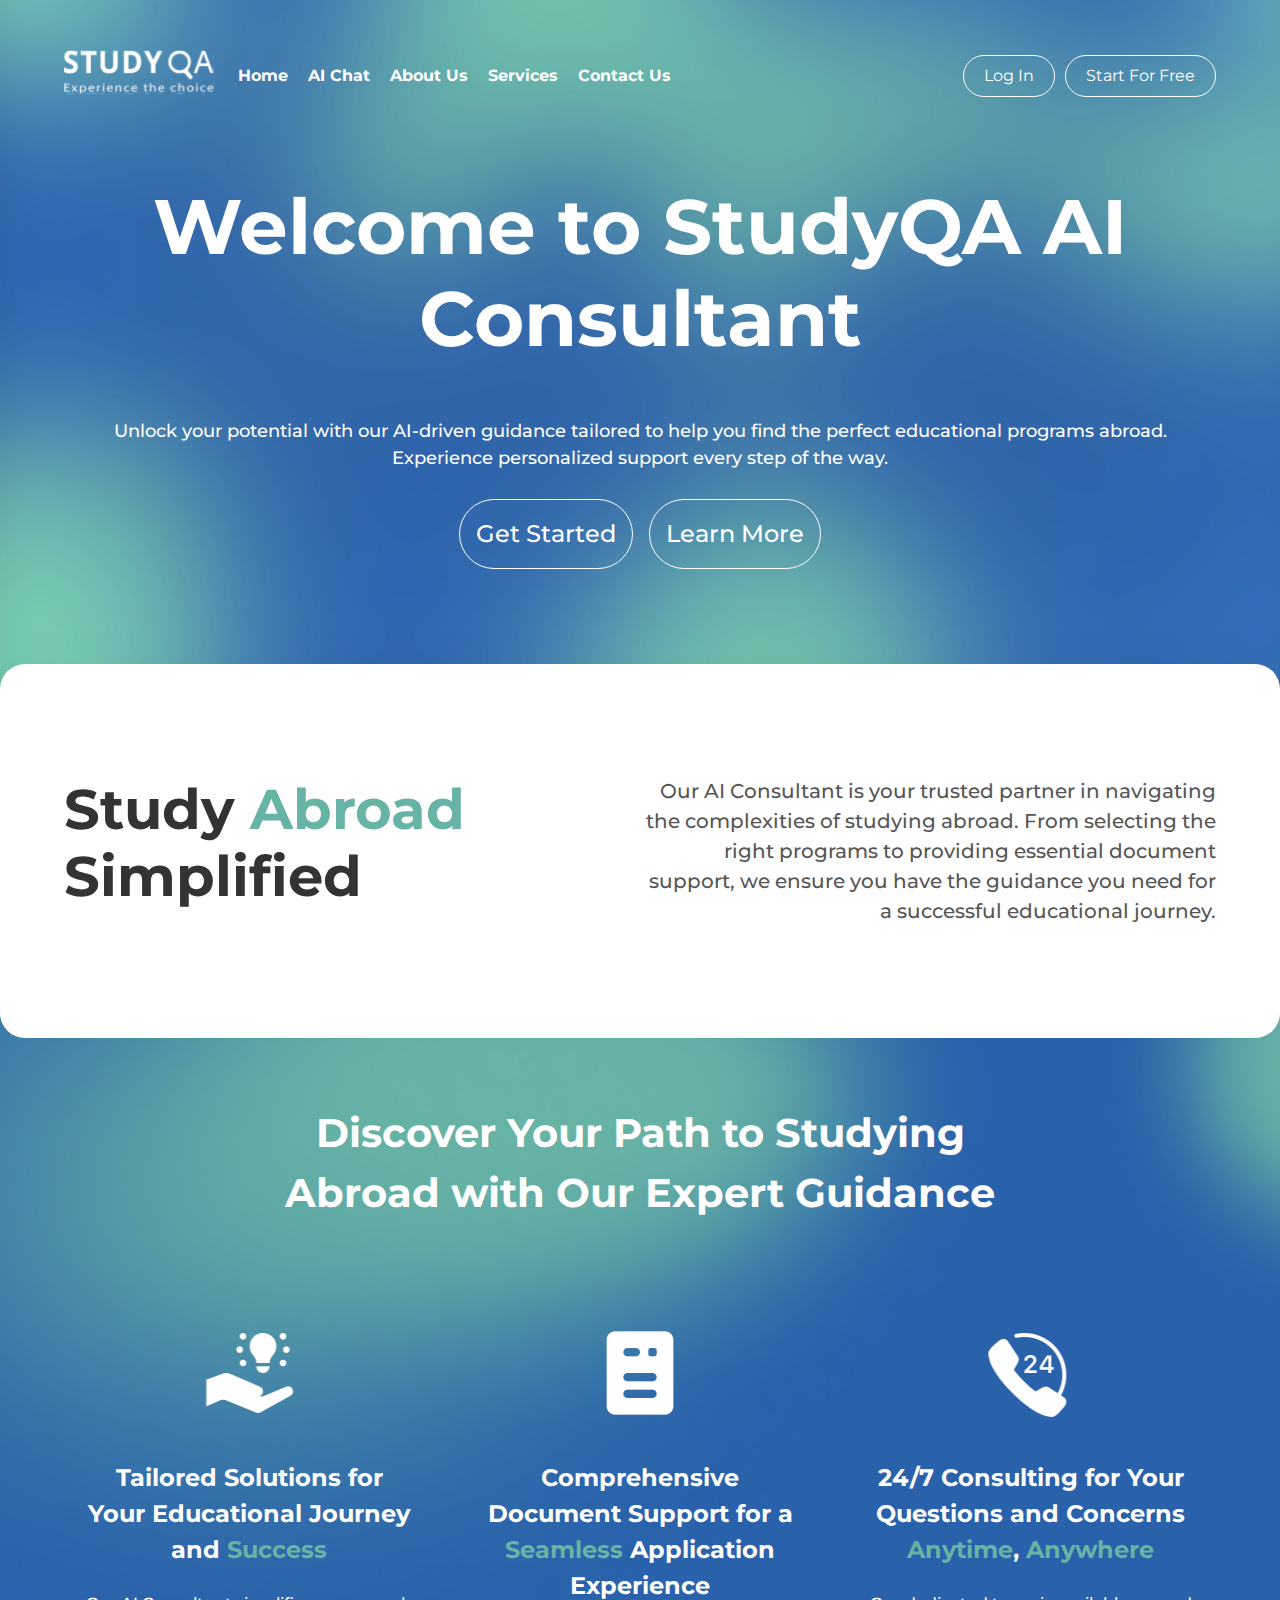
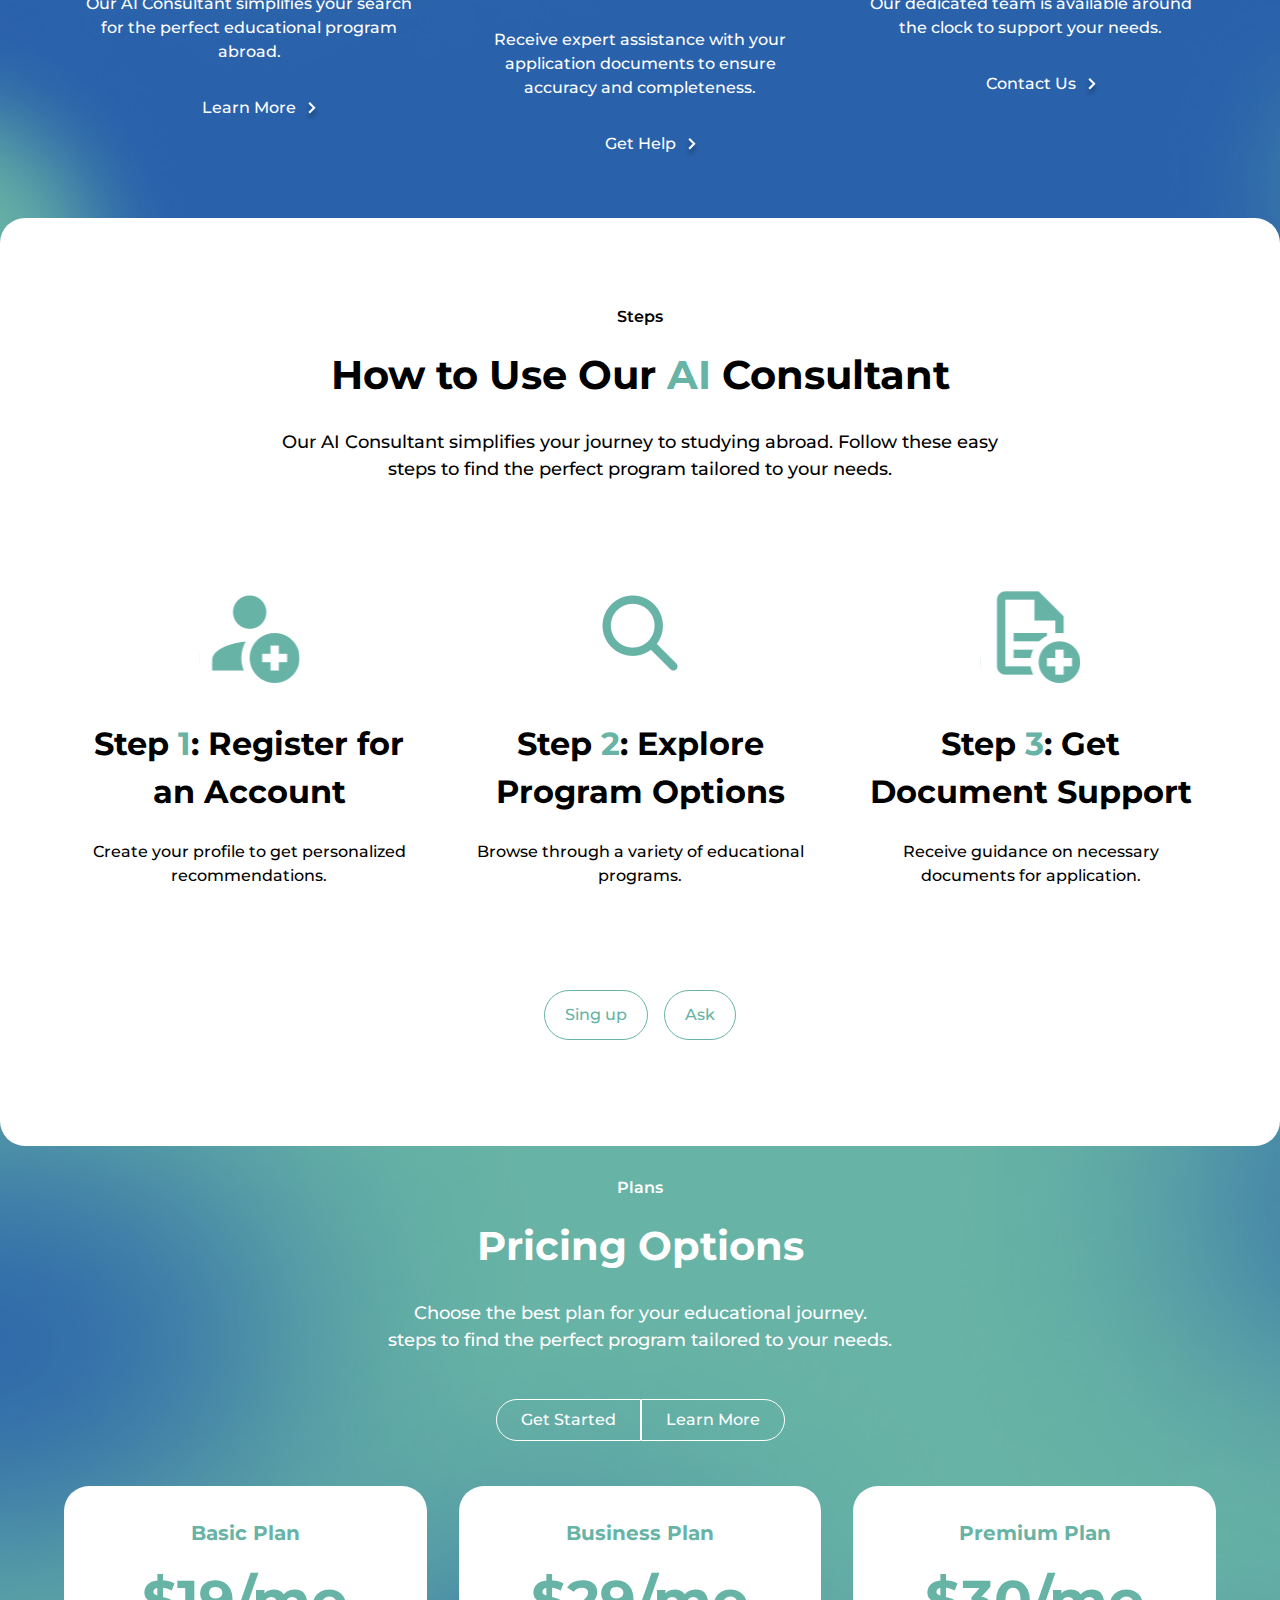
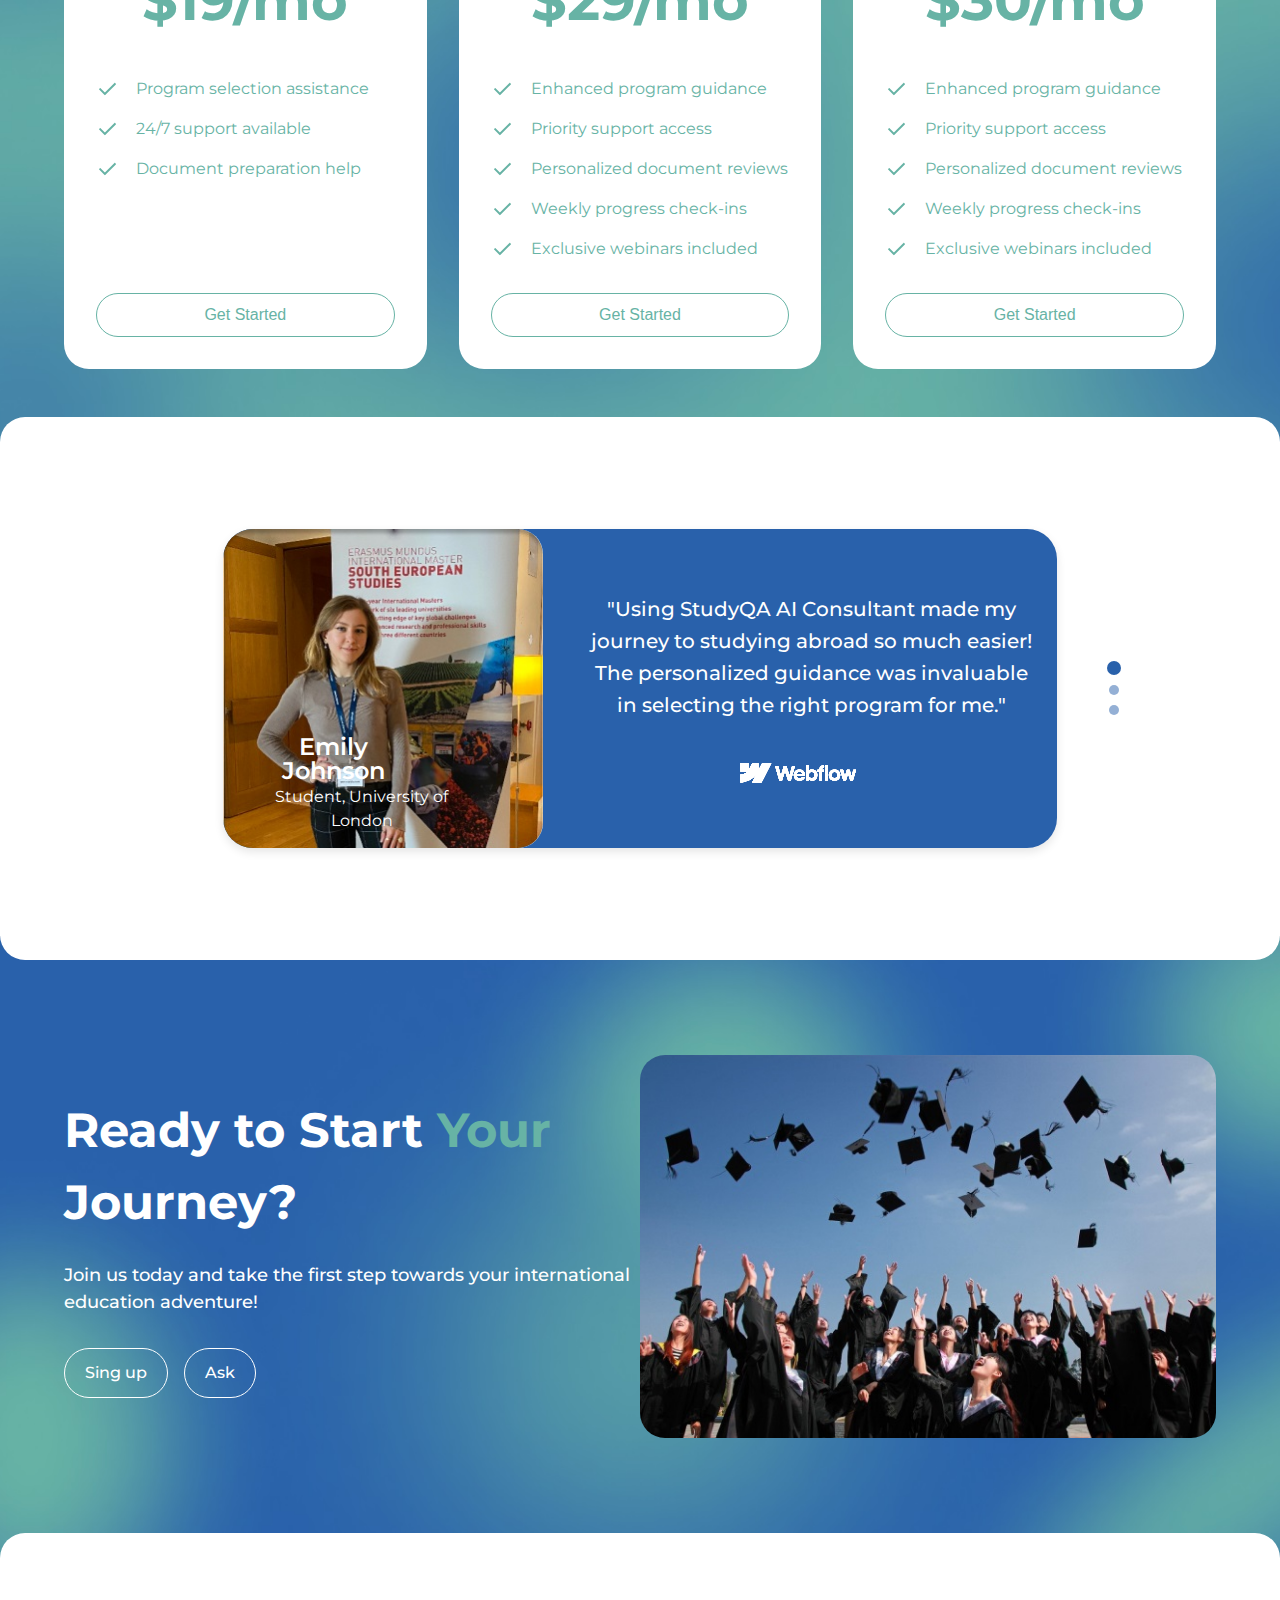
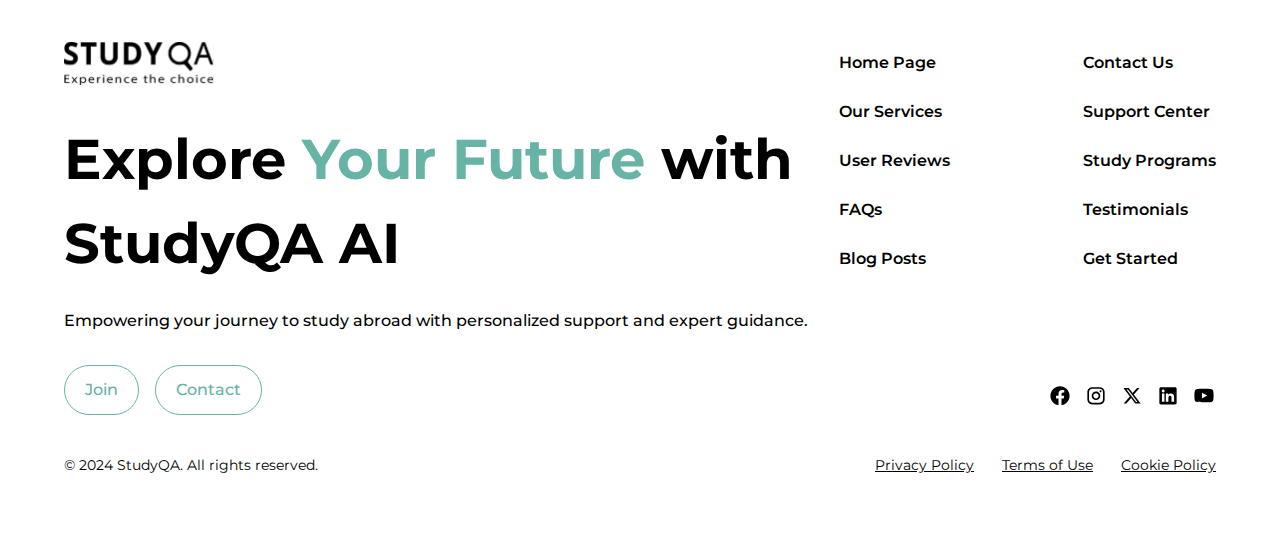
<file: index.html>
<!DOCTYPE html>
<html lang="en">
<head>
    <meta charset="UTF-8">
    <meta name="viewport" content="width=device-width, initial-scale=1.0">
    <title>Document</title>
    <link rel="stylesheet" href="mini.css">
    <link rel="stylesheet" href="fonts/fonts-mini.css">
    <script src="index.js">    </script>
</head>
<body>
    <header class="header">
      <div class="container header__inner">
        <a class="header__logo">
            <img src="img/logo.svg" alt="StudyQA" class="header__logo-img">
            <img src="img/logo_footer.svg" alt="StudyQA" class="header__logo-img-mobile">
        </a>
        <nav class="header__nav">
          <a href="#" class="header__nav-link">Home</a>
          <a href="ai_chat.html" class="header__nav-link">AI Chat</a>
          <a href="#" class="header__nav-link">About Us</a>
          <a href="services.html" class="header__nav-link">Services</a>
          <a href="#" class="header__nav-link">Contact Us</a>
        </nav>
        <div class="header__buttons">
            <p class="header__nav-text">Ready to start your journey?</p>
          <a href="registration.html" class="header__button">Log In</a>
          <a href="#" class="header__button header__button--primary">Start For Free</a>
        </div>
          <button class="header__burger header__burger-icon" type="button" data-toggle="collapse" data-target="#navbarNav" aria-controls="navbarNav" aria-expanded="false" aria-label="Toggle navigation">

                  <svg xmlns="http://www.w3.org/2000/svg" xmlns:xlink="http://www.w3.org/1999/xlink"  viewBox="0 0 17 16" >
                    <path fill-rule="evenodd"  fill="rgb(255, 255, 255)" d="M-0.000,-0.000 L17.000,-0.000 L17.000,2.000 L-0.000,2.000 L-0.000,-0.000 Z" />
                    <path fill-rule="evenodd"  fill="rgb(255, 255, 255)" d="M-0.000,7.000 L17.000,7.000 L17.000,9.000 L-0.000,9.000 L-0.000,7.000 Z"/>
                    <path fill-rule="evenodd"  fill="rgb(255, 255, 255)" d="M-0.000,14.000 L17.000,14.000 L17.000,16.000 L-0.000,16.000 L-0.000,14.000 Z"/>
                </svg>


          </button>
      </div>
    </header>
  
    <section class="hero">
      <div class="container">
        <h1 class="hero__title">Welcome to StudyQA AI Consultant</h1>
        <p class="hero__subtitle">Unlock your potential with our AI-driven guidance tailored to help you find the perfect educational programs abroad. Experience personalized support every step of the way.</p>
        <div class="hero__buttons">

          <a href="#" class="hero__button">Get Started</a>
          <a href="#" class="hero__button hero__button--secondary">Learn More</a>
        </div>
      </div>
    </section>
    <section class="section-insert section-white">
        <div class="container">
            <div class="section-insert__content">
            <h2 class="section-insert__title">Study  <b>Abroad</b> Simplified</h2>
            <p class="section-insert__description">Our AI Consultant is your trusted partner in navigating the complexities of studying abroad. From selecting the right programs to providing essential document support, we ensure you have the guidance you need for a successful educational journey.</p>
            </div>

        </div>
    </section>
    <section class="section-about">
        <div class="container">
            <h2 class="section-about__title">Discover Your Path to Studying <br>Abroad with Our Expert Guidance</h2>

            <div class="cards__content">
                <div class="card">
                    <div class="card__image">
                        <img src="img/hand_ico.svg" alt="Discover your path">
                        </div>
                    <h3 class="card__title">Tailored Solutions for Your Educational Journey and <b>Success</b> </h3>
                    <p class="card__text">Our AI Consultant simplifies your search for the perfect educational program abroad.</p>
                    <a href="#" class="card__link">Learn More</a>
                </div>
                <div class="card">
                    <div class="card__image">
                        <img src="img/list_ico.svg" alt="Discover your path">
                        </div>
                    <h3 class="card__title">Comprehensive Document Support for a  <b>Seamless</b> Application Experience</h3>
                    <p class="card__text">Receive expert assistance with your application documents to ensure accuracy and completeness.</p>
                    <a href="#" class="card__link">Get Help</a>

                </div>
                <div class="card">
                    <div class="card__image">
                        <img src="img/tel_ico.svg" alt="Discover your path">
                       </div>
                    <h3 class="card__title">24/7 Consulting for Your Questions and Concerns <b>Anytime</b>, <b>Anywhere</b></h3>
                    <p class="card__text">Our dedicated team is available around the clock to support your needs.</p>
                    <a href="#" class="card__link">Contact Us</a>
                </div>
            </div>

        </div>
    </section>
    <section class="section-steps section-white">
        <div class="container">
            <h4 class="section-steps__sub-title">Steps</h4>

            <h2 class="section-steps__title">How to Use Our <b>AI</b> Consultant</h2>
            <p class="section-steps__description">Our AI Consultant simplifies your journey to studying abroad. Follow these easy<br> steps to find the perfect program tailored to your needs.</p>
            <div class="cards__content">
                <div class="card">
                    <div class="card__image">
                        <img src="img/human_ico.svg" alt="Discover your path">
                    </div>
                    <h3 class="card__title card__title--second">Step <b>1</b>: Register for an Account</h3>
                    <p class="card__text card__text--second">Create your profile to get personalized recommendations.</p>

                </div>
                <div class="card">
                    <div class="card__image">
                        <img src="img/search_ico.svg" alt="Discover your path">
                    </div>
                    <h3 class="card__title card__title--second"> Step <b>2</b>: Explore Program Options</h3>
                    <p class="card__text card__text--second">Browse through a variety of educational programs.</p>


                </div>
                <div class="card">
                    <div class="card__image">
                        <img src="img/document_ico.svg" alt="Discover your path">
                    </div>
                    <h3 class="card__title card__title--second">Step <b>3</b>: Get Document Support</h3>
                    <p class="card__text card__text--second">Receive guidance on necessary documents for application.</p>

                </div>
            </div>
            <div class="section-steps__buttons">

                <a href="#" class="section-steps__button">Sing up</a>
                <a href="#" class="section-steps__button ">Ask</a>
            </div>
        </div>
    </section>
        <section class="section-pricing">
            <div class="container">
                <h4 class="section-pricing__sub-title">Plans</h4>
                <h2 class="section-pricing__title">Pricing Options</h2>
                <p class="section-pricing__description">Choose the best plan for your educational journey.<br> steps to find the perfect program tailored to your needs.</p>
                <div class="section-pricing__buttons">

                    <a href="#" class="section-pricing__button header__button--primary">Get Started</a>
                    <a href="#" class="section-pricing__button section-pricing__button--secondary ">Learn More</a>
                </div>
                <div class="pricing-cards__content">
                    <div class="pricing-card pricing-card__1">
                        <h3 class="pricing-card__title ">Basic Plan</h3>
                        <p class="pricing-card__price">$19/mo</p>
                        <ul class="pricing-card__list">
                            <li class="pricing-card__item">Program selection assistance</li>
                            <li class="pricing-card__item">24/7 support available</li>
                            <li class="pricing-card__item">Document preparation help</li>

                        </ul>
                        <button class="pricing-card__button">Get Started</button>

                    </div>
                    <div class="pricing-card pricing-card__2">
                        <h3 class="pricing-card__title ">Business Plan</h3>
                        <p class="pricing-card__price">$29/mo</p>
                        <ul class="pricing-card__list">
                            <li class="pricing-card__item">Enhanced program guidance</li>
                            <li class="pricing-card__item">Priority support access</li>
                            <li class="pricing-card__item">Personalized document reviews</li>
                            <li class="pricing-card__item">Weekly progress check-ins</li>
                            <li class="pricing-card__item">Exclusive webinars included</li>
                        </ul>
                        <button class="pricing-card__button">Get Started</button>

                    </div>
                    <div class="pricing-card pricing-card__3">
                        <h3 class="pricing-card__title ">Premium Plan</h3>
                        <p class="pricing-card__price">$30/mo</p>
                        <ul class="pricing-card__list">
                            <li class="pricing-card__item">Enhanced program guidance</li>
                            <li class="pricing-card__item">Priority support access</li>
                            <li class="pricing-card__item">Personalized document reviews</li>
                            <li class="pricing-card__item">Weekly progress check-ins</li>
                            <li class="pricing-card__item">Exclusive webinars included</li>
                        </ul>
                        <button class="pricing-card__button">Get Started</button>


                    </div>
                    <div class="pricing-dots">
                        <div class="pricing-dot active" ></div>
                        <div class="pricing-dot" ></div>
                        <div class="pricing-dot" ></div>
                    </div>
                </div>

            </div>
        </section>
        <section class="section-slider section-white">
            <div class="container">
                <div class="slider-container">
                    <div class="slider-images">
                        <img src="img/slide1.jpg" alt="Slide 1">
                        <img src="img/slide2.jpg" alt="Slide 2">
                        <img src="img/slide3.jpg" alt="Slide 3">

                    </div>
                    <div class="slider-texts">
                        <div class="active">
                            <h2>Emily<br> Johnson</h2>
                            <h4>Student, University of<br> London</h4>
                            <p>"Using StudyQA AI Consultant made my journey to studying abroad so much easier!
                                The personalized guidance was invaluable
                                in selecting the right program for me."</p>
                            <img src="img/webflow_ico.svg" alt="webflow_ico">
                        </div>
                        <div>
                            <h2>Emily<br> Johnson</h2>
                            <h4>Student, University of<br> London</h4>
                            <p>"Using StudyQA AI Consultant made my journey to studying abroad so much easier!
                                The personalized guidance was invaluable
                                in selecting the right program for me."</p>
                            <img src="img/webflow_ico.svg" alt="webflow_ico">
                        </div>
                        <div>
                            <h2>Emily<br> Johnson</h2>
                            <h4>Student, University of<br> London</h4>
                            <p>"Using StudyQA AI Consultant made my journey to studying abroad so much easier!
                                The personalized guidance was invaluable
                                in selecting the right program for me."</p>
                            <img src="img/webflow_ico.svg" alt="webflow_ico">
                        </div>
                    </div>
                    <div class="dots">
                        <div class="dot active" onclick="goToSlide(0)"></div>
                        <div class="dot" onclick="goToSlide(1)"></div>
                        <div class="dot" onclick="goToSlide(2)"></div>
                    </div>
                </div>
                </div>
            </div>
        </section>
    <section class="section-question">
        <div class="container">
            <div class="section-question__content">
                <div class="section-question__text-block">
                    <h2 class="section-question__title">Ready to Start <b>Your</b> Journey?</h2>
                    <p class="section-question__description">Join us today and take the first step towards your international education adventure!</p>
                    <div class="section-question__buttons">
                        <a href="#" class="section-question__button">Sing up</a>
                        <a href="#" class="section-question__button ">Ask</a>
                    </div>
                </div>
                <div class="section-question__img-block">
                    <img src="img/question_img.jpg" class="section-question__img" alt="">
                </div>

            </div>

        </div>
    </section>
    <footer class="footer">
        <div class=" container footer__container">

            <!-- Top Section -->
            <div class="footer__top">
                <div class="footer__brand">
                    <a class="footer__logo">
                        <img src="img/logo_footer.svg" alt="StudyQA" class="footer__logo-img">
                    </a>
                    <div class="footer__brand-title">Explore <b>Your Future</b> with StudyQA AI</div>
                    <div class="footer__brand-text">Empowering your journey to study abroad with personalized support and expert guidance.</div>
                    <div class="section-steps__buttons footer__buttons ">

                        <a href="#" class="section-steps__button">Join</a>
                        <a href="#" class="section-steps__button ">Contact</a>
                    </div>
                </div>
                <div class="footer__links">
                    <div class="footer__column-wrapper">
                        <div class="footer__column">
                            <a href="#" class="footer__link">Home Page</a>
                            <a href="#" class="footer__link">Our Services</a>
                            <a href="#" class="footer__link">User Reviews</a>
                            <a href="#" class="footer__link">FAQs</a>
                            <a href="#" class="footer__link">Blog Posts</a>
                        </div>
                        <div class="footer__column">
                            <a href="#" class="footer__link">Contact Us</a>
                            <a href="#" class="footer__link">Support Center</a>
                            <a href="#" class="footer__link">Study Programs</a>
                            <a href="#" class="footer__link">Testimonials</a>
                            <a href="#" class="footer__link">Get Started</a>
                        </div>
                    </div>
                    <!-- Social Media -->
                    <ul class="footer__social">
                        <li><a href="#"><img class="footer__social-icon" src="img/Facebook.svg" alt="Facebook"></a></li>
                        <li><a href="#"><img class="footer__social-icon" src="img/Instagram.svg" alt="Instagram"></a></li>
                        <li><a href="#"><img class="footer__social-icon" src="img/X.svg" alt="X"></a></li>
                        <li><a href="#"><img class="footer__social-icon" src="img/LinkedIn.svg" alt="LinkedIn"></a></li>
                        <li><a href="#"><img class="footer__social-icon" src="img/Youtube.svg" alt="Youtube"></a></li>
                    </ul>
                </div>
            </div>



            <!-- Bottom Section -->
            <div class="footer__bottom">
                <div>© 2024 StudyQA. All rights reserved.</div>
                <div>
                    <a href="#" class="footer__policy-link">Privacy Policy</a>

                    <a href="#" class="footer__policy-link">Terms of Use</a>

                    <a href="#" class="footer__policy-link">Cookie Policy</a>
                </div>
            </div>

        </div>
    </footer>

  </body>
</html>
</file>
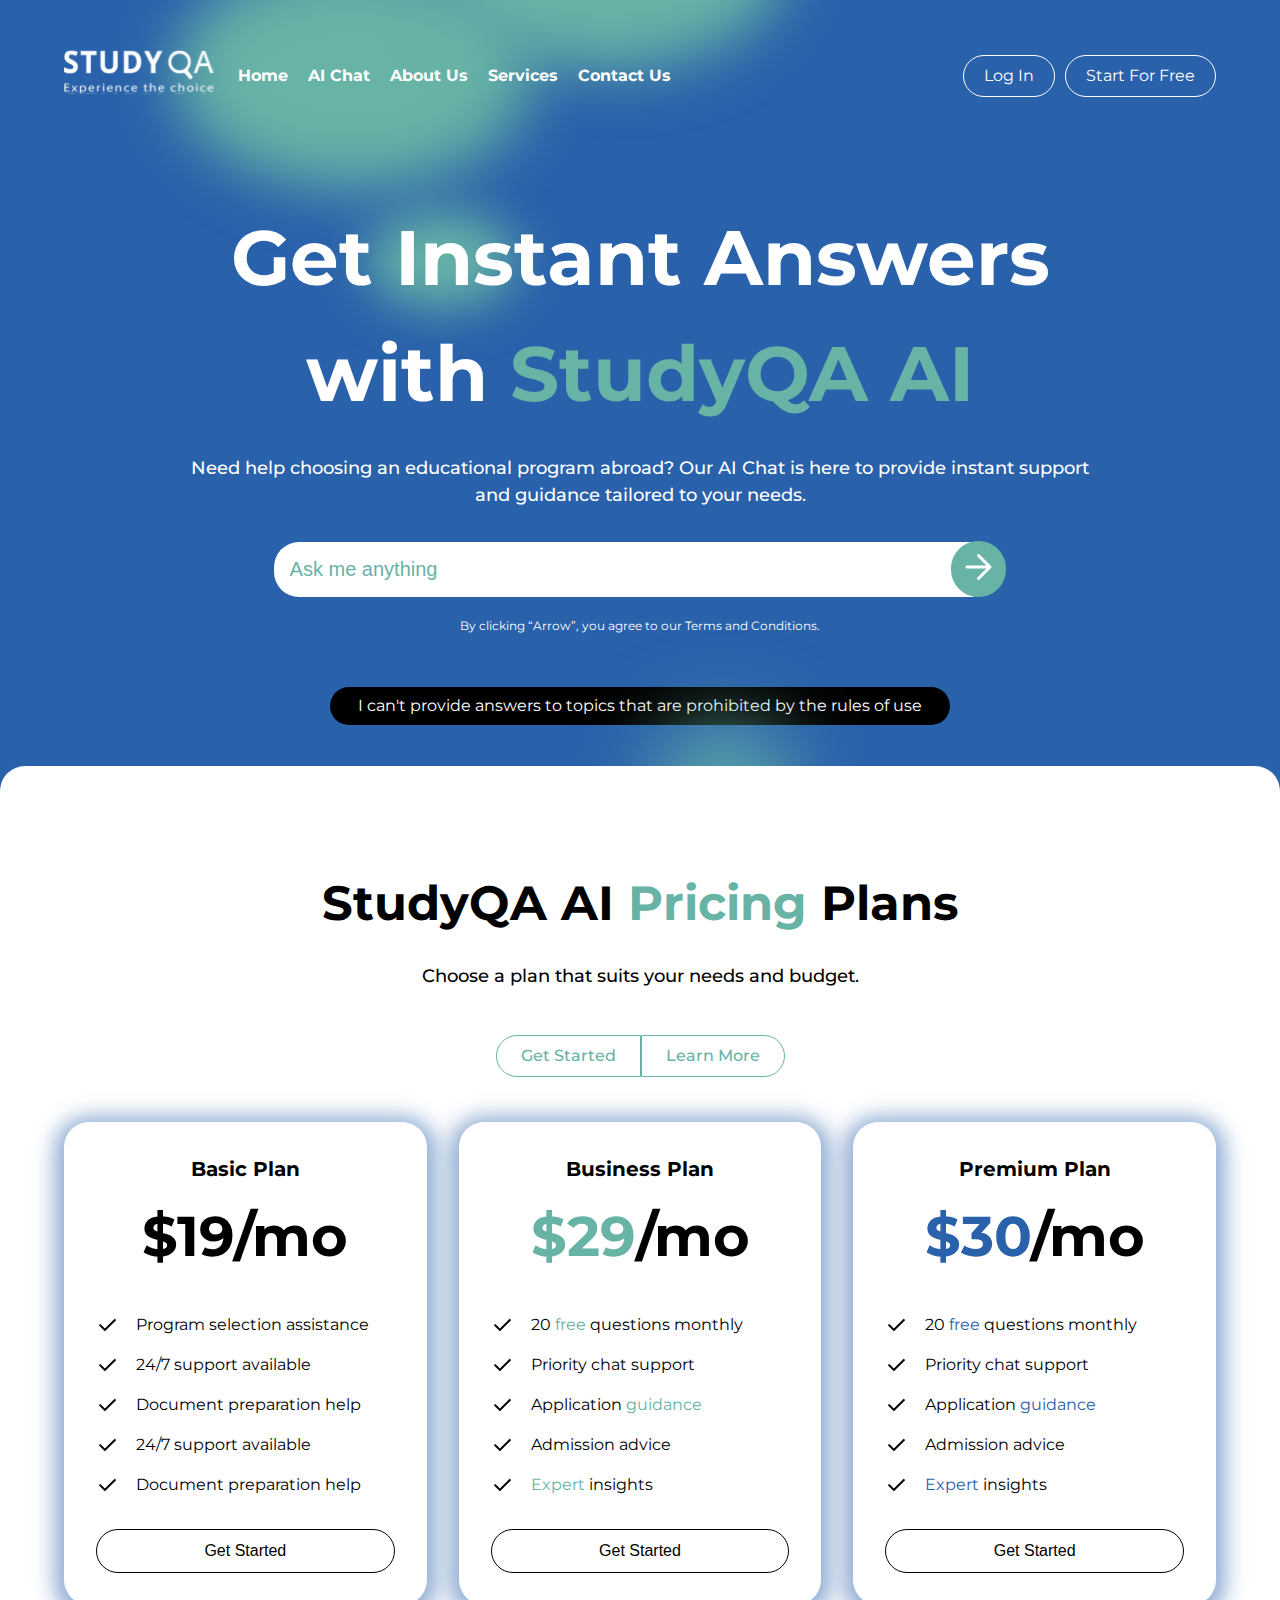
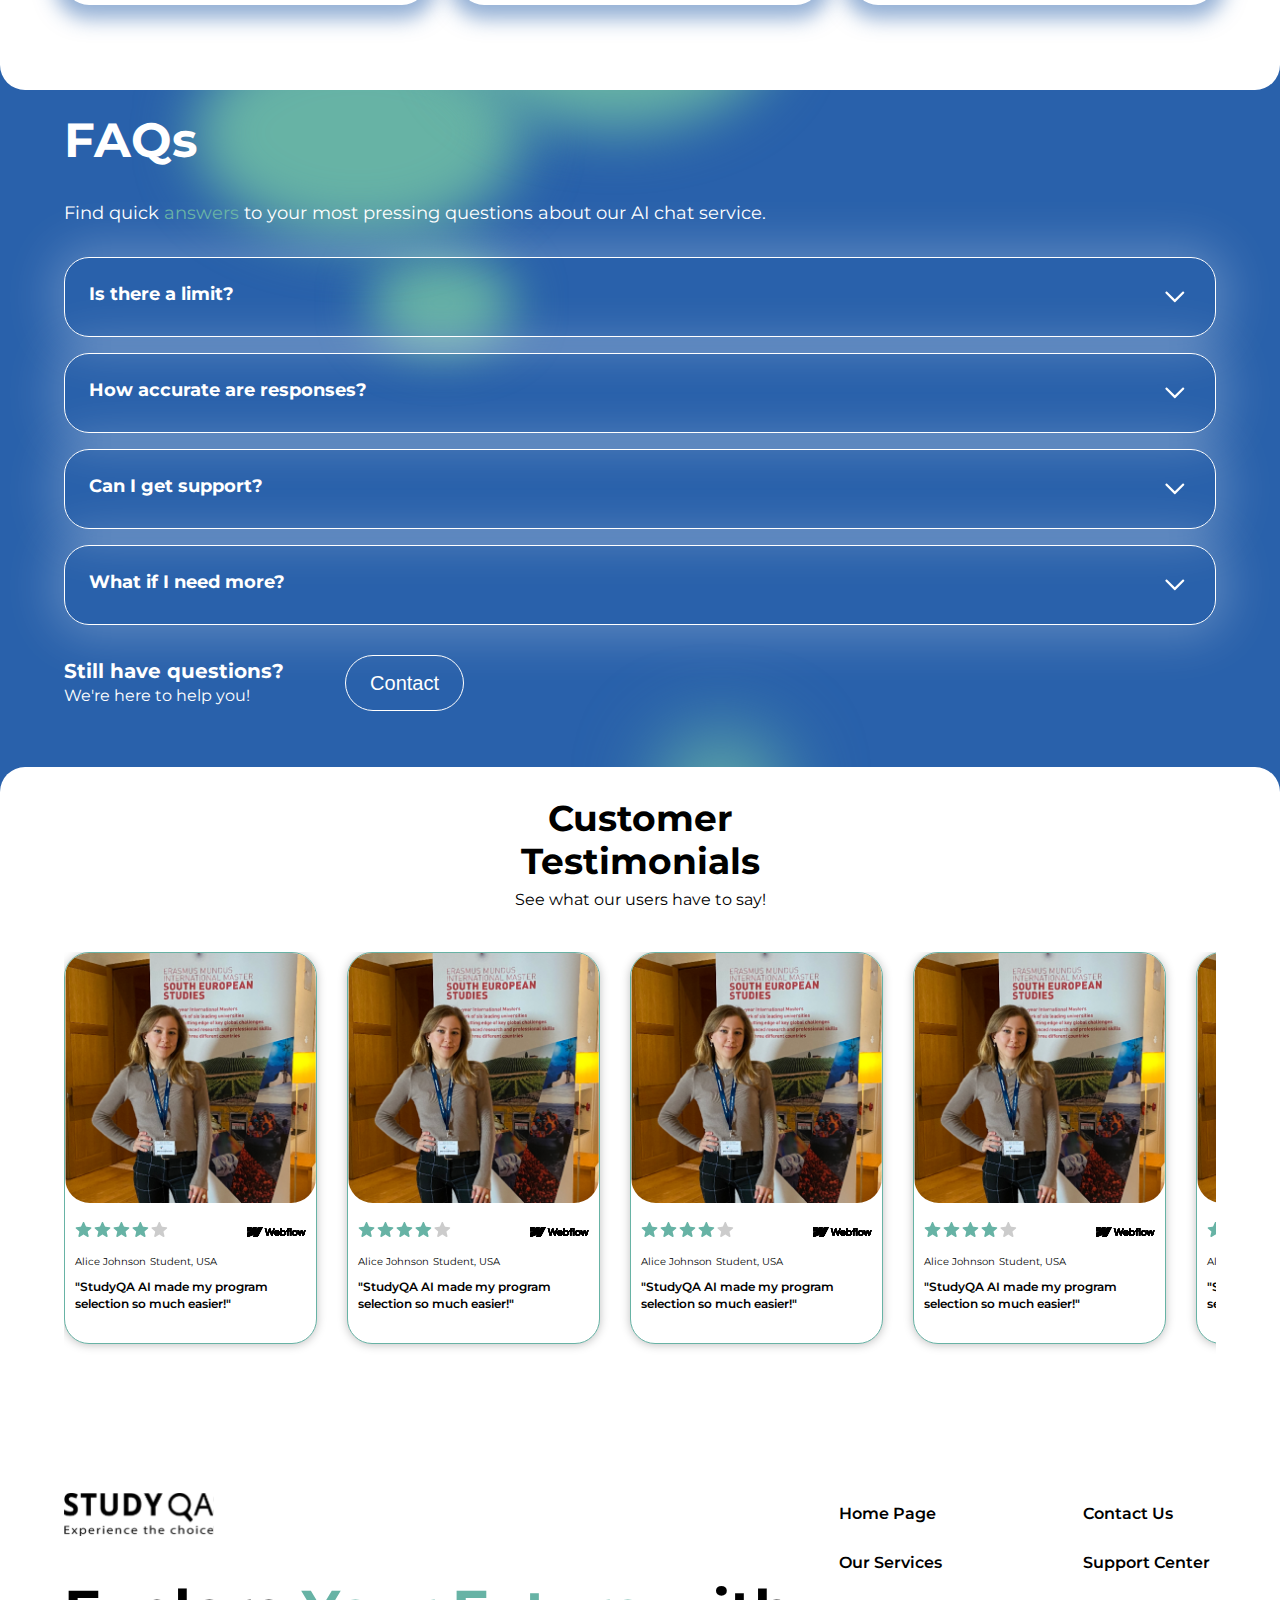
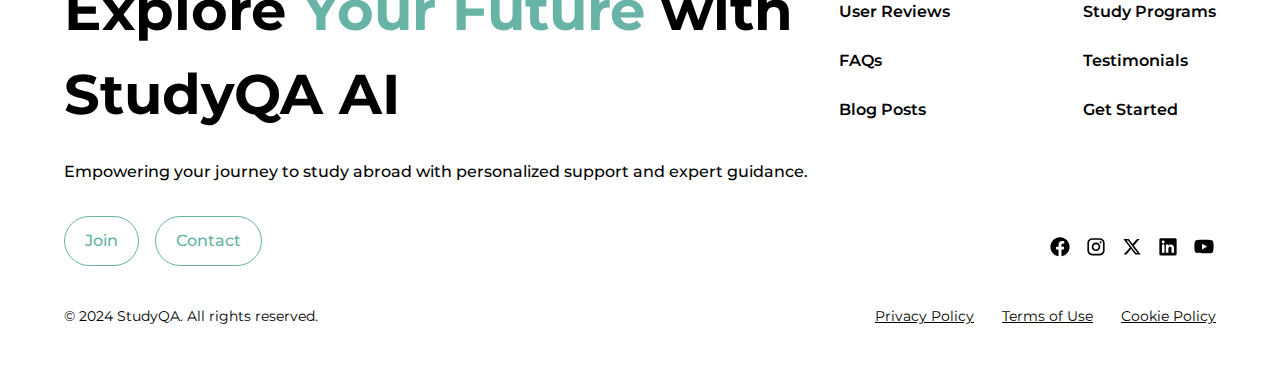
<file: ai_chat.html>
<!DOCTYPE html>
<html lang="en">
<head>
    <meta charset="UTF-8">
    <meta name="viewport" content="width=device-width, initial-scale=1.0">
    <title>Title</title>
    <link rel="stylesheet" href="mini.css">
    <link rel="stylesheet" href="fonts/fonts-mini.css">
    <script src="index.js">    </script>
</head>
<body>
<header class="header">
    <div class="container header__inner">
        <a srcclass="header__logo">
            <img src="img/logo.svg" alt="StudyQA" class="header__logo-img">
            <img src="img/logo_footer.svg" alt="StudyQA" class="header__logo-img-mobile">
        </a>
        <nav class="header__nav">
            <a href="index.html" class="header__nav-link">Home</a>
            <a href="#" class="header__nav-link">AI Chat</a>
            <a href="#" class="header__nav-link">About Us</a>
            <a href="services.html" class="header__nav-link">Services</a>
            <a href="#" class="header__nav-link">Contact Us</a>
        </nav>
        <div class="header__buttons">
            <p class="header__nav-text">Ready to start your journey?</p>
            <a href="registration.html" class="header__button">Log In</a>
            <a href="#" class="header__button header__button--primary">Start For Free</a>
        </div>
        <button class="header__burger header__burger-icon" type="button" data-toggle="collapse" data-target="#navbarNav" aria-controls="navbarNav" aria-expanded="false" aria-label="Toggle navigation">

            <svg xmlns="http://www.w3.org/2000/svg" xmlns:xlink="http://www.w3.org/1999/xlink"  viewBox="0 0 17 16" >
                <path fill-rule="evenodd"  fill="rgb(255, 255, 255)" d="M-0.000,-0.000 L17.000,-0.000 L17.000,2.000 L-0.000,2.000 L-0.000,-0.000 Z" />
                <path fill-rule="evenodd"  fill="rgb(255, 255, 255)" d="M-0.000,7.000 L17.000,7.000 L17.000,9.000 L-0.000,9.000 L-0.000,7.000 Z"/>
                <path fill-rule="evenodd"  fill="rgb(255, 255, 255)" d="M-0.000,14.000 L17.000,14.000 L17.000,16.000 L-0.000,16.000 L-0.000,14.000 Z"/>
            </svg>


        </button>
    </div>
</header>
<section class="section-registration section-registration__section-ai-chat">
    <!-- Уменьшенный эллипс -->
    <svg class="ellipse-small"  viewBox="0 0 761 447" fill="none" xmlns="http://www.w3.org/2000/svg">
        <g filter="url(#filter0_f_19_656)">
            <ellipse cx="367.333" cy="190.811" rx="150" ry="95" fill="#67B3A5" />
        </g>
        <defs>
            <filter id="filter0_f_19_656" x="-226" y="-327" width="1186.67" height="973.621" filterUnits="userSpaceOnUse" color-interpolation-filters="sRGB">
                <feFlood flood-opacity="0" result="BackgroundImageFix" />
                <feBlend mode="normal" in="SourceGraphic" in2="BackgroundImageFix" result="shape" />
                <feGaussianBlur stdDeviation="50" result="effect1_foregroundBlur_19_656" />
            </filter>
        </defs>
    </svg>
    <!-- Уменьшенный эллипс -->
    <!-- Круг -->
    <svg class="circle"  viewBox="20 40 35 314" fill="none" xmlns="http://www.w3.org/2000/svg">
        <g filter="url(#filter0_f_19_604)">
            <circle cx="74.3114" cy="250.311" r="75" fill="#67B3A5" />
        </g>
        <defs>
            <filter id="filter0_f_19_604" x="-176" y="0" width="500.623" height="500.623" filterUnits="userSpaceOnUse" color-interpolation-filters="sRGB">
                <feFlood flood-opacity="0" result="BackgroundImageFix" />
                <feBlend mode="normal" in="SourceGraphic" in2="BackgroundImageFix" result="shape" />
                <feGaussianBlur stdDeviation="50" result="effect1_foregroundBlur_19_604" />
            </filter>
        </defs>
    </svg>

    <!-- Большой эллипс -->
    <svg class="ellipse-large"  viewBox="0 0 961 647" fill="none" xmlns="http://www.w3.org/2000/svg">
        <g filter="url(#filter0_f_19_656)">
            <ellipse cx="367.333" cy="159.811" rx="293.333" ry="186.811" fill="#67B3A5" />
        </g>
        <defs>
            <filter id="filter0_f_19_656" x="-226" y="-327" width="1186.67" height="973.621" filterUnits="userSpaceOnUse" color-interpolation-filters="sRGB">
                <feFlood flood-opacity="0" result="BackgroundImageFix" />
                <feBlend mode="normal" in="SourceGraphic" in2="BackgroundImageFix" result="shape" />
                <feGaussianBlur stdDeviation="150" result="effect1_foregroundBlur_19_656" />
            </filter>
        </defs>
    </svg>
    <svg class="ellipse-large-top"  viewBox="0 0 961 647" fill="none" xmlns="http://www.w3.org/2000/svg">
        <g filter="url(#filter0_f_19_656)">
            <ellipse cx="367.333" cy="159.811" rx="293.333" ry="186.811" fill="#67B3A5" />
        </g>
        <defs>
            <filter id="filter0_f_19_656" x="-226" y="-327" width="1186.67" height="973.621" filterUnits="userSpaceOnUse" color-interpolation-filters="sRGB">
                <feFlood flood-opacity="0" result="BackgroundImageFix" />
                <feBlend mode="normal" in="SourceGraphic" in2="BackgroundImageFix" result="shape" />
                <feGaussianBlur stdDeviation="150" result="effect1_foregroundBlur_19_656" />
            </filter>
        </defs>
    </svg>
    <svg class="ellipse-large-bot"  viewBox="0 0 961 647" fill="none" xmlns="http://www.w3.org/2000/svg">
        <g filter="url(#filter0_f_19_656)">
            <ellipse cx="367.333" cy="359.811" rx="293.333" ry="186.811" fill="#67B3A5" />
        </g>
        <defs>
            <filter id="filter0_f_19_656" x="-226" y="-327" width="1186.67" height="973.621" filterUnits="userSpaceOnUse" color-interpolation-filters="sRGB">
                <feFlood flood-opacity="0" result="BackgroundImageFix" />
                <feBlend mode="normal" in="SourceGraphic" in2="BackgroundImageFix" result="shape" />
                <feGaussianBlur stdDeviation="150" result="effect1_foregroundBlur_19_656" />
            </filter>
        </defs>
    </svg>
    <div class="container">
        <div class="section-registration__content">

            <div class="section-registration__text-block">
                <h2 class="section-registration__title"> Get Instant Answers
                    with <b>StudyQA AI</b></h2>
                <p class="section-registration__description">Need help choosing an educational program abroad? Our AI Chat is here to provide instant support and guidance tailored to your needs.</p>
                <form class="registration__form">
                    <input type="email" class="registration__input" placeholder="Ask me anything" aria-label="chat" />
                    <button type="button" class="registration__button" aria-label="chat">
                        <img src="./img/arrow__button-icon.svg" alt="Иконка стрелки" class="section-ai-chat__button-icon" />
                        <span class="section-ai-chat__button-text">Click</span>
                    </button>

                </form>

                <p class="registration__policy">
                    By clicking “Arrow”, you agree to our Terms and Conditions.
                </p>

            </div>


        </div>
        <p class="section-registration__warning">I can't provide answers to topics that are prohibited by the rules of use</p>
    </div>
</section>
<section class="section-pricing section-pricing__section-white">
    <div class="container">

        <h2 class="section-pricing__title">StudyQA AI <b>Pricing</b> Plans</h2>
        <p class="section-pricing__description">Choose a plan that suits your needs and budget.</p>
        <div class="section-pricing__buttons">

            <a href="#" class="section-pricing__button header__button--primary">Get Started</a>
            <a href="#" class="section-pricing__button section-pricing__button--secondary ">Learn More</a>
        </div>
        <div class="pricing-cards__content">
            <div class="pricing-card pricing-card__1">
                <h3 class="pricing-card__title ">Basic Plan</h3>
                <p class="pricing-card__price">$19/mo</p>
                <ul class="pricing-card__list">
                    <li class="pricing-card__item">Program selection assistance</li>
                    <li class="pricing-card__item">24/7 support available</li>
                    <li class="pricing-card__item">Document preparation help</li>
                    <li class="pricing-card__item">24/7 support available</li>
                    <li class="pricing-card__item">Document preparation help</li>

                </ul>
                <button class="pricing-card__button">Get Started</button>

            </div>
            <div class="pricing-card pricing-card__2">
                <h3 class="pricing-card__title ">Business Plan</h3>
                <p class="pricing-card__price"><b>$29</b>/mo</p>
                <ul class="pricing-card__list">
                    <li class="pricing-card__item">20 <b>free</b> questions monthly</li>
                    <li class="pricing-card__item">Priority chat support</li>
                    <li class="pricing-card__item">Application <b>guidance</b></li>
                    <li class="pricing-card__item">Admission advice</li>
                    <li class="pricing-card__item"><b>Expert</b> insights</li>
                </ul>
                <button class="pricing-card__button">Get Started</button>

            </div>
            <div class="pricing-card pricing-card__3">
                <h3 class="pricing-card__title ">Premium Plan</h3>
                <p class="pricing-card__price"><span>$30</span>/mo</p>
                <ul class="pricing-card__list">
                    <li class="pricing-card__item">20 <span>free</span> questions monthly</li>
                    <li class="pricing-card__item">Priority chat support</li>
                    <li class="pricing-card__item">Application <span>guidance</span></li>
                    <li class="pricing-card__item">Admission advice</li>
                    <li class="pricing-card__item"><span>Expert</span> insights</li>
                </ul>
                <button class="pricing-card__button">Get Started</button>


            </div>
            <div class="pricing-dots">
                <div class="pricing-dot active" onclick="goToSlide(0)"></div>
                <div class="pricing-dot" onclick="goToSlide(1)"></div>
                <div class="pricing-dot" onclick="goToSlide(2)"></div>
            </div>
        </div>

    </div>
</section>

<section class="section-faq">
    <!-- Уменьшенный эллипс -->
    <svg class="ellipse-small"  viewBox="0 0 761 447" fill="none" xmlns="http://www.w3.org/2000/svg">
        <g filter="url(#filter0_f_19_656)">
            <ellipse cx="367.333" cy="190.811" rx="150" ry="95" fill="#67B3A5" />
        </g>
        <defs>
            <filter id="filter0_f_19_656" x="-226" y="-327" width="1186.67" height="973.621" filterUnits="userSpaceOnUse" color-interpolation-filters="sRGB">
                <feFlood flood-opacity="0" result="BackgroundImageFix" />
                <feBlend mode="normal" in="SourceGraphic" in2="BackgroundImageFix" result="shape" />
                <feGaussianBlur stdDeviation="50" result="effect1_foregroundBlur_19_656" />
            </filter>
        </defs>
    </svg>
    <!-- Уменьшенный эллипс -->
    <!-- Круг -->
    <svg class="circle"  viewBox="20 40 35 314" fill="none" xmlns="http://www.w3.org/2000/svg">
        <g filter="url(#filter0_f_19_604)">
            <circle cx="74.3114" cy="250.311" r="75" fill="#67B3A5" />
        </g>
        <defs>
            <filter id="filter0_f_19_604" x="-176" y="0" width="500.623" height="500.623" filterUnits="userSpaceOnUse" color-interpolation-filters="sRGB">
                <feFlood flood-opacity="0" result="BackgroundImageFix" />
                <feBlend mode="normal" in="SourceGraphic" in2="BackgroundImageFix" result="shape" />
                <feGaussianBlur stdDeviation="50" result="effect1_foregroundBlur_19_604" />
            </filter>
        </defs>
    </svg>

    <!-- Большой эллипс -->
    <svg class="ellipse-large"  viewBox="0 0 961 647" fill="none" xmlns="http://www.w3.org/2000/svg">
        <g filter="url(#filter0_f_19_656)">
            <ellipse cx="367.333" cy="159.811" rx="293.333" ry="186.811" fill="#67B3A5" />
        </g>
        <defs>
            <filter id="filter0_f_19_656" x="-226" y="-327" width="1186.67" height="973.621" filterUnits="userSpaceOnUse" color-interpolation-filters="sRGB">
                <feFlood flood-opacity="0" result="BackgroundImageFix" />
                <feBlend mode="normal" in="SourceGraphic" in2="BackgroundImageFix" result="shape" />
                <feGaussianBlur stdDeviation="150" result="effect1_foregroundBlur_19_656" />
            </filter>
        </defs>
    </svg>
    <svg class="ellipse-large-top"  viewBox="0 0 961 647" fill="none" xmlns="http://www.w3.org/2000/svg">
        <g filter="url(#filter0_f_19_656)">
            <ellipse cx="367.333" cy="159.811" rx="293.333" ry="186.811" fill="#67B3A5" />
        </g>
        <defs>
            <filter id="filter0_f_19_656" x="-226" y="-327" width="1186.67" height="973.621" filterUnits="userSpaceOnUse" color-interpolation-filters="sRGB">
                <feFlood flood-opacity="0" result="BackgroundImageFix" />
                <feBlend mode="normal" in="SourceGraphic" in2="BackgroundImageFix" result="shape" />
                <feGaussianBlur stdDeviation="150" result="effect1_foregroundBlur_19_656" />
            </filter>
        </defs>
    </svg>
    <svg class="ellipse-large-bot"  viewBox="0 0 961 647" fill="none" xmlns="http://www.w3.org/2000/svg">
        <g filter="url(#filter0_f_19_656)">
            <ellipse cx="367.333" cy="359.811" rx="293.333" ry="186.811" fill="#67B3A5" />
        </g>
        <defs>
            <filter id="filter0_f_19_656" x="-226" y="-327" width="1186.67" height="973.621" filterUnits="userSpaceOnUse" color-interpolation-filters="sRGB">
                <feFlood flood-opacity="0" result="BackgroundImageFix" />
                <feBlend mode="normal" in="SourceGraphic" in2="BackgroundImageFix" result="shape" />
                <feGaussianBlur stdDeviation="150" result="effect1_foregroundBlur_19_656" />
            </filter>
        </defs>
    </svg>
    <div class="container">
        <h2 class="section-faq__title">FAQs</h2>
        <p class="section-faq__subtitle">Find quick <span>answers</span> to your most pressing questions about our AI chat service.</p>

        <div class="faq-content">
            <ul class="faq-content-ul">
                <li class="faq-content-li">
                    <div class="faq-title">
                        <p> Is there a limit?</p>
                        <svg width="32" height="32" viewBox="0 0 32 32" fill="none" xmlns="http://www.w3.org/2000/svg">
                            <path class="arrowdown" fill-rule="evenodd" clip-rule="evenodd" d="M16.4227 20.8982C16.0913 21.2295 15.5541 21.2295 15.2227 20.8982L6.57129 12.2467C6.23991 11.9153 6.23991 11.3781 6.57129 11.0467L6.97132 10.6466C7.3027 10.3152 7.83999 10.3152 8.17138 10.6466L15.8227 18.298L23.4741 10.6466C23.8055 10.3152 24.3427 10.3152 24.6741 10.6466L25.0742 11.0467C25.4056 11.3781 25.4056 11.9153 25.0742 12.2467L16.4227 20.8982Z" fill="white" />
                        </svg>
                    </div>
                    <div class="faq-content-text">

                        Yes, you can ask a limited number of questions for free. Once you reach this limit, you can explore our pricing plans for additional access. We aim to provide you with the best support possible.
                    </div>
                </li>
                <li class="faq-content-li">
                    <div class="faq-title">
                        <p>How accurate are responses?
                        </p>
                        <svg width="32" height="32" viewBox="0 0 32 32" fill="none" xmlns="http://www.w3.org/2000/svg">
                            <path class="arrowdown" fill-rule="evenodd" clip-rule="evenodd" d="M16.4227 20.8982C16.0913 21.2295 15.5541 21.2295 15.2227 20.8982L6.57129 12.2467C6.23991 11.9153 6.23991 11.3781 6.57129 11.0467L6.97132 10.6466C7.3027 10.3152 7.83999 10.3152 8.17138 10.6466L15.8227 18.298L23.4741 10.6466C23.8055 10.3152 24.3427 10.3152 24.6741 10.6466L25.0742 11.0467C25.4056 11.3781 25.4056 11.9153 25.0742 12.2467L16.4227 20.8982Z" fill="white" />
                        </svg>
                    </div>
                    <div class="faq-content-text">
                        Our AI is trained on a vast database of educational information, ensuring high accuracy in responses. However, we recommend verifying critical details with official sources. Your success is our priority!
                    </div>
                </li>
                <li class="faq-content-li">
                    <div class="faq-title">
                        <p>Can I get support?</p>
                        <svg width="32" height="32" viewBox="0 0 32 32" fill="none" xmlns="http://www.w3.org/2000/svg">
                            <path class="arrowdown"  d="M16.4227 20.8982C16.0913 21.2295 15.5541 21.2295 15.2227 20.8982L6.57129 12.2467C6.23991 11.9153 6.23991 11.3781 6.57129 11.0467L6.97132 10.6466C7.3027 10.3152 7.83999 10.3152 8.17138 10.6466L15.8227 18.298L23.4741 10.6466C23.8055 10.3152 24.3427 10.3152 24.6741 10.6466L25.0742 11.0467C25.4056 11.3781 25.4056 11.9153 25.0742 12.2467L16.4227 20.8982Z" fill="white" />
                        </svg>
                    </div>
                    <div class="faq-content-text">
                        Absolutely! If you need further assistance, our support team is just a click away. You can reach out through our contact page for personalized help. We're here to guide you every step of the way.
                    </div>
                </li>
                <li class="faq-content-li">
                    <div class="faq-title">
                        <p>What if I need more?</p>
                        <svg width="32" height="32" viewBox="0 0 32 32" fill="none" xmlns="http://www.w3.org/2000/svg">
                            <path class="arrowdown" fill-rule="evenodd" clip-rule="evenodd" d="M16.4227 20.8982C16.0913 21.2295 15.5541 21.2295 15.2227 20.8982L6.57129 12.2467C6.23991 11.9153 6.23991 11.3781 6.57129 11.0467L6.97132 10.6466C7.3027 10.3152 7.83999 10.3152 8.17138 10.6466L15.8227 18.298L23.4741 10.6466C23.8055 10.3152 24.3427 10.3152 24.6741 10.6466L25.0742 11.0467C25.4056 11.3781 25.4056 11.9153 25.0742 12.2467L16.4227 20.8982Z" fill="white" />
                        </svg>
                    </div>
                    <div class="faq-content-text">
                        For more in-depth assistance, consider subscribing to our premium plans. These plans offer unlimited questions and personalized support from our experts. Unlock the full potential of your study abroad journey!
                    </div>
                </li>
            </ul>
        </div>
        <div class="faq-button-group">
            <div class="faq-button-group__text">
                <h4 class="faq-button-group__title">Still have questions?</h4>
                <p class="faq-button-group__subtitle">We're here to help you!</p>
            </div>
            <button class="faq-button-group__button">Contact</button>
        </div>
    </div>
</section>
<section class="section-scroll-bar">
    <div class="container">
        <div class="section-scroll-bar__title">Customer<br> Testimonials</div>
        <div class="section-scroll-bar__subtitle">See what our users have to say!</div>
        <div class="scroll-bar-wrapper ">
            <div class="scroll-bar-card">
                <img class="scroll-bar__img" src="img/scroll-bar-img1.png" alt="">
                <div class="scroll-bar-card__img-group">
                    <div class="star-group-block">
                        <svg width="93" height="15" viewBox="0 0 93 15" fill="none" xmlns="http://www.w3.org/2000/svg">
                            <path d="M7.80282 0.486272C8.0742 -0.162091 8.99848 -0.162091 9.26986 0.486274L10.8715 4.31303C10.986 4.58637 11.2447 4.77313 11.5416 4.79678L15.699 5.12799C16.4034 5.18411 16.689 6.05763 16.1523 6.51446L12.9848 9.2107C12.7586 9.40331 12.6598 9.70552 12.7289 9.99343L13.6966 14.0249C13.8605 14.7079 13.1128 15.2478 12.5098 14.8818L8.95044 12.7214C8.69621 12.5671 8.37647 12.5671 8.12224 12.7214L4.56291 14.8818C3.95985 15.2478 3.21209 14.7079 3.37605 14.0249L4.34378 9.99343C4.4129 9.70552 4.31409 9.40331 4.08786 9.2107L0.920335 6.51446C0.383666 6.05763 0.669287 5.18411 1.37367 5.12799L5.53109 4.79678C5.82805 4.77313 6.08672 4.58637 6.20113 4.31303L7.80282 0.486272Z" fill="#67B3A5" />
                            <path d="M26.7503 0.486272C27.0217 -0.162091 27.946 -0.162091 28.2174 0.486274L29.819 4.31303C29.9335 4.58637 30.1922 4.77313 30.4891 4.79678L34.6465 5.12799C35.3509 5.18411 35.6365 6.05763 35.0998 6.51446L31.9324 9.2107C31.7061 9.40331 31.6073 9.70552 31.6764 9.99343L32.6441 14.0249C32.8081 14.7079 32.0603 15.2478 31.4573 14.8818L27.898 12.7214C27.6437 12.5671 27.324 12.5671 27.0698 12.7214L23.5104 14.8818C22.9074 15.2478 22.1596 14.7079 22.3236 14.0249L23.2913 9.99343C23.3604 9.70552 23.2616 9.40331 23.0354 9.2107L19.8678 6.51446C19.3312 6.05763 19.6168 5.18411 20.3212 5.12799L24.4786 4.79678C24.7756 4.77313 25.0342 4.58637 25.1486 4.31303L26.7503 0.486272Z" fill="#67B3A5" />
                            <path d="M45.6976 0.486272C45.969 -0.162091 46.8933 -0.162091 47.1646 0.486274L48.7663 4.31303C48.8808 4.58637 49.1394 4.77313 49.4364 4.79678L53.5937 5.12799C54.2981 5.18411 54.5837 6.05763 54.0471 6.51446L50.8796 9.2107C50.6534 9.40331 50.5545 9.70552 50.6237 9.99343L51.5914 14.0249C51.7553 14.7079 51.0076 15.2478 50.4045 14.8818L46.8452 12.7214C46.591 12.5671 46.2712 12.5671 46.017 12.7214L42.4577 14.8818C41.8546 15.2478 41.1069 14.7079 41.2708 14.0249L42.2386 9.99343C42.3077 9.70552 42.2089 9.40331 41.9826 9.2107L38.8151 6.51446C38.2784 6.05763 38.5641 5.18411 39.2684 5.12799L43.4259 4.79678C43.7228 4.77313 43.9815 4.58637 44.0959 4.31303L45.6976 0.486272Z" fill="#67B3A5" />
                            <path d="M64.6449 0.486272C64.9162 -0.162091 65.8405 -0.162091 66.1119 0.486274L67.7136 4.31303C67.828 4.58637 68.0867 4.77313 68.3836 4.79678L72.541 5.12799C73.2454 5.18411 73.531 6.05763 72.9943 6.51446L69.8269 9.2107C69.6007 9.40331 69.5018 9.70552 69.5709 9.99343L70.5386 14.0249C70.7026 14.7079 69.9549 15.2478 69.3518 14.8818L65.7925 12.7214C65.5382 12.5671 65.2185 12.5671 64.9643 12.7214L61.4049 14.8818C60.8019 15.2478 60.0541 14.7079 60.2181 14.0249L61.1858 9.99343C61.2549 9.70552 61.1561 9.40331 60.9299 9.2107L57.7624 6.51446C57.2257 6.05763 57.5113 5.18411 58.2157 5.12799L62.3731 4.79678C62.6701 4.77313 62.9288 4.58637 63.0432 4.31303L64.6449 0.486272Z" fill="#67B3A5" />
                            <path d="M83.5921 0.486272C83.8635 -0.162091 84.7878 -0.162091 85.0592 0.486274L86.6608 4.31303C86.7753 4.58637 87.034 4.77313 87.3309 4.79678L91.4883 5.12799C92.1927 5.18411 92.4783 6.05763 91.9416 6.51446L88.7742 9.2107C88.5479 9.40331 88.4491 9.70552 88.5182 9.99343L89.4859 14.0249C89.6499 14.7079 88.9021 15.2478 88.2991 14.8818L84.7397 12.7214C84.4855 12.5671 84.1658 12.5671 83.9115 12.7214L80.3522 14.8818C79.7492 15.2478 79.0014 14.7079 79.1654 14.0249L80.1331 9.99343C80.2022 9.70552 80.1034 9.40331 79.8772 9.2107L76.7096 6.51446C76.173 6.05763 76.4586 5.18411 77.163 5.12799L81.3204 4.79678C81.6174 4.77313 81.876 4.58637 81.9904 4.31303L83.5921 0.486272Z" fill="#CCCCCC" />
                        </svg>
                    </div>
                    <img class="webflow-ico-black"src="img/webflow_ico.svg" alt="webflow_ico">
                </div>
                <div class="scroll-bar-card__texts">
                        <div class="scroll-bar-card__title-group">
                            <h2 class="scroll-bar-card__title">Alice Johnson</h2>
                            <h4 class="scroll-bar-card__subtitle">Student, USA</h4>
                        </div>
                        <p class="scroll-bar-card__text">"StudyQA AI made my program selection so much easier!"</p>
                </div>
            </div>
            <div class="scroll-bar-card">
                <img class="scroll-bar__img" src="img/scroll-bar-img1.png" alt="">
                <div class="scroll-bar-card__img-group">
                    <div class="star-group-block">
                        <svg width="93" height="15" viewBox="0 0 93 15" fill="none" xmlns="http://www.w3.org/2000/svg">
                            <path d="M7.80282 0.486272C8.0742 -0.162091 8.99848 -0.162091 9.26986 0.486274L10.8715 4.31303C10.986 4.58637 11.2447 4.77313 11.5416 4.79678L15.699 5.12799C16.4034 5.18411 16.689 6.05763 16.1523 6.51446L12.9848 9.2107C12.7586 9.40331 12.6598 9.70552 12.7289 9.99343L13.6966 14.0249C13.8605 14.7079 13.1128 15.2478 12.5098 14.8818L8.95044 12.7214C8.69621 12.5671 8.37647 12.5671 8.12224 12.7214L4.56291 14.8818C3.95985 15.2478 3.21209 14.7079 3.37605 14.0249L4.34378 9.99343C4.4129 9.70552 4.31409 9.40331 4.08786 9.2107L0.920335 6.51446C0.383666 6.05763 0.669287 5.18411 1.37367 5.12799L5.53109 4.79678C5.82805 4.77313 6.08672 4.58637 6.20113 4.31303L7.80282 0.486272Z" fill="#67B3A5" />
                            <path d="M26.7503 0.486272C27.0217 -0.162091 27.946 -0.162091 28.2174 0.486274L29.819 4.31303C29.9335 4.58637 30.1922 4.77313 30.4891 4.79678L34.6465 5.12799C35.3509 5.18411 35.6365 6.05763 35.0998 6.51446L31.9324 9.2107C31.7061 9.40331 31.6073 9.70552 31.6764 9.99343L32.6441 14.0249C32.8081 14.7079 32.0603 15.2478 31.4573 14.8818L27.898 12.7214C27.6437 12.5671 27.324 12.5671 27.0698 12.7214L23.5104 14.8818C22.9074 15.2478 22.1596 14.7079 22.3236 14.0249L23.2913 9.99343C23.3604 9.70552 23.2616 9.40331 23.0354 9.2107L19.8678 6.51446C19.3312 6.05763 19.6168 5.18411 20.3212 5.12799L24.4786 4.79678C24.7756 4.77313 25.0342 4.58637 25.1486 4.31303L26.7503 0.486272Z" fill="#67B3A5" />
                            <path d="M45.6976 0.486272C45.969 -0.162091 46.8933 -0.162091 47.1646 0.486274L48.7663 4.31303C48.8808 4.58637 49.1394 4.77313 49.4364 4.79678L53.5937 5.12799C54.2981 5.18411 54.5837 6.05763 54.0471 6.51446L50.8796 9.2107C50.6534 9.40331 50.5545 9.70552 50.6237 9.99343L51.5914 14.0249C51.7553 14.7079 51.0076 15.2478 50.4045 14.8818L46.8452 12.7214C46.591 12.5671 46.2712 12.5671 46.017 12.7214L42.4577 14.8818C41.8546 15.2478 41.1069 14.7079 41.2708 14.0249L42.2386 9.99343C42.3077 9.70552 42.2089 9.40331 41.9826 9.2107L38.8151 6.51446C38.2784 6.05763 38.5641 5.18411 39.2684 5.12799L43.4259 4.79678C43.7228 4.77313 43.9815 4.58637 44.0959 4.31303L45.6976 0.486272Z" fill="#67B3A5" />
                            <path d="M64.6449 0.486272C64.9162 -0.162091 65.8405 -0.162091 66.1119 0.486274L67.7136 4.31303C67.828 4.58637 68.0867 4.77313 68.3836 4.79678L72.541 5.12799C73.2454 5.18411 73.531 6.05763 72.9943 6.51446L69.8269 9.2107C69.6007 9.40331 69.5018 9.70552 69.5709 9.99343L70.5386 14.0249C70.7026 14.7079 69.9549 15.2478 69.3518 14.8818L65.7925 12.7214C65.5382 12.5671 65.2185 12.5671 64.9643 12.7214L61.4049 14.8818C60.8019 15.2478 60.0541 14.7079 60.2181 14.0249L61.1858 9.99343C61.2549 9.70552 61.1561 9.40331 60.9299 9.2107L57.7624 6.51446C57.2257 6.05763 57.5113 5.18411 58.2157 5.12799L62.3731 4.79678C62.6701 4.77313 62.9288 4.58637 63.0432 4.31303L64.6449 0.486272Z" fill="#67B3A5" />
                            <path d="M83.5921 0.486272C83.8635 -0.162091 84.7878 -0.162091 85.0592 0.486274L86.6608 4.31303C86.7753 4.58637 87.034 4.77313 87.3309 4.79678L91.4883 5.12799C92.1927 5.18411 92.4783 6.05763 91.9416 6.51446L88.7742 9.2107C88.5479 9.40331 88.4491 9.70552 88.5182 9.99343L89.4859 14.0249C89.6499 14.7079 88.9021 15.2478 88.2991 14.8818L84.7397 12.7214C84.4855 12.5671 84.1658 12.5671 83.9115 12.7214L80.3522 14.8818C79.7492 15.2478 79.0014 14.7079 79.1654 14.0249L80.1331 9.99343C80.2022 9.70552 80.1034 9.40331 79.8772 9.2107L76.7096 6.51446C76.173 6.05763 76.4586 5.18411 77.163 5.12799L81.3204 4.79678C81.6174 4.77313 81.876 4.58637 81.9904 4.31303L83.5921 0.486272Z" fill="#CCCCCC" />
                        </svg>
                    </div>
                    <img class="webflow-ico-black"src="img/webflow_ico.svg" alt="webflow_ico">
                </div>
                <div class="scroll-bar-card__texts">
                        <div class="scroll-bar-card__title-group">
                            <h2 class="scroll-bar-card__title">Alice Johnson</h2>
                            <h4 class="scroll-bar-card__subtitle">Student, USA</h4>
                        </div>
                        <p class="scroll-bar-card__text">"StudyQA AI made my program selection so much easier!"</p>
                </div>
            </div>
            <div class="scroll-bar-card">
                <img class="scroll-bar__img" src="img/scroll-bar-img1.png" alt="">
                <div class="scroll-bar-card__img-group">
                    <div class="star-group-block">
                        <svg width="93" height="15" viewBox="0 0 93 15" fill="none" xmlns="http://www.w3.org/2000/svg">
                            <path d="M7.80282 0.486272C8.0742 -0.162091 8.99848 -0.162091 9.26986 0.486274L10.8715 4.31303C10.986 4.58637 11.2447 4.77313 11.5416 4.79678L15.699 5.12799C16.4034 5.18411 16.689 6.05763 16.1523 6.51446L12.9848 9.2107C12.7586 9.40331 12.6598 9.70552 12.7289 9.99343L13.6966 14.0249C13.8605 14.7079 13.1128 15.2478 12.5098 14.8818L8.95044 12.7214C8.69621 12.5671 8.37647 12.5671 8.12224 12.7214L4.56291 14.8818C3.95985 15.2478 3.21209 14.7079 3.37605 14.0249L4.34378 9.99343C4.4129 9.70552 4.31409 9.40331 4.08786 9.2107L0.920335 6.51446C0.383666 6.05763 0.669287 5.18411 1.37367 5.12799L5.53109 4.79678C5.82805 4.77313 6.08672 4.58637 6.20113 4.31303L7.80282 0.486272Z" fill="#67B3A5" />
                            <path d="M26.7503 0.486272C27.0217 -0.162091 27.946 -0.162091 28.2174 0.486274L29.819 4.31303C29.9335 4.58637 30.1922 4.77313 30.4891 4.79678L34.6465 5.12799C35.3509 5.18411 35.6365 6.05763 35.0998 6.51446L31.9324 9.2107C31.7061 9.40331 31.6073 9.70552 31.6764 9.99343L32.6441 14.0249C32.8081 14.7079 32.0603 15.2478 31.4573 14.8818L27.898 12.7214C27.6437 12.5671 27.324 12.5671 27.0698 12.7214L23.5104 14.8818C22.9074 15.2478 22.1596 14.7079 22.3236 14.0249L23.2913 9.99343C23.3604 9.70552 23.2616 9.40331 23.0354 9.2107L19.8678 6.51446C19.3312 6.05763 19.6168 5.18411 20.3212 5.12799L24.4786 4.79678C24.7756 4.77313 25.0342 4.58637 25.1486 4.31303L26.7503 0.486272Z" fill="#67B3A5" />
                            <path d="M45.6976 0.486272C45.969 -0.162091 46.8933 -0.162091 47.1646 0.486274L48.7663 4.31303C48.8808 4.58637 49.1394 4.77313 49.4364 4.79678L53.5937 5.12799C54.2981 5.18411 54.5837 6.05763 54.0471 6.51446L50.8796 9.2107C50.6534 9.40331 50.5545 9.70552 50.6237 9.99343L51.5914 14.0249C51.7553 14.7079 51.0076 15.2478 50.4045 14.8818L46.8452 12.7214C46.591 12.5671 46.2712 12.5671 46.017 12.7214L42.4577 14.8818C41.8546 15.2478 41.1069 14.7079 41.2708 14.0249L42.2386 9.99343C42.3077 9.70552 42.2089 9.40331 41.9826 9.2107L38.8151 6.51446C38.2784 6.05763 38.5641 5.18411 39.2684 5.12799L43.4259 4.79678C43.7228 4.77313 43.9815 4.58637 44.0959 4.31303L45.6976 0.486272Z" fill="#67B3A5" />
                            <path d="M64.6449 0.486272C64.9162 -0.162091 65.8405 -0.162091 66.1119 0.486274L67.7136 4.31303C67.828 4.58637 68.0867 4.77313 68.3836 4.79678L72.541 5.12799C73.2454 5.18411 73.531 6.05763 72.9943 6.51446L69.8269 9.2107C69.6007 9.40331 69.5018 9.70552 69.5709 9.99343L70.5386 14.0249C70.7026 14.7079 69.9549 15.2478 69.3518 14.8818L65.7925 12.7214C65.5382 12.5671 65.2185 12.5671 64.9643 12.7214L61.4049 14.8818C60.8019 15.2478 60.0541 14.7079 60.2181 14.0249L61.1858 9.99343C61.2549 9.70552 61.1561 9.40331 60.9299 9.2107L57.7624 6.51446C57.2257 6.05763 57.5113 5.18411 58.2157 5.12799L62.3731 4.79678C62.6701 4.77313 62.9288 4.58637 63.0432 4.31303L64.6449 0.486272Z" fill="#67B3A5" />
                            <path d="M83.5921 0.486272C83.8635 -0.162091 84.7878 -0.162091 85.0592 0.486274L86.6608 4.31303C86.7753 4.58637 87.034 4.77313 87.3309 4.79678L91.4883 5.12799C92.1927 5.18411 92.4783 6.05763 91.9416 6.51446L88.7742 9.2107C88.5479 9.40331 88.4491 9.70552 88.5182 9.99343L89.4859 14.0249C89.6499 14.7079 88.9021 15.2478 88.2991 14.8818L84.7397 12.7214C84.4855 12.5671 84.1658 12.5671 83.9115 12.7214L80.3522 14.8818C79.7492 15.2478 79.0014 14.7079 79.1654 14.0249L80.1331 9.99343C80.2022 9.70552 80.1034 9.40331 79.8772 9.2107L76.7096 6.51446C76.173 6.05763 76.4586 5.18411 77.163 5.12799L81.3204 4.79678C81.6174 4.77313 81.876 4.58637 81.9904 4.31303L83.5921 0.486272Z" fill="#CCCCCC" />
                        </svg>
                    </div>
                    <img class="webflow-ico-black"src="img/webflow_ico.svg" alt="webflow_ico">
                </div>
                <div class="scroll-bar-card__texts">
                    <div class="scroll-bar-card__title-group">
                        <h2 class="scroll-bar-card__title">Alice Johnson</h2>
                        <h4 class="scroll-bar-card__subtitle">Student, USA</h4>
                    </div>
                    <p class="scroll-bar-card__text">"StudyQA AI made my program selection so much easier!"</p>
                </div>
            </div>
            <div class="scroll-bar-card">
                <img class="scroll-bar__img" src="img/scroll-bar-img1.png" alt="">
                <div class="scroll-bar-card__img-group">
                    <div class="star-group-block">
                        <svg width="93" height="15" viewBox="0 0 93 15" fill="none" xmlns="http://www.w3.org/2000/svg">
                            <path d="M7.80282 0.486272C8.0742 -0.162091 8.99848 -0.162091 9.26986 0.486274L10.8715 4.31303C10.986 4.58637 11.2447 4.77313 11.5416 4.79678L15.699 5.12799C16.4034 5.18411 16.689 6.05763 16.1523 6.51446L12.9848 9.2107C12.7586 9.40331 12.6598 9.70552 12.7289 9.99343L13.6966 14.0249C13.8605 14.7079 13.1128 15.2478 12.5098 14.8818L8.95044 12.7214C8.69621 12.5671 8.37647 12.5671 8.12224 12.7214L4.56291 14.8818C3.95985 15.2478 3.21209 14.7079 3.37605 14.0249L4.34378 9.99343C4.4129 9.70552 4.31409 9.40331 4.08786 9.2107L0.920335 6.51446C0.383666 6.05763 0.669287 5.18411 1.37367 5.12799L5.53109 4.79678C5.82805 4.77313 6.08672 4.58637 6.20113 4.31303L7.80282 0.486272Z" fill="#67B3A5" />
                            <path d="M26.7503 0.486272C27.0217 -0.162091 27.946 -0.162091 28.2174 0.486274L29.819 4.31303C29.9335 4.58637 30.1922 4.77313 30.4891 4.79678L34.6465 5.12799C35.3509 5.18411 35.6365 6.05763 35.0998 6.51446L31.9324 9.2107C31.7061 9.40331 31.6073 9.70552 31.6764 9.99343L32.6441 14.0249C32.8081 14.7079 32.0603 15.2478 31.4573 14.8818L27.898 12.7214C27.6437 12.5671 27.324 12.5671 27.0698 12.7214L23.5104 14.8818C22.9074 15.2478 22.1596 14.7079 22.3236 14.0249L23.2913 9.99343C23.3604 9.70552 23.2616 9.40331 23.0354 9.2107L19.8678 6.51446C19.3312 6.05763 19.6168 5.18411 20.3212 5.12799L24.4786 4.79678C24.7756 4.77313 25.0342 4.58637 25.1486 4.31303L26.7503 0.486272Z" fill="#67B3A5" />
                            <path d="M45.6976 0.486272C45.969 -0.162091 46.8933 -0.162091 47.1646 0.486274L48.7663 4.31303C48.8808 4.58637 49.1394 4.77313 49.4364 4.79678L53.5937 5.12799C54.2981 5.18411 54.5837 6.05763 54.0471 6.51446L50.8796 9.2107C50.6534 9.40331 50.5545 9.70552 50.6237 9.99343L51.5914 14.0249C51.7553 14.7079 51.0076 15.2478 50.4045 14.8818L46.8452 12.7214C46.591 12.5671 46.2712 12.5671 46.017 12.7214L42.4577 14.8818C41.8546 15.2478 41.1069 14.7079 41.2708 14.0249L42.2386 9.99343C42.3077 9.70552 42.2089 9.40331 41.9826 9.2107L38.8151 6.51446C38.2784 6.05763 38.5641 5.18411 39.2684 5.12799L43.4259 4.79678C43.7228 4.77313 43.9815 4.58637 44.0959 4.31303L45.6976 0.486272Z" fill="#67B3A5" />
                            <path d="M64.6449 0.486272C64.9162 -0.162091 65.8405 -0.162091 66.1119 0.486274L67.7136 4.31303C67.828 4.58637 68.0867 4.77313 68.3836 4.79678L72.541 5.12799C73.2454 5.18411 73.531 6.05763 72.9943 6.51446L69.8269 9.2107C69.6007 9.40331 69.5018 9.70552 69.5709 9.99343L70.5386 14.0249C70.7026 14.7079 69.9549 15.2478 69.3518 14.8818L65.7925 12.7214C65.5382 12.5671 65.2185 12.5671 64.9643 12.7214L61.4049 14.8818C60.8019 15.2478 60.0541 14.7079 60.2181 14.0249L61.1858 9.99343C61.2549 9.70552 61.1561 9.40331 60.9299 9.2107L57.7624 6.51446C57.2257 6.05763 57.5113 5.18411 58.2157 5.12799L62.3731 4.79678C62.6701 4.77313 62.9288 4.58637 63.0432 4.31303L64.6449 0.486272Z" fill="#67B3A5" />
                            <path d="M83.5921 0.486272C83.8635 -0.162091 84.7878 -0.162091 85.0592 0.486274L86.6608 4.31303C86.7753 4.58637 87.034 4.77313 87.3309 4.79678L91.4883 5.12799C92.1927 5.18411 92.4783 6.05763 91.9416 6.51446L88.7742 9.2107C88.5479 9.40331 88.4491 9.70552 88.5182 9.99343L89.4859 14.0249C89.6499 14.7079 88.9021 15.2478 88.2991 14.8818L84.7397 12.7214C84.4855 12.5671 84.1658 12.5671 83.9115 12.7214L80.3522 14.8818C79.7492 15.2478 79.0014 14.7079 79.1654 14.0249L80.1331 9.99343C80.2022 9.70552 80.1034 9.40331 79.8772 9.2107L76.7096 6.51446C76.173 6.05763 76.4586 5.18411 77.163 5.12799L81.3204 4.79678C81.6174 4.77313 81.876 4.58637 81.9904 4.31303L83.5921 0.486272Z" fill="#CCCCCC" />
                        </svg>
                    </div>
                    <img class="webflow-ico-black"src="img/webflow_ico.svg" alt="webflow_ico">
                </div>
                <div class="scroll-bar-card__texts">
                    <div class="scroll-bar-card__title-group">
                        <h2 class="scroll-bar-card__title">Alice Johnson</h2>
                        <h4 class="scroll-bar-card__subtitle">Student, USA</h4>
                    </div>
                    <p class="scroll-bar-card__text">"StudyQA AI made my program selection so much easier!"</p>
                </div>
            </div>
            <div class="scroll-bar-card">
                <img class="scroll-bar__img" src="img/scroll-bar-img1.png" alt="">
                <div class="scroll-bar-card__img-group">
                    <div class="star-group-block">
                        <svg width="93" height="15" viewBox="0 0 93 15" fill="none" xmlns="http://www.w3.org/2000/svg">
                            <path d="M7.80282 0.486272C8.0742 -0.162091 8.99848 -0.162091 9.26986 0.486274L10.8715 4.31303C10.986 4.58637 11.2447 4.77313 11.5416 4.79678L15.699 5.12799C16.4034 5.18411 16.689 6.05763 16.1523 6.51446L12.9848 9.2107C12.7586 9.40331 12.6598 9.70552 12.7289 9.99343L13.6966 14.0249C13.8605 14.7079 13.1128 15.2478 12.5098 14.8818L8.95044 12.7214C8.69621 12.5671 8.37647 12.5671 8.12224 12.7214L4.56291 14.8818C3.95985 15.2478 3.21209 14.7079 3.37605 14.0249L4.34378 9.99343C4.4129 9.70552 4.31409 9.40331 4.08786 9.2107L0.920335 6.51446C0.383666 6.05763 0.669287 5.18411 1.37367 5.12799L5.53109 4.79678C5.82805 4.77313 6.08672 4.58637 6.20113 4.31303L7.80282 0.486272Z" fill="#67B3A5" />
                            <path d="M26.7503 0.486272C27.0217 -0.162091 27.946 -0.162091 28.2174 0.486274L29.819 4.31303C29.9335 4.58637 30.1922 4.77313 30.4891 4.79678L34.6465 5.12799C35.3509 5.18411 35.6365 6.05763 35.0998 6.51446L31.9324 9.2107C31.7061 9.40331 31.6073 9.70552 31.6764 9.99343L32.6441 14.0249C32.8081 14.7079 32.0603 15.2478 31.4573 14.8818L27.898 12.7214C27.6437 12.5671 27.324 12.5671 27.0698 12.7214L23.5104 14.8818C22.9074 15.2478 22.1596 14.7079 22.3236 14.0249L23.2913 9.99343C23.3604 9.70552 23.2616 9.40331 23.0354 9.2107L19.8678 6.51446C19.3312 6.05763 19.6168 5.18411 20.3212 5.12799L24.4786 4.79678C24.7756 4.77313 25.0342 4.58637 25.1486 4.31303L26.7503 0.486272Z" fill="#67B3A5" />
                            <path d="M45.6976 0.486272C45.969 -0.162091 46.8933 -0.162091 47.1646 0.486274L48.7663 4.31303C48.8808 4.58637 49.1394 4.77313 49.4364 4.79678L53.5937 5.12799C54.2981 5.18411 54.5837 6.05763 54.0471 6.51446L50.8796 9.2107C50.6534 9.40331 50.5545 9.70552 50.6237 9.99343L51.5914 14.0249C51.7553 14.7079 51.0076 15.2478 50.4045 14.8818L46.8452 12.7214C46.591 12.5671 46.2712 12.5671 46.017 12.7214L42.4577 14.8818C41.8546 15.2478 41.1069 14.7079 41.2708 14.0249L42.2386 9.99343C42.3077 9.70552 42.2089 9.40331 41.9826 9.2107L38.8151 6.51446C38.2784 6.05763 38.5641 5.18411 39.2684 5.12799L43.4259 4.79678C43.7228 4.77313 43.9815 4.58637 44.0959 4.31303L45.6976 0.486272Z" fill="#67B3A5" />
                            <path d="M64.6449 0.486272C64.9162 -0.162091 65.8405 -0.162091 66.1119 0.486274L67.7136 4.31303C67.828 4.58637 68.0867 4.77313 68.3836 4.79678L72.541 5.12799C73.2454 5.18411 73.531 6.05763 72.9943 6.51446L69.8269 9.2107C69.6007 9.40331 69.5018 9.70552 69.5709 9.99343L70.5386 14.0249C70.7026 14.7079 69.9549 15.2478 69.3518 14.8818L65.7925 12.7214C65.5382 12.5671 65.2185 12.5671 64.9643 12.7214L61.4049 14.8818C60.8019 15.2478 60.0541 14.7079 60.2181 14.0249L61.1858 9.99343C61.2549 9.70552 61.1561 9.40331 60.9299 9.2107L57.7624 6.51446C57.2257 6.05763 57.5113 5.18411 58.2157 5.12799L62.3731 4.79678C62.6701 4.77313 62.9288 4.58637 63.0432 4.31303L64.6449 0.486272Z" fill="#67B3A5" />
                            <path d="M83.5921 0.486272C83.8635 -0.162091 84.7878 -0.162091 85.0592 0.486274L86.6608 4.31303C86.7753 4.58637 87.034 4.77313 87.3309 4.79678L91.4883 5.12799C92.1927 5.18411 92.4783 6.05763 91.9416 6.51446L88.7742 9.2107C88.5479 9.40331 88.4491 9.70552 88.5182 9.99343L89.4859 14.0249C89.6499 14.7079 88.9021 15.2478 88.2991 14.8818L84.7397 12.7214C84.4855 12.5671 84.1658 12.5671 83.9115 12.7214L80.3522 14.8818C79.7492 15.2478 79.0014 14.7079 79.1654 14.0249L80.1331 9.99343C80.2022 9.70552 80.1034 9.40331 79.8772 9.2107L76.7096 6.51446C76.173 6.05763 76.4586 5.18411 77.163 5.12799L81.3204 4.79678C81.6174 4.77313 81.876 4.58637 81.9904 4.31303L83.5921 0.486272Z" fill="#CCCCCC" />
                        </svg>
                    </div>
                    <img class="webflow-ico-black"src="img/webflow_ico.svg" alt="webflow_ico">
                </div>
                <div class="scroll-bar-card__texts">
                    <div class="scroll-bar-card__title-group">
                        <h2 class="scroll-bar-card__title">Alice Johnson</h2>
                        <h4 class="scroll-bar-card__subtitle">Student, USA</h4>
                    </div>
                    <p class="scroll-bar-card__text">"StudyQA AI made my program selection so much easier!"</p>
                </div>
            </div>
            <div class="scroll-bar-card">
                <img class="scroll-bar__img" src="img/scroll-bar-img1.png" alt="">
                <div class="scroll-bar-card__img-group">
                    <div class="star-group-block">
                        <svg width="93" height="15" viewBox="0 0 93 15" fill="none" xmlns="http://www.w3.org/2000/svg">
                            <path d="M7.80282 0.486272C8.0742 -0.162091 8.99848 -0.162091 9.26986 0.486274L10.8715 4.31303C10.986 4.58637 11.2447 4.77313 11.5416 4.79678L15.699 5.12799C16.4034 5.18411 16.689 6.05763 16.1523 6.51446L12.9848 9.2107C12.7586 9.40331 12.6598 9.70552 12.7289 9.99343L13.6966 14.0249C13.8605 14.7079 13.1128 15.2478 12.5098 14.8818L8.95044 12.7214C8.69621 12.5671 8.37647 12.5671 8.12224 12.7214L4.56291 14.8818C3.95985 15.2478 3.21209 14.7079 3.37605 14.0249L4.34378 9.99343C4.4129 9.70552 4.31409 9.40331 4.08786 9.2107L0.920335 6.51446C0.383666 6.05763 0.669287 5.18411 1.37367 5.12799L5.53109 4.79678C5.82805 4.77313 6.08672 4.58637 6.20113 4.31303L7.80282 0.486272Z" fill="#67B3A5" />
                            <path d="M26.7503 0.486272C27.0217 -0.162091 27.946 -0.162091 28.2174 0.486274L29.819 4.31303C29.9335 4.58637 30.1922 4.77313 30.4891 4.79678L34.6465 5.12799C35.3509 5.18411 35.6365 6.05763 35.0998 6.51446L31.9324 9.2107C31.7061 9.40331 31.6073 9.70552 31.6764 9.99343L32.6441 14.0249C32.8081 14.7079 32.0603 15.2478 31.4573 14.8818L27.898 12.7214C27.6437 12.5671 27.324 12.5671 27.0698 12.7214L23.5104 14.8818C22.9074 15.2478 22.1596 14.7079 22.3236 14.0249L23.2913 9.99343C23.3604 9.70552 23.2616 9.40331 23.0354 9.2107L19.8678 6.51446C19.3312 6.05763 19.6168 5.18411 20.3212 5.12799L24.4786 4.79678C24.7756 4.77313 25.0342 4.58637 25.1486 4.31303L26.7503 0.486272Z" fill="#67B3A5" />
                            <path d="M45.6976 0.486272C45.969 -0.162091 46.8933 -0.162091 47.1646 0.486274L48.7663 4.31303C48.8808 4.58637 49.1394 4.77313 49.4364 4.79678L53.5937 5.12799C54.2981 5.18411 54.5837 6.05763 54.0471 6.51446L50.8796 9.2107C50.6534 9.40331 50.5545 9.70552 50.6237 9.99343L51.5914 14.0249C51.7553 14.7079 51.0076 15.2478 50.4045 14.8818L46.8452 12.7214C46.591 12.5671 46.2712 12.5671 46.017 12.7214L42.4577 14.8818C41.8546 15.2478 41.1069 14.7079 41.2708 14.0249L42.2386 9.99343C42.3077 9.70552 42.2089 9.40331 41.9826 9.2107L38.8151 6.51446C38.2784 6.05763 38.5641 5.18411 39.2684 5.12799L43.4259 4.79678C43.7228 4.77313 43.9815 4.58637 44.0959 4.31303L45.6976 0.486272Z" fill="#67B3A5" />
                            <path d="M64.6449 0.486272C64.9162 -0.162091 65.8405 -0.162091 66.1119 0.486274L67.7136 4.31303C67.828 4.58637 68.0867 4.77313 68.3836 4.79678L72.541 5.12799C73.2454 5.18411 73.531 6.05763 72.9943 6.51446L69.8269 9.2107C69.6007 9.40331 69.5018 9.70552 69.5709 9.99343L70.5386 14.0249C70.7026 14.7079 69.9549 15.2478 69.3518 14.8818L65.7925 12.7214C65.5382 12.5671 65.2185 12.5671 64.9643 12.7214L61.4049 14.8818C60.8019 15.2478 60.0541 14.7079 60.2181 14.0249L61.1858 9.99343C61.2549 9.70552 61.1561 9.40331 60.9299 9.2107L57.7624 6.51446C57.2257 6.05763 57.5113 5.18411 58.2157 5.12799L62.3731 4.79678C62.6701 4.77313 62.9288 4.58637 63.0432 4.31303L64.6449 0.486272Z" fill="#67B3A5" />
                            <path d="M83.5921 0.486272C83.8635 -0.162091 84.7878 -0.162091 85.0592 0.486274L86.6608 4.31303C86.7753 4.58637 87.034 4.77313 87.3309 4.79678L91.4883 5.12799C92.1927 5.18411 92.4783 6.05763 91.9416 6.51446L88.7742 9.2107C88.5479 9.40331 88.4491 9.70552 88.5182 9.99343L89.4859 14.0249C89.6499 14.7079 88.9021 15.2478 88.2991 14.8818L84.7397 12.7214C84.4855 12.5671 84.1658 12.5671 83.9115 12.7214L80.3522 14.8818C79.7492 15.2478 79.0014 14.7079 79.1654 14.0249L80.1331 9.99343C80.2022 9.70552 80.1034 9.40331 79.8772 9.2107L76.7096 6.51446C76.173 6.05763 76.4586 5.18411 77.163 5.12799L81.3204 4.79678C81.6174 4.77313 81.876 4.58637 81.9904 4.31303L83.5921 0.486272Z" fill="#CCCCCC" />
                        </svg>
                    </div>
                    <img class="webflow-ico-black"src="img/webflow_ico.svg" alt="webflow_ico">
                </div>
                <div class="scroll-bar-card__texts">
                    <div class="scroll-bar-card__title-group">
                        <h2 class="scroll-bar-card__title">Alice Johnson</h2>
                        <h4 class="scroll-bar-card__subtitle">Student, USA</h4>
                    </div>
                    <p class="scroll-bar-card__text">"StudyQA AI made my program selection so much easier!"</p>
                </div>
            </div>

            <div class="scroll-bar-cards__dots">
                <div class="scroll-bar-cards__dot" onclick="goToSlide((currentSlide - 1 + slides.length) % slides.length)"></div>
                <div class="scroll-bar-cards__dot active" onclick="goToSlide(currentSlide)"></div>
                <div class="scroll-bar-cards__dot" onclick="goToSlide((currentSlide + 1) % slides.length)"></div>
            </div>
        </div>
    </div>
</section>


<footer class="footer">
    <div class=" container footer__container">

        <!-- Top Section -->
        <div class="footer__top">
            <div class="footer__brand">
                <a class="footer__logo">
                    <img src="img/logo_footer.svg" alt="StudyQA" class="footer__logo-img">
                </a>
                <div class="footer__brand-title">Explore <b>Your Future</b> with StudyQA AI</div>
                <div class="footer__brand-text">Empowering your journey to study abroad with personalized support and expert guidance.</div>
                <div class="section-steps__buttons footer__buttons ">

                    <a href="#" class="section-steps__button">Join</a>
                    <a href="#" class="section-steps__button ">Contact</a>
                </div>
            </div>
            <div class="footer__links">
                <div class="footer__column-wrapper">
                    <div class="footer__column">
                        <a href="#" class="footer__link">Home Page</a>
                        <a href="#" class="footer__link">Our Services</a>
                        <a href="#" class="footer__link">User Reviews</a>
                        <a href="#" class="footer__link">FAQs</a>
                        <a href="#" class="footer__link">Blog Posts</a>
                    </div>
                    <div class="footer__column">
                        <a href="#" class="footer__link">Contact Us</a>
                        <a href="#" class="footer__link">Support Center</a>
                        <a href="#" class="footer__link">Study Programs</a>
                        <a href="#" class="footer__link">Testimonials</a>
                        <a href="#" class="footer__link">Get Started</a>
                    </div>
                </div>
                <!-- Social Media -->
                <ul class="footer__social">
                    <li><a href="#"><img class="footer__social-icon" src="img/Facebook.svg" alt="Facebook"></a></li>
                    <li><a href="#"><img class="footer__social-icon" src="img/Instagram.svg" alt="Instagram"></a></li>
                    <li><a href="#"><img class="footer__social-icon" src="img/X.svg" alt="X"></a></li>
                    <li><a href="#"><img class="footer__social-icon" src="img/LinkedIn.svg" alt="LinkedIn"></a></li>
                    <li><a href="#"><img class="footer__social-icon" src="img/Youtube.svg" alt="Youtube"></a></li>
                </ul>
            </div>
        </div>



        <!-- Bottom Section -->
        <div class="footer__bottom">
            <div>© 2024 StudyQA. All rights reserved.</div>
            <div>
                <a href="#" class="footer__policy-link">Privacy Policy</a>

                <a href="#" class="footer__policy-link">Terms of Use</a>

                <a href="#" class="footer__policy-link">Cookie Policy</a>
            </div>
        </div>

    </div>
</footer>
<script>
    let currentSlide = 0; // Текущий слайд
    const slides = document.querySelectorAll(".scroll-bar-card");
    const dots = document.querySelectorAll(".scroll-bar-cards__dot");

    // Функция перехода к определенному слайду
    function goToSlide(slideIndex) {
        const wrapper = document.querySelector(".scroll-bar-wrapper");
        currentSlide = slideIndex;
        const offset = slides[slideIndex].offsetLeft;

        wrapper.scrollTo({
            left: offset,
            behavior: "smooth",
        });

        updateDots();
    }

    // Обновление активного состояния точек
    function updateDots() {
        dots.forEach((dot, index) => {
            dot.classList.toggle("active", index === currentSlide);
        });
    }

    // Автоматическая смена слайдов каждые 10 секунд
    function autoSlide() {
        currentSlide = (currentSlide + 1) % slides.length;
        goToSlide(currentSlide);
    }

    let slideInterval = setInterval(autoSlide, 10000);

    // Навешиваем события на точки
    dots.forEach((dot, index) => {
        dot.addEventListener("click", () => {
            clearInterval(slideInterval); // Останавливаем автоматическую прокрутку при клике
            goToSlide(index);
            slideInterval = setInterval(autoSlide, 10000); // Перезапускаем автосмену
        });
    });

    // Добавляем обработку кнопок dots (влево, текущий, вправо)
    dots[0].addEventListener("click", () => {
        const prevSlide = (currentSlide - 1 + slides.length) % slides.length;
        goToSlide(prevSlide);
    });

    dots[1].addEventListener("click", () => {
        goToSlide(currentSlide);
    });

    dots[2].addEventListener("click", () => {
        const nextSlide = (currentSlide + 1) % slides.length;
        goToSlide(nextSlide);
    });
</script>


</body>
</html>
</file>
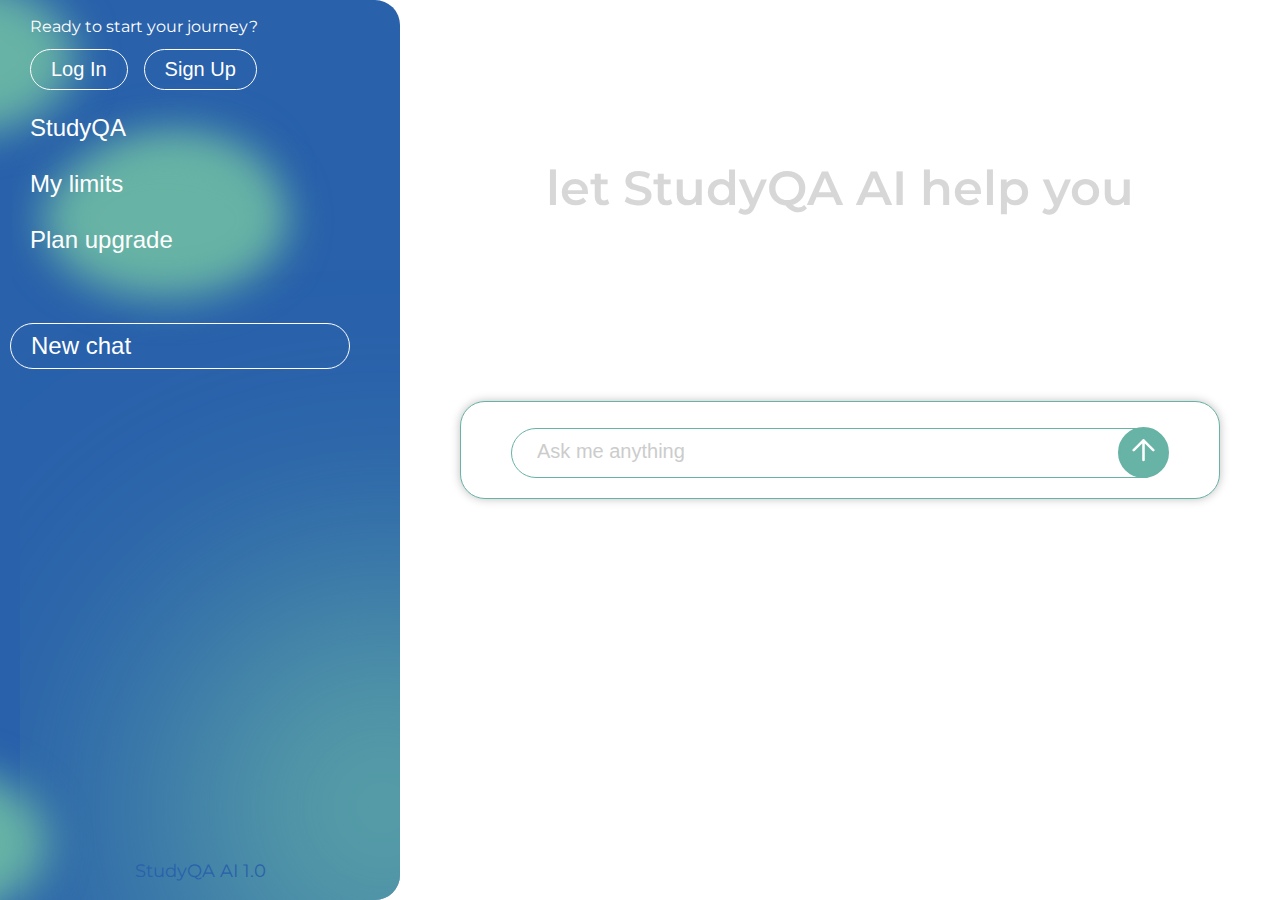
<file: chat.html>
<!DOCTYPE html>
<html lang="en">
<head>
    <meta charset="UTF-8">
    <meta name="viewport" content="width=device-width, initial-scale=1.0">
    <title>Title</title>
    <link rel="stylesheet" href="mini.css">
    <link rel="stylesheet" href="fonts/fonts-mini.css">
    <script src="index.js">    </script>
</head>
<body>
<section class="section-chat">

    <div class="chat-container">
        <a href="#" class="chat__logo">
            <p class="chat__logo-text">StudyQA AI</p>

        </a>
        <button class=" burger-menu  header-chat__burger-icon" type="button" onclick="toggleSidebar()">

            <svg xmlns="http://www.w3.org/2000/svg" xmlns:xlink="http://www.w3.org/1999/xlink"  viewBox="0 0 17 16" >
                <path fill-rule="evenodd"  fill="rgb(103, 179, 165)" d="M-0.000,-0.000 L17.000,-0.000 L17.000,2.000 L-0.000,2.000 L-0.000,-0.000 Z" />
                <path fill-rule="evenodd"  fill="rgb(103, 179, 165)" d="M-0.000,7.000 L17.000,7.000 L17.000,9.000 L-0.000,9.000 L-0.000,7.000 Z"/>
                <path fill-rule="evenodd"  fill="rgb(103, 179, 165)" d="M-0.000,14.000 L17.000,14.000 L17.000,16.000 L-0.000,16.000 L-0.000,14.000 Z"/>
            </svg>


        </button>



        <div class="sidebar">
            <!-- Уменьшенный эллипс -->
            <svg class="ellipse-small-chat"  viewBox="0 0 761 447" fill="none" xmlns="http://www.w3.org/2000/svg">
                <g filter="url(#filter0_f_19_656)">
                    <ellipse cx="367.333" cy="190.811" rx="150" ry="95" fill="#67B3A5" />
                </g>
                <defs>
                    <filter id="filter0_f_19_656" x="-226" y="-327" width="1186.67" height="973.621" filterUnits="userSpaceOnUse" color-interpolation-filters="sRGB">
                        <feFlood flood-opacity="0" result="BackgroundImageFix" />
                        <feBlend mode="normal" in="SourceGraphic" in2="BackgroundImageFix" result="shape" />
                        <feGaussianBlur stdDeviation="50" result="effect1_foregroundBlur_19_656" />
                    </filter>
                </defs>
            </svg>
            <!-- Уменьшенный эллипс -->
            <!-- Круг -->
            <svg class="circle-chat"  viewBox="0 0 35 314" fill="none" xmlns="http://www.w3.org/2000/svg">
                <g filter="url(#filter0_f_19_604)">
                    <circle cx="74.3114" cy="250.311" r="75" fill="#67B3A5" />
                </g>
                <defs>
                    <filter id="filter0_f_19_604" x="-176" y="0" width="500.623" height="500.623" filterUnits="userSpaceOnUse" color-interpolation-filters="sRGB">
                        <feFlood flood-opacity="0" result="BackgroundImageFix" />
                        <feBlend mode="normal" in="SourceGraphic" in2="BackgroundImageFix" result="shape" />
                        <feGaussianBlur stdDeviation="50" result="effect1_foregroundBlur_19_604" />
                    </filter>
                </defs>
            </svg>

            <!-- Большой эллипс -->
            <svg class="ellipse-large-chat"  viewBox="0 0 961 647" fill="none" xmlns="http://www.w3.org/2000/svg">
                <g filter="url(#filter0_f_19_656)">
                    <ellipse cx="367.333" cy="159.811" rx="293.333" ry="186.811" fill="#67B3A5" />
                </g>
                <defs>
                    <filter id="filter0_f_19_656" x="-226" y="-327" width="1186.67" height="973.621" filterUnits="userSpaceOnUse" color-interpolation-filters="sRGB">
                        <feFlood flood-opacity="0" result="BackgroundImageFix" />
                        <feBlend mode="normal" in="SourceGraphic" in2="BackgroundImageFix" result="shape" />
                        <feGaussianBlur stdDeviation="150" result="effect1_foregroundBlur_19_656" />
                    </filter>
                </defs>
            </svg>
            <svg class="ellipse-large-top-chat"  viewBox="0 0 961 647" fill="none" xmlns="http://www.w3.org/2000/svg">
                <g filter="url(#filter0_f_19_656)">
                    <ellipse cx="367.333" cy="159.811" rx="293.333" ry="186.811" fill="#67B3A5" />
                </g>
                <defs>
                    <filter id="filter0_f_19_656" x="-226" y="-327" width="1186.67" height="973.621" filterUnits="userSpaceOnUse" color-interpolation-filters="sRGB">
                        <feFlood flood-opacity="0" result="BackgroundImageFix" />
                        <feBlend mode="normal" in="SourceGraphic" in2="BackgroundImageFix" result="shape" />
                        <feGaussianBlur stdDeviation="150" result="effect1_foregroundBlur_19_656" />
                    </filter>
                </defs>
            </svg>
            <svg class="ellipse-large-bot-chat"  viewBox="0 0 961 647" fill="none" xmlns="http://www.w3.org/2000/svg">
                <g filter="url(#filter0_f_19_656)">
                    <ellipse cx="367.333" cy="359.811" rx="293.333" ry="186.811" fill="#67B3A5" />
                </g>
                <defs>
                    <filter id="filter0_f_19_656" x="-226" y="-327" width="1186.67" height="973.621" filterUnits="userSpaceOnUse" color-interpolation-filters="sRGB">
                        <feFlood flood-opacity="0" result="BackgroundImageFix" />
                        <feBlend mode="normal" in="SourceGraphic" in2="BackgroundImageFix" result="shape" />
                        <feGaussianBlur stdDeviation="150" result="effect1_foregroundBlur_19_656" />
                    </filter>
                </defs>
            </svg>
            <div class="header-chat">
                <h3>Ready to start your journey?</h3>
                <div class="login-chat-buttons">
                    <button class="login-chat-button" >Log In</button>
                    <button class="login-chat-button" >Sign Up</button>
                </div>
            </div>
            <div class="sidebar-buttons">
                <button class="sidebar-button">StudyQA</button>
                <button class="sidebar-button">My limits</button>
                <button class="sidebar-button">Plan upgrade</button>
                <button class="button-new-chat">New chat</button>
            </div>
            <div class="footer-chat">
                <p>StudyQA AI 1.0</p>
            </div>
        </div>
        <div  class="chat-content">
            <p id="chatBgMessage" class="chat-content__bg-message" >let StudyQA AI help you</p>
            <div id="chat" class="message-chat-container">
                <p class="message-sender">Lorem ipsum dolor sit amet, consectetur adipiscing elit, sed do eiusmod tempor incididunt ut labore et dolore magna aliqua. Ut enim ad minim veniam, quis nostrud exercitation ullamco laboris nisi ut aliquip ex ea commodo consequat. Duis aute irure dolor in reprehenderit in voluptate velit esse cillum dolore eu fugiat nulla pariatur. Excepteur sint occaecat cupidatat non proident, sunt in culpa qui officia deserunt mollit anim id est laborum</p>
                <p class="message-sender">Lorem ipsum dolor sit amet, consectetur adipiscing elit, sed do eiusmod tempor incididunt ut labore et dolore magna aliqua. Ut enim ad minim veniam, quis nostrud exercitation ullamco laboris nisi ut aliquip ex ea commodo consequat. Duis aute irure dolor in reprehenderit in voluptate velit esse cillum dolore eu fugiat nulla pariatur. Excepteur sint occaecat cupidatat non proident, sunt in culpa qui officia deserunt mollit anim id est laborum</p>

                    <p class="message-user">User Q</p>
                     <p class="message-sender">Lorem ipsum dolor sit amet, consectetur adipiscing elit, sed do eiusmod tempor incididunt ut labore et dolore magna aliqua. Ut enim ad minim veniam, quis nostrud exercitation ullamco laboris nisi ut aliquip ex ea commodo consequat. Duis aute irure dolor in reprehenderit in voluptate velit esse cillum dolore eu fugiat nulla pariatur. Excepteur sint occaecat cupidatat non proident, sunt in culpa qui officia deserunt mollit anim id est laborum</p>
            </div>
            <div id="inputContainer" class="user-input-chat">

                <input id="chatInput" class="user-input" type="text" placeholder="Ask me anything">
                <button  onclick="moveInput()" type="button" class="user-input-chat__button" aria-label="chat">
                    <img src="./img/arrow-chat-icon.svg" alt="Иконка стрелки" class="user-input-chat__button-icon" />

                </button>
            </div>
        </div>
    </div>
</section>
<script>
    function toggleSidebar() {

        const sidebar = document.querySelector('.sidebar');
        sidebar.classList.toggle('hidden');
        const burger_chat = document.querySelector('.burger-menu');
        burger_chat.classList.toggle('active');
        const logo_text = document.querySelector('.chat__logo-text');
        logo_text.classList.toggle('active');

    }
    function moveInput() {
        document.getElementById("inputContainer").classList.add("active");
        document.getElementById("chat").style.display = "block";
        document.getElementById("chatBgMessage").style.display = "none";
    }
</script>
</body>

</html>
</file>
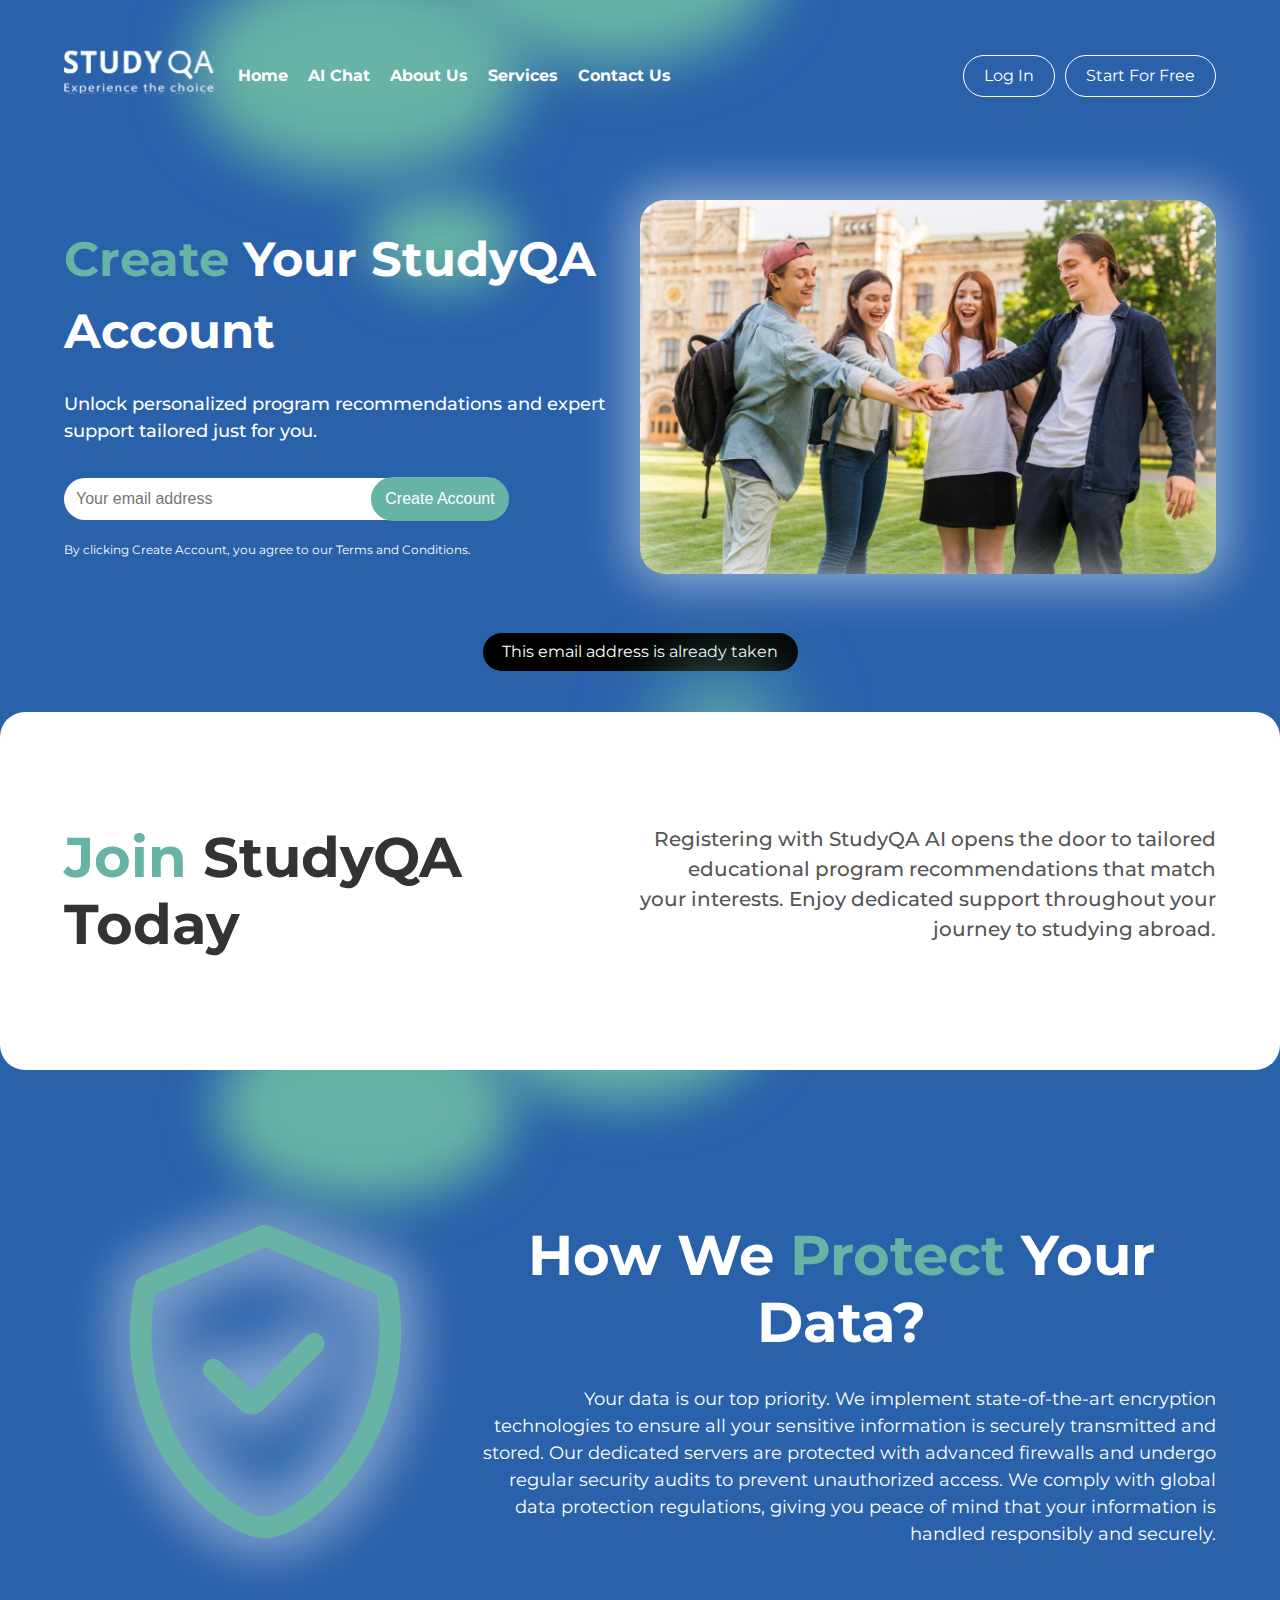
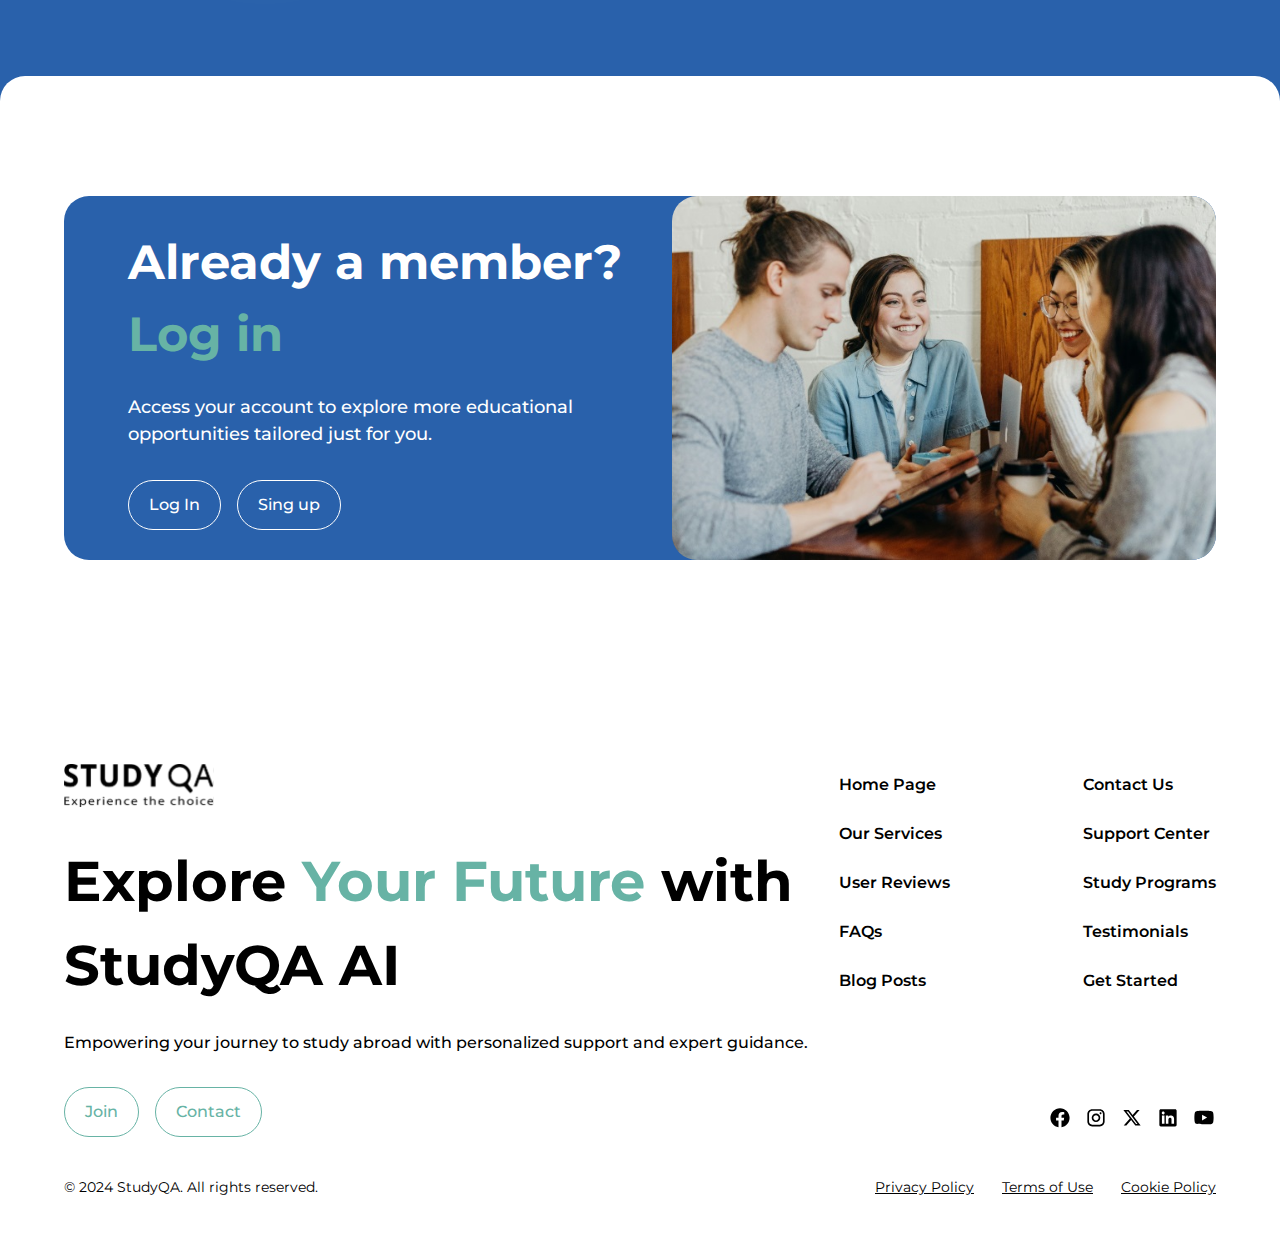
<file: registration.html>
<!DOCTYPE html>
<html lang="en">
<head>
    <meta charset="UTF-8">
    <meta name="viewport" content="width=device-width, initial-scale=1.0">
    <title>Title</title>
    <link rel="stylesheet" href="mini.css">
    <link rel="stylesheet" href="fonts/fonts-mini.css">
    <script src="index.js">    </script>
</head>
<body>
<header class="header">
    <div class="container header__inner">
        <a class="header__logo">
            <img src="img/logo.svg" alt="StudyQA" class="header__logo-img">
            <img src="img/logo_footer.svg" alt="StudyQA" class="header__logo-img-mobile">
        </a>
        <nav class="header__nav">
            <a href="index.html" class="header__nav-link">Home</a>
            <a href="ai_chat.html" class="header__nav-link">AI Chat</a>
            <a href="#" class="header__nav-link">About Us</a>
            <a href="services.html" class="header__nav-link">Services</a>
            <a href="#" class="header__nav-link">Contact Us</a>
        </nav>
        <div class="header__buttons">
            <p class="header__nav-text">Ready to start your journey?</p>
            <a href="registration.html" class="header__button">Log In</a>
            <a href="#" class="header__button header__button--primary">Start For Free</a>
        </div>
        <button class="header__burger header__burger-icon" type="button" data-toggle="collapse" data-target="#navbarNav" aria-controls="navbarNav" aria-expanded="false" aria-label="Toggle navigation">

            <svg xmlns="http://www.w3.org/2000/svg" xmlns:xlink="http://www.w3.org/1999/xlink"  viewBox="0 0 17 16" >
                <path fill-rule="evenodd"  fill="rgb(255, 255, 255)" d="M-0.000,-0.000 L17.000,-0.000 L17.000,2.000 L-0.000,2.000 L-0.000,-0.000 Z" />
                <path fill-rule="evenodd"  fill="rgb(255, 255, 255)" d="M-0.000,7.000 L17.000,7.000 L17.000,9.000 L-0.000,9.000 L-0.000,7.000 Z"/>
                <path fill-rule="evenodd"  fill="rgb(255, 255, 255)" d="M-0.000,14.000 L17.000,14.000 L17.000,16.000 L-0.000,16.000 L-0.000,14.000 Z"/>
            </svg>


        </button>
    </div>
</header>
<section class="section-registration">
    <!-- Уменьшенный эллипс -->
    <svg class="ellipse-small"  viewBox="0 0 761 447" fill="none" xmlns="http://www.w3.org/2000/svg">
        <g filter="url(#filter0_f_19_656)">
            <ellipse cx="367.333" cy="190.811" rx="150" ry="95" fill="#67B3A5" />
        </g>
        <defs>
            <filter id="filter0_f_19_656" x="-226" y="-327" width="1186.67" height="973.621" filterUnits="userSpaceOnUse" color-interpolation-filters="sRGB">
                <feFlood flood-opacity="0" result="BackgroundImageFix" />
                <feBlend mode="normal" in="SourceGraphic" in2="BackgroundImageFix" result="shape" />
                <feGaussianBlur stdDeviation="50" result="effect1_foregroundBlur_19_656" />
            </filter>
        </defs>
    </svg>
    <!-- Уменьшенный эллипс -->
    <!-- Круг -->
    <svg class="circle"  viewBox="20 40 35 314" fill="none" xmlns="http://www.w3.org/2000/svg">
        <g filter="url(#filter0_f_19_604)">
            <circle cx="74.3114" cy="250.311" r="75" fill="#67B3A5" />
        </g>
        <defs>
            <filter id="filter0_f_19_604" x="-176" y="0" width="500.623" height="500.623" filterUnits="userSpaceOnUse" color-interpolation-filters="sRGB">
                <feFlood flood-opacity="0" result="BackgroundImageFix" />
                <feBlend mode="normal" in="SourceGraphic" in2="BackgroundImageFix" result="shape" />
                <feGaussianBlur stdDeviation="50" result="effect1_foregroundBlur_19_604" />
            </filter>
        </defs>
    </svg>

    <!-- Большой эллипс -->
    <svg class="ellipse-large"  viewBox="0 0 961 647" fill="none" xmlns="http://www.w3.org/2000/svg">
        <g filter="url(#filter0_f_19_656)">
            <ellipse cx="367.333" cy="159.811" rx="293.333" ry="186.811" fill="#67B3A5" />
        </g>
        <defs>
            <filter id="filter0_f_19_656" x="-226" y="-327" width="1186.67" height="973.621" filterUnits="userSpaceOnUse" color-interpolation-filters="sRGB">
                <feFlood flood-opacity="0" result="BackgroundImageFix" />
                <feBlend mode="normal" in="SourceGraphic" in2="BackgroundImageFix" result="shape" />
                <feGaussianBlur stdDeviation="150" result="effect1_foregroundBlur_19_656" />
            </filter>
        </defs>
    </svg>
    <svg class="ellipse-large-top"  viewBox="0 0 961 647" fill="none" xmlns="http://www.w3.org/2000/svg">
        <g filter="url(#filter0_f_19_656)">
            <ellipse cx="367.333" cy="159.811" rx="293.333" ry="186.811" fill="#67B3A5" />
        </g>
        <defs>
            <filter id="filter0_f_19_656" x="-226" y="-327" width="1186.67" height="973.621" filterUnits="userSpaceOnUse" color-interpolation-filters="sRGB">
                <feFlood flood-opacity="0" result="BackgroundImageFix" />
                <feBlend mode="normal" in="SourceGraphic" in2="BackgroundImageFix" result="shape" />
                <feGaussianBlur stdDeviation="150" result="effect1_foregroundBlur_19_656" />
            </filter>
        </defs>
    </svg>
    <svg class="ellipse-large-bot"  viewBox="0 0 961 647" fill="none" xmlns="http://www.w3.org/2000/svg">
        <g filter="url(#filter0_f_19_656)">
            <ellipse cx="367.333" cy="359.811" rx="293.333" ry="186.811" fill="#67B3A5" />
        </g>
        <defs>
            <filter id="filter0_f_19_656" x="-226" y="-327" width="1186.67" height="973.621" filterUnits="userSpaceOnUse" color-interpolation-filters="sRGB">
                <feFlood flood-opacity="0" result="BackgroundImageFix" />
                <feBlend mode="normal" in="SourceGraphic" in2="BackgroundImageFix" result="shape" />
                <feGaussianBlur stdDeviation="150" result="effect1_foregroundBlur_19_656" />
            </filter>
        </defs>
    </svg>
    <div class="container">
        <div class="section-registration__content">

            <div class="section-registration__text-block">
                <h2 class="section-registration__title"> <b>Create</b>  Your StudyQA Account</h2>
                <p class="section-registration__description">Unlock personalized program recommendations and expert support tailored just for you.</p>
                <form class="registration__form">
                    <input type="email" class="registration__input" placeholder="Your email address" aria-label="email address" />
                    <button type="submit" class="registration__button" aria-label="email address">
                        Create Account
                    </button>

                </form>

                <p class="registration__policy">
                    By clicking Create Account, you agree to our Terms and Conditions.
                </p>

            </div>
            <div class="section-registration__img-block">
                <img src="img/registration_img.jpg" class="section-registration__img" alt="">
            </div>

        </div>
        <p class="section-registration__warning">This email address is already taken</p>
    </div>
</section>
<section class="section-insert section-white">
    <div class="container">
        <div class="section-insert__content">
            <h2 class="section-insert__title"> <b>Join </b> StudyQA Today</h2>
            <p class="section-insert__description section-insert__description--text-left">Registering with StudyQA AI opens the door to tailored educational program recommendations that match your interests. Enjoy dedicated support throughout your journey to studying abroad.</p>
        </div>

    </div>
</section>
<section class="section-protect">


    <!-- Большой эллипс -->
    <svg class="section-protect-ellipse-large" width="961" height="647" viewBox="0 0 961 647" fill="none" xmlns="http://www.w3.org/2000/svg">
        <g filter="url(#filter0_f_19_656)">
            <ellipse cx="367.333" cy="159.811" rx="293.333" ry="186.811" fill="#67B3A5" />
        </g>
        <defs>
            <filter id="filter0_f_19_656" x="-226" y="-327" width="1186.67" height="973.621" filterUnits="userSpaceOnUse" color-interpolation-filters="sRGB">
                <feFlood flood-opacity="0" result="BackgroundImageFix" />
                <feBlend mode="normal" in="SourceGraphic" in2="BackgroundImageFix" result="shape" />
                <feGaussianBlur stdDeviation="150" result="effect1_foregroundBlur_19_656" />
            </filter>
        </defs>
    </svg>
    <svg class="section-protect-ellipse-large-top" width="961" height="647" viewBox="0 0 961 647" fill="none" xmlns="http://www.w3.org/2000/svg">
        <g filter="url(#filter0_f_19_656)">
            <ellipse cx="367.333" cy="159.811" rx="293.333" ry="186.811" fill="#67B3A5" />
        </g>
        <defs>
            <filter id="filter0_f_19_656" x="-226" y="-327" width="1186.67" height="973.621" filterUnits="userSpaceOnUse" color-interpolation-filters="sRGB">
                <feFlood flood-opacity="0" result="BackgroundImageFix" />
                <feBlend mode="normal" in="SourceGraphic" in2="BackgroundImageFix" result="shape" />
                <feGaussianBlur stdDeviation="150" result="effect1_foregroundBlur_19_656" />
            </filter>
        </defs>
    </svg>
    <svg class="section-protect-ellipse-large-bot" width="961" height="647" viewBox="0 0 961 647" fill="none" xmlns="http://www.w3.org/2000/svg">
        <g filter="url(#filter0_f_19_656)">
            <ellipse cx="367.333" cy="459.811" rx="293.333" ry="186.811" fill="#67B3A5" />
        </g>
        <defs>
            <filter id="filter0_f_19_656" x="-226" y="-327" width="1186.67" height="973.621" filterUnits="userSpaceOnUse" color-interpolation-filters="sRGB">
                <feFlood flood-opacity="0" result="BackgroundImageFix" />
                <feBlend mode="normal" in="SourceGraphic" in2="BackgroundImageFix" result="shape" />
                <feGaussianBlur stdDeviation="150" result="effect1_foregroundBlur_19_656" />
            </filter>
        </defs>
    </svg>
    <div class="container">
        <div class="section-protect__content">
            <div class="section-protect__img-block">
                <svg  viewBox="0 0 370 408" fill="none" xmlns="http://www.w3.org/2000/svg">
                    <g filter="url(#filter0_d_93_845)">
                        <path d="M137.202 193.241L168.931 223.167C170.898 225.022 173.982 224.978 175.895 223.067L229.269 169.766M184.213 338C149.182 338 50.3373 256.895 74.04 119.627C74.3251 117.975 75.4428 116.553 76.9835 115.893L182.263 70.8346C183.51 70.3012 184.919 70.2967 186.169 70.8222L293.336 115.884C294.914 116.547 296.052 118.007 296.32 119.697C318.059 256.922 219.239 338 184.213 338Z" stroke="#67B3A5" stroke-width="20" stroke-linecap="round" />
                    </g>
                    <defs>
                        <filter id="filter0_d_93_845" x="0.410217" y="0.431396" width="369.002" height="407.569" filterUnits="userSpaceOnUse" color-interpolation-filters="sRGB">
                            <feFlood flood-opacity="0" result="BackgroundImageFix" />
                            <feColorMatrix in="SourceAlpha" type="matrix" values="0 0 0 0 0 0 0 0 0 0 0 0 0 0 0 0 0 0 127 0" result="hardAlpha" />
                            <feMorphology radius="10" operator="dilate" in="SourceAlpha" result="effect1_dropShadow_93_845" />
                            <feOffset />
                            <feGaussianBlur stdDeviation="25" />
                            <feColorMatrix type="matrix" values="0 0 0 0 1 0 0 0 0 1 0 0 0 0 1 0 0 0 0.5 0" />
                            <feBlend mode="normal" in2="BackgroundImageFix" result="effect1_dropShadow_93_845" />
                            <feBlend mode="normal" in="SourceGraphic" in2="effect1_dropShadow_93_845" result="shape" />
                        </filter>
                    </defs>
                </svg>
            </div>
            <div class="section-protect__text-block">
                <h2 class="section-protect__title">How We <b>Protect  </b>Your Data?</h2>
                <p class="section-protect__description">Your data is our top priority. We implement state-of-the-art encryption technologies to ensure all your sensitive information is securely transmitted and stored. Our dedicated servers are protected with advanced firewalls and undergo regular security audits to prevent unauthorized access. We comply with global data protection regulations, giving you peace of mind that your information is handled responsibly and securely.</p>
            </div>
        </div>
    </div>
</section>
<section class="registration section-question">
    <div class="container">
        <div class="container section-question__content section-question__content--blue-bg">
            <div class="section-question__text-block ">
                <h2 class="section-question__title">Already a member? <br><b>Log in</b> </h2>
                <p class="section-question__description">Access your account to explore more educational opportunities tailored just for you.</p>
                <div class="section-question__buttons">
                    <a href="#" class="section-question__button">Log In</a>
                    <a href="#" class="section-question__button ">Sing up</a>
                </div>
            </div>
            <div class="section-question__img-block">
                <img src="img/registration_question_img.jpg" class="section-question__img" alt="">
            </div>


        </div>
    </div>
</section>
<footer class="footer">
    <div class=" container footer__container">

        <!-- Top Section -->
        <div class="footer__top">
            <div class="footer__brand">
                <a class="footer__logo">
                    <img src="img/logo_footer.svg" alt="StudyQA" class="footer__logo-img">
                </a>
                <div class="footer__brand-title">Explore <b>Your Future</b> with StudyQA AI</div>
                <div class="footer__brand-text">Empowering your journey to study abroad with personalized support and expert guidance.</div>
                <div class="section-steps__buttons footer__buttons ">

                    <a href="#" class="section-steps__button">Join</a>
                    <a href="#" class="section-steps__button ">Contact</a>
                </div>
            </div>
            <div class="footer__links">
                <div class="footer__column-wrapper">
                    <div class="footer__column">
                        <a href="#" class="footer__link">Home Page</a>
                        <a href="#" class="footer__link">Our Services</a>
                        <a href="#" class="footer__link">User Reviews</a>
                        <a href="#" class="footer__link">FAQs</a>
                        <a href="#" class="footer__link">Blog Posts</a>
                    </div>
                    <div class="footer__column">
                        <a href="#" class="footer__link">Contact Us</a>
                        <a href="#" class="footer__link">Support Center</a>
                        <a href="#" class="footer__link">Study Programs</a>
                        <a href="#" class="footer__link">Testimonials</a>
                        <a href="#" class="footer__link">Get Started</a>
                    </div>
                </div>
                <!-- Social Media -->
                <ul class="footer__social">
                    <li><a href="#"><img class="footer__social-icon" src="img/Facebook.svg" alt="Facebook"></a></li>
                    <li><a href="#"><img class="footer__social-icon" src="img/Instagram.svg" alt="Instagram"></a></li>
                    <li><a href="#"><img class="footer__social-icon" src="img/X.svg" alt="X"></a></li>
                    <li><a href="#"><img class="footer__social-icon" src="img/LinkedIn.svg" alt="LinkedIn"></a></li>
                    <li><a href="#"><img class="footer__social-icon" src="img/Youtube.svg" alt="Youtube"></a></li>
                </ul>
            </div>
        </div>



        <!-- Bottom Section -->
        <div class="footer__bottom">
            <div>© 2024 StudyQA. All rights reserved.</div>
            <div>
                <a href="#" class="footer__policy-link">Privacy Policy</a>

                <a href="#" class="footer__policy-link">Terms of Use</a>

                <a href="#" class="footer__policy-link">Cookie Policy</a>
            </div>
        </div>

    </div>
</footer>

</body>
</html>
</file>
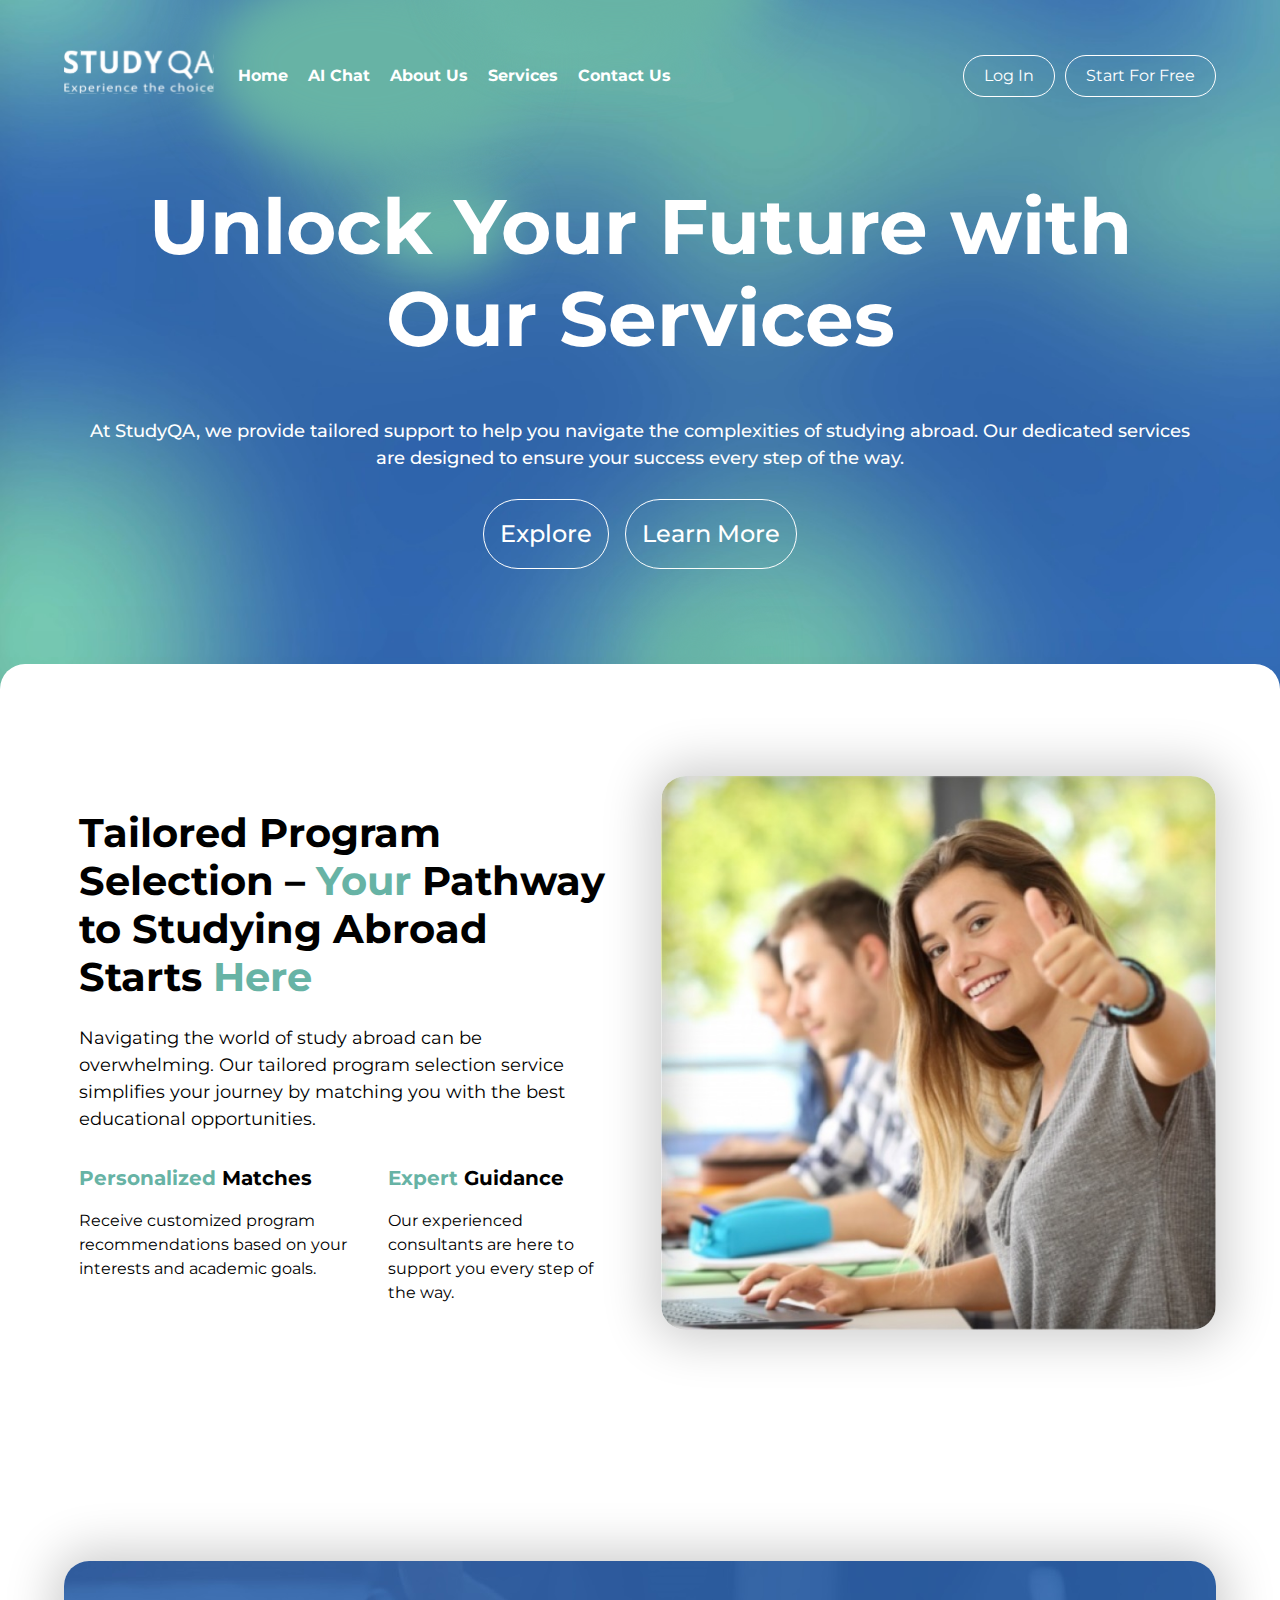
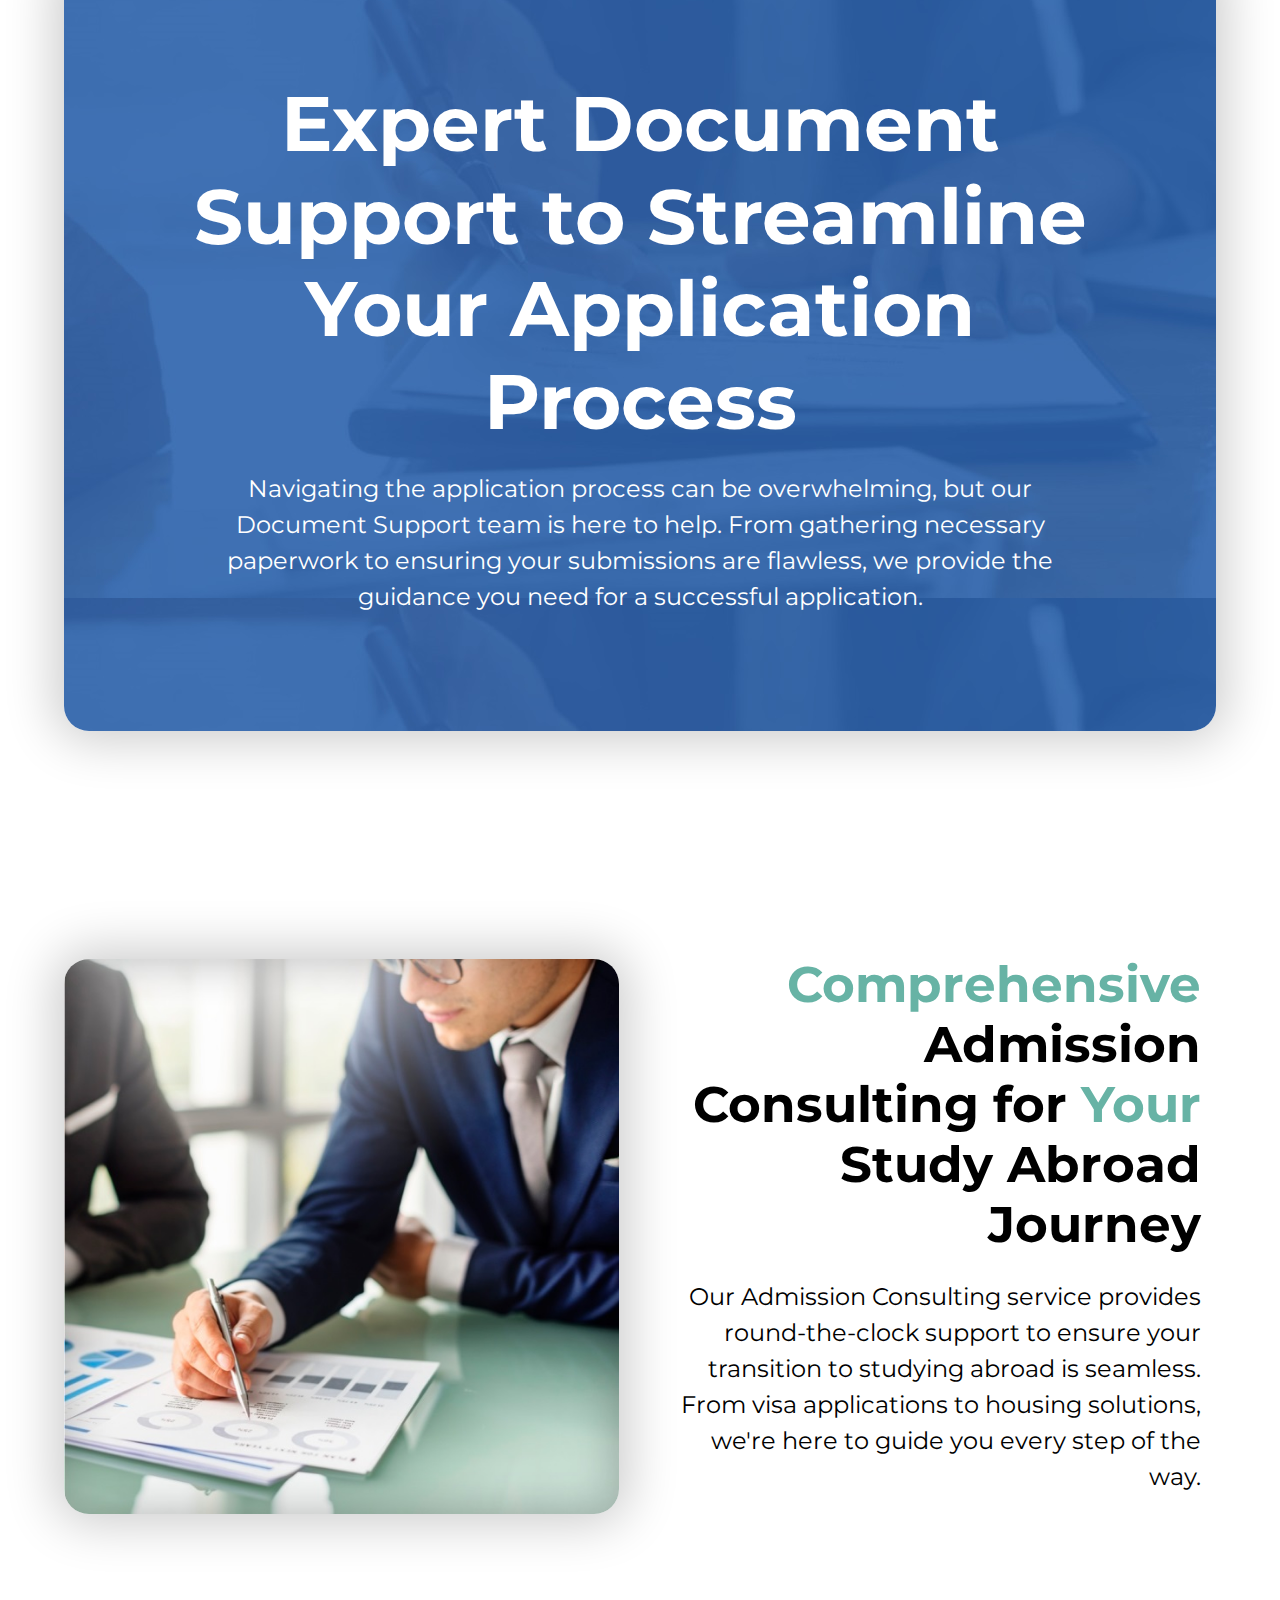
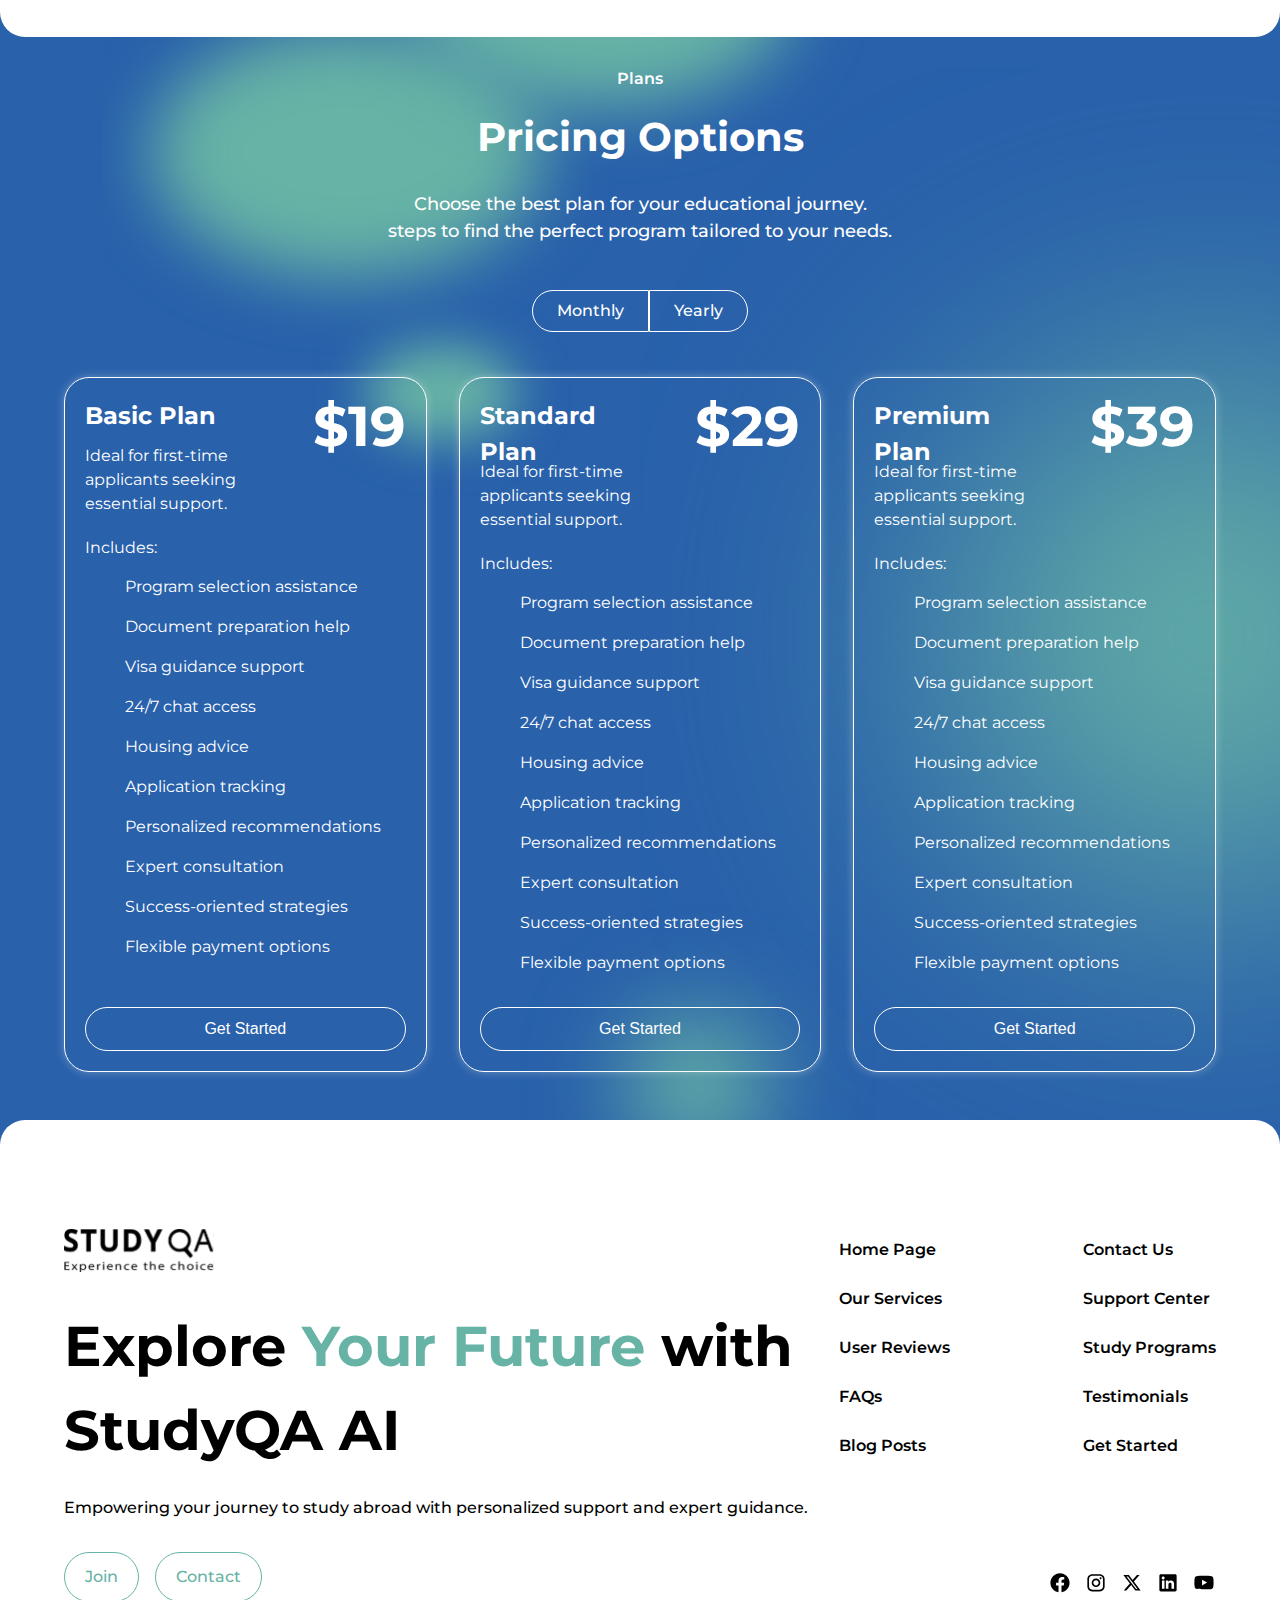
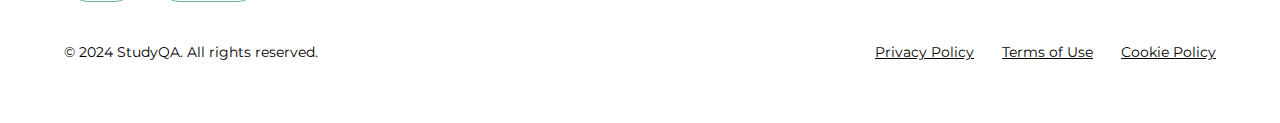
<file: services.html>
<!DOCTYPE html>
<html lang="en">
<head>
  <meta charset="UTF-8">
  <meta name="viewport" content="width=device-width, initial-scale=1.0">
  <title>Title</title>
  <link rel="stylesheet" href="mini.css">
  <link rel="stylesheet" href="fonts/fonts-mini.css">
  <script src="index.js">  </script>
</head>
<body>
<header class="header">
  <div class="container header__inner">
    <a class="header__logo">
      <img src="img/logo.svg" alt="StudyQA" class="header__logo-img">
      <img src="img/logo_footer.svg" alt="StudyQA" class="header__logo-img-mobile">
    </a>
    <nav class="header__nav">
      <a href="index.js" class="header__nav-link">Home</a>
      <a href="ai_chat.html" class="header__nav-link">AI Chat</a>
      <a href="#" class="header__nav-link">About Us</a>
      <a href="#" class="header__nav-link">Services</a>
      <a href="#" class="header__nav-link">Contact Us</a>
    </nav>
    <div class="header__buttons">
      <p class="header__nav-text">Ready to start your journey?</p>
      <a href="registration.html" class="header__button">Log In</a>
      <a href="#" class="header__button header__button--primary">Start For Free</a>
    </div>
    <button class="header__burger header__burger-icon" type="button" data-toggle="collapse" data-target="#navbarNav" aria-controls="navbarNav" aria-expanded="false" aria-label="Toggle navigation">

      <svg xmlns="http://www.w3.org/2000/svg" xmlns:xlink="http://www.w3.org/1999/xlink"  viewBox="0 0 17 16" >
        <path fill-rule="evenodd"  fill="rgb(255, 255, 255)" d="M-0.000,-0.000 L17.000,-0.000 L17.000,2.000 L-0.000,2.000 L-0.000,-0.000 Z" />
        <path fill-rule="evenodd"  fill="rgb(255, 255, 255)" d="M-0.000,7.000 L17.000,7.000 L17.000,9.000 L-0.000,9.000 L-0.000,7.000 Z"/>
        <path fill-rule="evenodd"  fill="rgb(255, 255, 255)" d="M-0.000,14.000 L17.000,14.000 L17.000,16.000 L-0.000,16.000 L-0.000,14.000 Z"/>
      </svg>


    </button>
  </div>
</header>
<section class="hero">
  <svg class="ellipse-small" width="325" height="314" viewBox="0 0 761 447" fill="none" xmlns="http://www.w3.org/2000/svg">
    <g filter="url(#filter0_f_19_656)">
      <ellipse cx="367.333" cy="190.811" rx="150" ry="95" fill="#67B3A5" />
    </g>
    <defs>
      <filter id="filter0_f_19_656" x="-226" y="-327" width="1186.67" height="973.621" filterUnits="userSpaceOnUse" color-interpolation-filters="sRGB">
        <feFlood flood-opacity="0" result="BackgroundImageFix" />
        <feBlend mode="normal" in="SourceGraphic" in2="BackgroundImageFix" result="shape" />
        <feGaussianBlur stdDeviation="50" result="effect1_foregroundBlur_19_656" />
      </filter>
    </defs>
  </svg>
  <!-- Уменьшенный эллипс -->
  <!-- Круг -->
  <svg class="circle" width="1000" height="1000" viewBox="20 40 35 414" fill="none" xmlns="http://www.w3.org/2000/svg">
    <g filter="url(#filter0_f_19_604)">
      <circle cx="44.3114" cy="250.311" r="75" fill="#67B3A5" />
    </g>
    <defs>
      <filter id="filter0_f_19_604" x="-176" y="0" width="500.623" height="500.623" filterUnits="userSpaceOnUse" color-interpolation-filters="sRGB">
        <feFlood flood-opacity="0" result="BackgroundImageFix" />
        <feBlend mode="normal" in="SourceGraphic" in2="BackgroundImageFix" result="shape" />
        <feGaussianBlur stdDeviation="50" result="effect1_foregroundBlur_19_604" />
      </filter>
    </defs>
  </svg>

  <!-- Большой эллипс -->
  <svg class="ellipse-large" width="961" height="647" viewBox="0 0 961 647" fill="none" xmlns="http://www.w3.org/2000/svg">
    <g filter="url(#filter0_f_19_656)">
      <ellipse cx="367.333" cy="159.811" rx="293.333" ry="186.811" fill="#67B3A5" />
    </g>
    <defs>
      <filter id="filter0_f_19_656" x="-226" y="-327" width="1186.67" height="973.621" filterUnits="userSpaceOnUse" color-interpolation-filters="sRGB">
        <feFlood flood-opacity="0" result="BackgroundImageFix" />
        <feBlend mode="normal" in="SourceGraphic" in2="BackgroundImageFix" result="shape" />
        <feGaussianBlur stdDeviation="150" result="effect1_foregroundBlur_19_656" />
      </filter>
    </defs>
  </svg>
  <svg class="ellipse-large-top" width="961" height="647" viewBox="0 0 961 647" fill="none" xmlns="http://www.w3.org/2000/svg">
    <g filter="url(#filter0_f_19_656)">
      <ellipse cx="367.333" cy="159.811" rx="293.333" ry="186.811" fill="#67B3A5" />
    </g>
    <defs>
      <filter id="filter0_f_19_656" x="-226" y="-327" width="1186.67" height="973.621" filterUnits="userSpaceOnUse" color-interpolation-filters="sRGB">
        <feFlood flood-opacity="0" result="BackgroundImageFix" />
        <feBlend mode="normal" in="SourceGraphic" in2="BackgroundImageFix" result="shape" />
        <feGaussianBlur stdDeviation="150" result="effect1_foregroundBlur_19_656" />
      </filter>
    </defs>
  </svg>
  <svg class="ellipse-large-bot" width="961" height="647" viewBox="0 0 961 647" fill="none" xmlns="http://www.w3.org/2000/svg">
    <g filter="url(#filter0_f_19_656)">
      <ellipse cx="367.333" cy="359.811" rx="293.333" ry="186.811" fill="#67B3A5" />
    </g>
    <defs>
      <filter id="filter0_f_19_656" x="-226" y="-327" width="1186.67" height="973.621" filterUnits="userSpaceOnUse" color-interpolation-filters="sRGB">
        <feFlood flood-opacity="0" result="BackgroundImageFix" />
        <feBlend mode="normal" in="SourceGraphic" in2="BackgroundImageFix" result="shape" />
        <feGaussianBlur stdDeviation="150" result="effect1_foregroundBlur_19_656" />
      </filter>
    </defs>
  </svg>
  <div class="container">
    <h1 class="hero__title">Unlock Your Future with Our Services</h1>
    <p class="hero__subtitle">At StudyQA, we provide tailored support to help you navigate the complexities of studying abroad. Our dedicated services are designed to ensure your success every step of the way.</p>
    <div class="hero__buttons">

      <a href="#" class="hero__button">Explore</a>
      <a href="#" class="hero__button hero__button--secondary">Learn More</a>
    </div>
  </div>
</section>
<section class="section-insert-services">
  <div class="container">
    <div class="section-insert-services__content">
        <div class="section-insert-services__text-block">
          <h2 class="section-insert-services__title">Tailored Program Selection – <b>Your</b> Pathway to Studying Abroad Starts <b>Here</b></h2>
          <p class="section-insert-services__subtitle">Navigating the world of study abroad can be overwhelming. Our tailored program selection service simplifies your journey by matching you with the best educational opportunities.</p>
          <div class="section-insert-services__description-wrapper">
            <div class="section-insert-services__description-left">
              <h4><b>Personalized</b> Matches</h4>
              <p>Receive customized program recommendations based on your interests and academic goals.</p>
            </div>
            <div class="section-insert-services__description-right">
              <h4><b>Expert</b>  Guidance</h4>
              <p>Our experienced consultants are here to support you every step of the way.</p>

            </div>
          </div>
        </div>
      <div class="section-insert-services__img-block">
        <img class="section-insert-services__img" src="img/section-insert-services_img.jpg" alt="">
      </div>
    </div>

  </div>
</section>

<section class="section-expert-document">
  <div class="container">
    <div class="section-expert-document__block">
      <h2 class="section-expert-document__title">Expert Document Support to Streamline Your Application Process</h2>
      <p class="section-expert-document__description">Navigating the application process can be overwhelming, but our Document Support team is here to help. From gathering necessary paperwork to ensuring your submissions are flawless, we provide the guidance you need for a successful application.</p>
    </div>
  </div>
</section>
<section class="section-insert-services-bottom">
  <div class="container">
    <div class="section-insert-services-bottom__content">

      <div class="section-insert-services-bottom__img-block">
        <img class="section-insert-services-bottom__img" src="img/section-insert-services-bottom_img.jpg" alt="">
      </div>
      <div class="section-insert-services-bottom__text-block">
        <h2 class="section-insert-services-bottom__title"><b>Comprehensive</b> Admission Consulting for <b>Your</b> Study Abroad Journey</h2>
        <p class="section-insert-services-bottom__description">Our Admission Consulting service provides round-the-clock support to ensure your transition to studying abroad is seamless. From visa applications to housing solutions, we're here to guide you every step of the way.</p>
      </div>
    </div>
  </div>
</section>
<section class="section-plans">
  <svg class="ellipse-small" width="325" height="314" viewBox="0 0 761 447" fill="none" xmlns="http://www.w3.org/2000/svg">
    <g filter="url(#filter0_f_19_656)">
      <ellipse cx="367.333" cy="190.811" rx="150" ry="95" fill="#67B3A5" />
    </g>
    <defs>
      <filter id="filter0_f_19_656" x="-226" y="-327" width="1186.67" height="973.621" filterUnits="userSpaceOnUse" color-interpolation-filters="sRGB">
        <feFlood flood-opacity="0" result="BackgroundImageFix" />
        <feBlend mode="normal" in="SourceGraphic" in2="BackgroundImageFix" result="shape" />
        <feGaussianBlur stdDeviation="50" result="effect1_foregroundBlur_19_656" />
      </filter>
    </defs>
  </svg>
  <!-- Уменьшенный эллипс -->
  <!-- Круг -->
  <svg class="circle" width="1000" height="1000" viewBox="20 40 35 414" fill="none" xmlns="http://www.w3.org/2000/svg">
    <g filter="url(#filter0_f_19_604)">
      <circle cx="44.3114" cy="250.311" r="75" fill="#67B3A5" />
    </g>
    <defs>
      <filter id="filter0_f_19_604" x="-176" y="0" width="500.623" height="500.623" filterUnits="userSpaceOnUse" color-interpolation-filters="sRGB">
        <feFlood flood-opacity="0" result="BackgroundImageFix" />
        <feBlend mode="normal" in="SourceGraphic" in2="BackgroundImageFix" result="shape" />
        <feGaussianBlur stdDeviation="50" result="effect1_foregroundBlur_19_604" />
      </filter>
    </defs>
  </svg>

  <!-- Большой круг -->
  <svg class="ellipse-center" width="1140" height="1135" viewBox="0 0 1140 1135" fill="none" xmlns="http://www.w3.org/2000/svg">
    <g filter="url(#filter0_f_176_460)">
      <ellipse cx="570" cy="567.88" rx="266.403" ry="269.722" transform="rotate(-111.522 570 567.88)" fill="#67B3A5" />
    </g>
    <defs>
      <filter id="filter0_f_176_460" x="0.649902" y="0.95755" width="1138.7" height="1133.85" filterUnits="userSpaceOnUse" color-interpolation-filters="sRGB">
        <feFlood flood-opacity="0" result="BackgroundImageFix" />
        <feBlend mode="normal" in="SourceGraphic" in2="BackgroundImageFix" result="shape" />
        <feGaussianBlur stdDeviation="150" result="effect1_foregroundBlur_176_460" />
      </filter>
    </defs>
  </svg>



  <!-- Большой эллипс -->
  <svg class="ellipse-large" width="961" height="647" viewBox="0 0 961 647" fill="none" xmlns="http://www.w3.org/2000/svg">
    <g filter="url(#filter0_f_19_656)">
      <ellipse cx="367.333" cy="159.811" rx="293.333" ry="186.811" fill="#67B3A5" />
    </g>
    <defs>
      <filter id="filter0_f_19_656" x="-226" y="-327" width="1186.67" height="973.621" filterUnits="userSpaceOnUse" color-interpolation-filters="sRGB">
        <feFlood flood-opacity="0" result="BackgroundImageFix" />
        <feBlend mode="normal" in="SourceGraphic" in2="BackgroundImageFix" result="shape" />
        <feGaussianBlur stdDeviation="150" result="effect1_foregroundBlur_19_656" />
      </filter>
    </defs>
  </svg>
  <svg class="ellipse-large-top" width="961" height="647" viewBox="0 0 961 647" fill="none" xmlns="http://www.w3.org/2000/svg">
    <g filter="url(#filter0_f_19_656)">
      <ellipse cx="367.333" cy="159.811" rx="293.333" ry="186.811" fill="#67B3A5" />
    </g>
    <defs>
      <filter id="filter0_f_19_656" x="-226" y="-327" width="1186.67" height="973.621" filterUnits="userSpaceOnUse" color-interpolation-filters="sRGB">
        <feFlood flood-opacity="0" result="BackgroundImageFix" />
        <feBlend mode="normal" in="SourceGraphic" in2="BackgroundImageFix" result="shape" />
        <feGaussianBlur stdDeviation="150" result="effect1_foregroundBlur_19_656" />
      </filter>
    </defs>
  </svg>
  <svg class="ellipse-large-bot" width="961" height="647" viewBox="0 0 961 647" fill="none" xmlns="http://www.w3.org/2000/svg">
    <g filter="url(#filter0_f_19_656)">
      <ellipse cx="367.333" cy="359.811" rx="293.333" ry="186.811" fill="#67B3A5" />
    </g>
    <defs>
      <filter id="filter0_f_19_656" x="-226" y="-327" width="1186.67" height="973.621" filterUnits="userSpaceOnUse" color-interpolation-filters="sRGB">
        <feFlood flood-opacity="0" result="BackgroundImageFix" />
        <feBlend mode="normal" in="SourceGraphic" in2="BackgroundImageFix" result="shape" />
        <feGaussianBlur stdDeviation="150" result="effect1_foregroundBlur_19_656" />
      </filter>
    </defs>
  </svg>




  <div class="container">
    <h4 class="section-plans__sub-title">Plans</h4>
    <h2 class="section-plans__title">Pricing Options</h2>
    <p class="section-plans__description">Choose the best plan for your educational journey.<br> steps to find the perfect program tailored to your needs.</p>

    <div class="section-plans__buttons">

      <a href="#" class="section-plans__button header__button--primary">Monthly</a>
      <a href="#" class="section-plans__button section-plans__button--secondary ">Yearly</a>
    </div>

    <div class="section-plans__buttons2">

      <a type="button" class="section-plans__button2 active-button  " onclick="showCard(1)" >Basic</a>
      <a type="button" class="section-plans__button2 section-plans__button--primary" onclick="showCard(2)" >Standard</a>
      <a type="button" class="section-plans__button2 section-plans__button--secondary " onclick="showCard(3)" >Premium</a>
    </div>
    <div class="plan-cards__content">
      <div class="plan-card  hidden">
        <div class="plan-card__title-wrapper">
          <h3 class="plan-card__title ">Basic Plan</h3>
          <p class="plan-card__price">$19</p>
        </div>
        <p class="plan-card__description">Ideal for first-time applicants seeking essential support.</p>
        <h3 class="plan-card__list__title">Includes:</h3>

        <ul class="plan-card__list">
          <li class="plan-card__item">Program selection assistance</li>
          <li class="plan-card__item">Document preparation help</li>
          <li class="plan-card__item">Visa guidance support</li>
          <li class="plan-card__item">24/7 chat access</li>
          <li class="plan-card__item">Housing advice</li>
          <li class="plan-card__item">Application tracking</li>
          <li class="plan-card__item">Personalized recommendations</li>
          <li class="plan-card__item">Expert consultation</li>
          <li class="plan-card__item">Success-oriented strategies</li>
          <li class="plan-card__item">Flexible payment options</li>

        </ul>
        <button class="plan-card__button">Get Started</button>

      </div>
      <div class="plan-card  hidden">
        <div class="plan-card__title-wrapper">
          <h3 class="plan-card__title ">Standard Plan</h3>
          <p class="plan-card__price">$29</p>
        </div>
        <p class="plan-card__description">Ideal for first-time applicants seeking essential support.</p>
        <h3 class="plan-card__list__title">Includes:</h3>

        <ul class="plan-card__list">
          <li class="plan-card__item">Program selection assistance</li>
          <li class="plan-card__item">Document preparation help</li>
          <li class="plan-card__item">Visa guidance support</li>
          <li class="plan-card__item">24/7 chat access</li>
          <li class="plan-card__item">Housing advice</li>
          <li class="plan-card__item">Application tracking</li>
          <li class="plan-card__item">Personalized recommendations</li>
          <li class="plan-card__item">Expert consultation</li>
          <li class="plan-card__item">Success-oriented strategies</li>
          <li class="plan-card__item">Flexible payment options</li>
        </ul>
        <button class="plan-card__button">Get Started</button>

      </div>
      <div class="plan-card ">
        <div class="plan-card__title-wrapper">
          <h3 class="plan-card__title ">Premium Plan</h3>
          <p class="plan-card__price">$39</p>
        </div>
        <p class="plan-card__description">Ideal for first-time applicants seeking essential support.</p>
        <h3 class="plan-card__list__title">Includes:</h3>
        <ul class="plan-card__list">
          <li class="plan-card__item">Program selection assistance</li>
          <li class="plan-card__item">Document preparation help</li>
          <li class="plan-card__item">Visa guidance support</li>
          <li class="plan-card__item">24/7 chat access</li>
          <li class="plan-card__item">Housing advice</li>
          <li class="plan-card__item">Application tracking</li>
          <li class="plan-card__item">Personalized recommendations</li>
          <li class="plan-card__item">Expert consultation</li>
          <li class="plan-card__item">Success-oriented strategies</li>
          <li class="plan-card__item">Flexible payment options</li>
        </ul>
        <button class="plan-card__button">Get Started</button>


      </div>

    </div>
  </div>
</section>
<footer class="footer">
  <div class=" container footer__container">

    <!-- Top Section -->
    <div class="footer__top">
      <div class="footer__brand">
        <a class="footer__logo">
          <img src="img/logo_footer.svg" alt="StudyQA" class="footer__logo-img">
        </a>
        <div class="footer__brand-title">Explore <b>Your Future</b> with StudyQA AI</div>
        <div class="footer__brand-text">Empowering your journey to study abroad with personalized support and expert guidance.</div>
        <div class="section-steps__buttons footer__buttons ">

          <a href="#" class="section-steps__button">Join</a>
          <a href="#" class="section-steps__button ">Contact</a>
        </div>
      </div>
      <div class="footer__links">
        <div class="footer__column-wrapper">
          <div class="footer__column">
            <a href="#" class="footer__link">Home Page</a>
            <a href="#" class="footer__link">Our Services</a>
            <a href="#" class="footer__link">User Reviews</a>
            <a href="#" class="footer__link">FAQs</a>
            <a href="#" class="footer__link">Blog Posts</a>
          </div>
          <div class="footer__column">
            <a href="#" class="footer__link">Contact Us</a>
            <a href="#" class="footer__link">Support Center</a>
            <a href="#" class="footer__link">Study Programs</a>
            <a href="#" class="footer__link">Testimonials</a>
            <a href="#" class="footer__link">Get Started</a>
          </div>
        </div>
        <!-- Social Media -->
        <ul class="footer__social">
          <li><a href="#"><img class="footer__social-icon" src="img/Facebook.svg" alt="Facebook"></a></li>
          <li><a href="#"><img class="footer__social-icon" src="img/Instagram.svg" alt="Instagram"></a></li>
          <li><a href="#"><img class="footer__social-icon" src="img/X.svg" alt="X"></a></li>
          <li><a href="#"><img class="footer__social-icon" src="img/LinkedIn.svg" alt="LinkedIn"></a></li>
          <li><a href="#"><img class="footer__social-icon" src="img/Youtube.svg" alt="Youtube"></a></li>
        </ul>
      </div>
    </div>



    <!-- Bottom Section -->
    <div class="footer__bottom">
      <div>© 2024 StudyQA. All rights reserved.</div>
      <div>
        <a href="#" class="footer__policy-link">Privacy Policy</a>

        <a href="#" class="footer__policy-link">Terms of Use</a>

        <a href="#" class="footer__policy-link">Cookie Policy</a>
      </div>
    </div>

  </div>
</footer>
<script>    function showCard(option) {
  const buttons = document.querySelectorAll('.section-plans__button2');
  const cards = document.querySelectorAll('.plan-card');
  buttons.forEach((btn, index) => {
    if (index === option - 1) {
      btn.classList.add('active-button');
    } else {
      btn.classList.remove('active-button');
    }
  });
  cards.forEach((card, index) => {
    if (index === option - 1) {
      card.classList.remove('hidden');
    } else {
      card.classList.add('hidden');
    }
  });
}

</script>


</body>
</html>
</file>
<file: mini.css>
.header__button,.hero__button{color:#fff;transition:.3s;text-decoration:none}.card__title b,.section-insert__title b,.section-steps__title b{color:#67b3a5}.card__link:after,.pricing-card__item:before{content:'';position:absolute;display:block;height:100%;width:100%}.card__link,.footer__link,.header__button,.header__nav-link,.hero__button,.pricing-card__button,.section-pricing__button,.section-steps__button{text-decoration:none}.footer__social-icon:hover,.registration__button:hover .section-ai-chat__button-icon{filter:invert(42%) sepia(67%) saturate(658%) hue-rotate(180deg) brightness(85%) contrast(92%)}*{margin:0;padding:0;box-sizing:border-box}body{font-family:Montserrat,sans-serif;line-height:1.5}.container{max-width:1440px;margin:0 auto;padding:0 64px}.header{position:absolute;top:0;left:0;width:100%;z-index:10;padding:20px 0}.card__link,.hero,.hero__title,.section-about,.section-insert,.section-pricing,.section-steps{position:relative}.header__inner{display:flex;align-items:center;justify-content:space-between}.header__logo-img{display:inline-block;width:100%;padding-top:30px;padding-bottom:30px}.header__logo-img-mobile{display:none}.header__nav{display:flex;gap:20px;margin-right:auto;padding-left:24px;font-weight:700;font-size:16px;line-height:150%}.header__nav-link{color:#fff}.header__nav-link:hover{text-decoration:underline;cursor:pointer;text-shadow:0 0 50px 10px rgba(255,255,255,.5)}.header__buttons{display:flex;gap:10px}.header__burger,.header__nav-text{display:none}.header__button{border:1px solid #fff;border-radius:27px;padding:8px 20px;font-weight:400;font-size:16px;background-color:transparent}.header__button--primary{background-color:transparent;color:#fff}.header__button:hover{background-color:#fff;color:#2961ab}.hero{overflow:hidden;background:url('./img/bg_header.jpg') 0 0/cover;color:#fff;text-align:center;padding:180px 20px 120px}.hero__title{font-weight:700;font-size:77px;line-height:120%;margin-bottom:53px}.hero__subtitle{font-weight:500;font-size:18px;margin-bottom:27px}.hero__buttons{display:flex;justify-content:center;gap:16px}.hero__button{line-height:1;border-radius:36px;padding:22px 16px;font-weight:500;font-size:24px;border:1px solid #fff;background-color:transparent}.hero__button:hover{background-color:#fff;color:#2961ab}.section-insert{padding:112px 0;text-align:center}.footer__column-wrapper,.plan-card__title-wrapper,.section-insert__content{display:flex;justify-content:space-between}.section-white{z-index:9;border-radius:25px;margin-top:-25px;margin-bottom:-25px;background-color:#fff}.section-insert__title{line-height:1.2;font-weight:700;font-size:56px;color:#333;flex-basis:50%;text-align:left}.section-insert__description{color:#555;flex-basis:50%;font-weight:500;font-size:20px;text-align:right}.card,.pricing-card,.section-about,.section-about__title,.section-pricing,.section-steps{text-align:center}.section-about{background:url('./img/bg_about.jpg') center center/cover no-repeat;padding:90px 0 67px}.section-about__title{font-weight:700;font-size:40px;color:#fff;margin-bottom:80px}.cards__content{display:flex;justify-content:space-between;gap:20px}.card{flex:1;padding:20px}.card__image{font-size:2rem;color:#0d6efd;margin-bottom:20px;transition:transform .3s,color .3s}.card__image:hover{transform:scale(1.2);color:#0056b3}.card__title{font-weight:700;font-size:24px;color:#fff;margin-bottom:24px;margin-top:24px}.card__link,.card__text{font-weight:500;color:#fff}.card__text{font-size:16px;line-height:1.5;margin-bottom:32px}.card__link{font-size:16px;cursor:pointer}.card__link:after{top:23%;left:100%;background:url("./img/arrow_link.svg") no-repeat;margin:0 8px}.section-steps{padding:87px 0 106px;color:#000}.section-pricing__sub-title,.section-steps__sub-title{font-weight:600;font-size:16px}.section-pricing__title,.section-steps__title{font-weight:700;font-size:40px;text-align:center;margin-top:16px;margin-bottom:24px}.section-steps__description{font-weight:500;font-size:18px;margin-bottom:80px}.card__title--second{font-weight:700;font-size:32px;color:#000}.card__text--second{color:#000}.section-steps__buttons{display:flex;justify-content:center;gap:16px;margin-top:50px}.section-steps__button{border-radius:27px;padding:12px 20px;font-weight:500;font-size:16px;border:1px solid #67b3a5;color:#67b3a5;background-color:transparent;transition:.3s}.section-steps__button:hover{background-color:#67b3a5;color:#fff}.section-pricing{background:url('./img/bg_pricing.jpg') center center/cover no-repeat;padding:55px 0 73px;color:#fff}.section-pricing__description{font-weight:500;font-size:18px}.section-pricing__buttons{display:flex;justify-content:center;margin-top:45px;margin-bottom:45px}.section-pricing__button{border-radius:22px 0 0 22px;padding:8px 24px;font-weight:500;font-size:16px;border:1px solid #fff;color:#fff;background-color:transparent;transition:.3s}.pricing-card,.pricing-card__button{color:#67b3a5;transition:transform .3s,color .3s}.section-pricing__button--secondary{border-radius:0 22px 22px 0}.section-pricing__button:hover{background-color:#fff;color:#67b3a5}.pricing-card{border-radius:25px;display:flex;flex-direction:column;background:#fff;flex:1;padding:32px}.plan-card:hover,.pricing-card:hover{box-shadow:0 4px 20px 10px rgba(41,97,171,.5)}.pricing-card__price{font-weight:700;font-size:56px;line-height:1.5;margin-bottom:35px;margin-top:10px}.plan-card__item,.pricing-card__item{padding-left:40px;font-weight:400;font-size:16px;margin-bottom:16px;text-align:left;position:relative}.pricing-card__item:before{top:0;left:0;background:url("./img/check_arrow.svg") no-repeat}.faq-content,.section-slider,.section-slider .container,.slider-texts div{position:relative}.pricing-card__button{width:100%;border:1px solid #67b3a5;border-radius:100px;padding:12px 24px;font-weight:400;font-size:16px;margin-top:auto;background:0 0;cursor:pointer}.pricing-card__button:hover{background:#67b3a5;color:#fff}.section-slider{text-align:center;padding:112px 0;display:flex;justify-content:center;align-items:center}.slider-container{display:flex;flex-direction:row;width:834px;height:319px;overflow:hidden;border-radius:30px;box-shadow:0 4px 10px rgba(0,0,0,.1);background:#2961ab}.slider-images,.slider-texts{flex-direction:column;display:flex}.slider-images{flex:1;transition:transform .5s ease-in-out}.slider-images img{border-radius:0 25px 25px 0;width:320px;height:320px;object-fit:cover}.slider-texts{justify-content:center;align-items:flex-start;padding:20px;flex:1}.slider-texts div{display:none;flex-direction:column;gap:10px;animation:.5s ease-in-out fadeIn}.slider-texts div.active{display:flex}.slider-texts h2{position:absolute;left:-358px;bottom:0;font-weight:600;font-size:24px;color:#fff;line-height:1}.slider-texts h4{left:-365px;bottom:-50px;position:absolute;font-weight:400;font-size:16px;color:#fff}.slider-texts p{font-weight:500;font-size:20px;color:#fff;line-height:1.6;margin-left:-55px;margin-bottom:32px}.footer__brand-title b,.section-question__title b{color:#67b3a5}.slider-texts img{margin-left:100px;width:117px}@keyframes fadeIn{from{opacity:0}to{opacity:1}}.dots{align-items:center;position:absolute;right:0;top:50%;transform:translateY(-50%);display:flex;flex-direction:column;gap:10px}.dot{width:10px;height:10px;background:#94b0d5;border-radius:50%;cursor:pointer;transition:background .3s}.dot.active{background:#2961ab;width:14px;height:14px}.section-question{background:url('./img/bg_question.jpg') center center/cover no-repeat;text-align:center;padding:120px 0;position:relative;color:#fff}.section-protect__content,.section-question__content{display:flex;justify-content:space-between;align-items:center}.section-question__text-block{display:flex;flex-direction:column;flex-basis:50%;text-align:left}.section-question__title,.section-registration__title{font-weight:700;font-size:48px}.section-question__description{font-weight:500;font-size:18px;margin-top:24px;margin-bottom:32px}.section-question__img-block{text-align:right;flex-basis:50%;line-height:0}.section-question__img{border-radius:25px;width:100%}.section-question__buttons{display:flex;gap:16px}.section-question__button{border-radius:27px;padding:12px 20px;font-weight:500;font-size:16px;border:1px solid #fff;color:#fff;text-decoration:none;background-color:transparent;transition:.3s}.section-question__button:hover{background-color:#fff;color:#2961ab}.footer__link:hover,.footer__policy-link:hover{color:#0d6efd}.footer{position:relative;margin-top:-25px;background-color:#fff;width:100%;border-radius:25px 25px 0 0;padding:108px 0 60px;color:#000}.footer__container{display:flex;flex-direction:column;align-items:center;gap:40px}.footer__logo-img,.footer__social li{display:inline-block}.footer__bottom,.footer__top{justify-content:space-between}.footer__logo-img{width:150px}.footer__top{display:flex;width:100%;flex-wrap:wrap;gap:20px}.footer__brand{flex:2;max-width:864px}.footer__brand-title{font-weight:700;font-size:56px;margin-top:24px;margin-bottom:24px}.footer__brand-text{font-weight:500;font-size:16px}.footer__buttons{justify-content:flex-start;margin-top:32px}.footer__links{display:flex;flex-direction:column;flex:1;max-width:400px;margin-top:10px}.footer__column{display:flex;flex-direction:column;gap:25px}.footer__link{font-weight:600;font-size:16px;color:#000;transition:color .3s}.footer__social{display:flex;gap:12px;list-style:none;margin-top:auto;justify-content:flex-end}.footer__social-icon{width:24px;height:24px;transition:filter .3s}.footer__bottom{display:flex;width:100%;font-weight:400;font-size:14px;color:#000;flex-wrap:wrap;gap:10px}.footer__policy-link{text-decoration:underline;color:#000;transition:color .3s;margin-left:24px}.section-insert-services-bottom__title b,.section-insert-services__description-wrapper h4 b,.section-insert-services__title b,.section-protect__title b,.section-registration__title b{color:#67b3a5}.section-registration__content{position:relative;display:flex;justify-content:space-between;align-items:center}.section-registration__text-block{max-width:616px;flex-basis:50%;text-align:left}.section-registration__description{font-weight:500;font-size:18px;margin:24px 0 32px}.registration__form{display:flex;align-items:center}.registration__input{flex:0.7;padding:12px;border:none;border-radius:25px 0 0 25px;outline:0;font-size:16px;color:#666}.section-registration__warning{margin:52px auto 0;padding:7px 19px;color:#fff;background:#000;border-radius:25px;font-size:16px;max-width:315px;text-align:center}.section-registration__img-block{text-align:left;flex-basis:50%}.section-registration__img{position:relative;border-radius:25px;box-shadow:0 0 50px 10px rgba(255,255,255,.5);width:100%}.section-protect-ellipse-large,.section-protect-ellipse-large-bot,.section-protect-ellipse-large-top{width:50%;height:50%;transform:translateX(-50%);position:absolute;animation:5s ease-in-out infinite alternate scale-shape}.section-protect-ellipse-large{top:-3%;left:33%}.section-protect-ellipse-large-top{top:-18%;left:53%}.section-protect-ellipse-large-bot{top:66%;left:-19%}.section-protect{overflow:hidden;background:0 0/cover #2961ab;text-align:center;padding:114px 0 90px;position:relative;color:#fff}.section-protect__text-block{display:flex;flex-direction:column;flex-basis:65%}.section-protect__img-block{text-align:left;flex-basis:35%}.section-protect__img-block svg{width:100%}.section-protect__title{font-weight:700;font-size:56px;line-height:120%;color:#fff;margin-bottom:30px}.section-protect__description{color:#fff;font-weight:400;font-size:18px;text-align:right}.registration.section-question{border-radius:25px 25px 0 0;background:#fff;margin-top:-25px}.section-question__content--blue-bg{background:#2961ab;border-radius:25px}.registration .container.section-question__content.section-question__content--blue-bg{padding-right:0}.hero svg,.section-plans svg{position:absolute;animation:5s ease-in-out infinite alternate scale-shape}.section-insert-services{position:relative;padding:112px 0;border-radius:25px;margin-top:-25px;background-color:#fff}.section-insert-services-bottom__content,.section-insert-services__content{display:flex;justify-content:space-between;gap:40px;align-items:center}.section-insert-services-bottom__text-block,.section-insert-services__text-block{flex-basis:50%;padding:0 15px}.section-insert-services__img-block{flex-basis:50%}.section-insert-services-bottom__img,.section-insert-services__img{border-radius:25px;width:100%;box-shadow:0 0 50px 10px rgba(0,0,0,.2)}.section-insert-services__title{font-weight:700;font-size:40px;line-height:120%;color:#000;flex-basis:50%;text-align:left}.section-insert-services__subtitle{color:#000;font-weight:400;font-size:18px;line-height:150%;text-align:left;margin-top:24px;margin-bottom:30px}.section-insert-services__description-wrapper{display:flex;justify-content:space-between;gap:40px}.section-insert-services__description-wrapper h4{font-weight:700;font-size:20px;text-align:left;margin-bottom:16px}.section-insert-services__description-wrapper p{font-weight:400;font-size:16px;text-align:left}.section-expert-document{background:#fff;padding-top:112px;padding-bottom:112px}.section-expert-document__block{background:url("img/bg_expert-document.jpg");padding:116px 127px;border-radius:25px;box-shadow:0 0 50px 10px rgba(0,0,0,.2);color:#fff;text-align:center}.section-expert-document__title{font-weight:700;font-size:77px;line-height:120%;margin-bottom:24px}.section-expert-document__description{font-weight:400;font-size:24px;line-height:150%}.section-insert-services-bottom{background:#fff;z-index:99;position:relative;padding:112px 0;border-radius:25px;margin-bottom:-25px}.section-insert-services-bottom__img-block{flex-basis:50%}.section-insert-services-bottom__title{font-weight:700;font-size:50px;line-height:120%;color:#000;flex-basis:50%;text-align:right}.section-insert-services-bottom__description{color:#000;font-weight:400;font-size:24px;line-height:150%;text-align:right;margin-top:24px;margin-bottom:30px}.section-plans{overflow:hidden;background:0 0/cover #2961ab;text-align:center;padding:55px 0 73px;position:relative;color:#fff}.section-plans__sub-title{font-weight:600;font-size:16px;position:relative}.section-plans__title{font-weight:700;font-size:40px;text-align:center;margin-top:16px;margin-bottom:24px;position:relative}.section-plans__description{font-weight:500;font-size:18px;position:relative}.section-plans__buttons{display:flex;justify-content:center;margin-top:45px;margin-bottom:45px;position:relative}.section-plans__button{border-radius:22px 0 0 22px;padding:8px 24px;font-weight:500;font-size:16px;border:1px solid #fff;color:#fff;text-decoration:none;background-color:transparent;transition:.3s}.plan-card,.plan-card__button{background:0 0;transition:transform .3s,color .3s}.faq-content-li:not(.active) .faq-content-text,.faq-content-li:not(.active) .footer-submenu-ul,.section-ai-chat__button-text,.section-plans__buttons2{display:none}.section-plans__button--secondary{border-radius:0 22px 22px 0}.button-new-chat:hover,.login-chat-button:hover,.section-plans__button:hover{background-color:#fff;color:#67b3a5}.plan-cards__content{display:flex;justify-content:space-between;gap:32px;position:relative}.plan-card{border:1px solid #fff;box-shadow:0 0 10px 0 rgba(255,255,255,.3);border-radius:25px;display:flex;flex-direction:column;color:#fff;flex:1;padding:20px;text-align:center}.plan-card__title{flex-basis:50%;font-weight:700;font-size:24px;color:#fff;text-align:left}.plan-card__price{flex-basis:50%;font-weight:700;font-size:56px;line-height:1;text-align:right}.plan-card__description{max-width:66%;font-weight:400;font-size:16px;text-align:left;margin-top:-10px}.plan-card__list__title{margin-top:20px;margin-bottom:15px;font-weight:400;font-size:16px;text-align:left}.plan-card__list,.pricing-card__list{margin-bottom:16px;list-style-type:none}.plan-card__button{text-decoration:none;width:100%;border:1px solid #fff;border-radius:100px;padding:12px 24px;color:#fff;font-weight:400;font-size:16px;margin-top:auto;cursor:pointer}.plan-card__button:hover{background:#67b3a5;color:#fff}.section-registration{overflow:hidden;background:0 0/cover #2961ab;text-align:center;padding:200px 0 66px;position:relative;color:#fff}.circle,.ellipse-large,.ellipse-large-bot,.ellipse-large-top,.section-faq .ellipse-small,.section-registration svg{position:absolute;animation:5s ease-in-out infinite alternate scale-shape;transform-origin:center}.ellipse-small{top:20%;left:20%;width:30%;height:30%}.circle{top:77%;left:4%;width:100%;height:35%}.ellipse-large,.ellipse-large-bot,.ellipse-large-top{width:50%;height:50%;transform:translateX(-50%)}.ellipse-large{top:-3%;left:33%}.ellipse-large-top,.ellipse-large-top-chat{top:-18%;left:53%}.ellipse-large-bot{top:66%;left:-19%}.section-registration__section-ai-chat .section-registration__content{position:relative;display:flex;justify-content:center;align-items:center}.section-registration__section-ai-chat .section-registration__text-block{width:100%;flex-basis:100%;text-align:center;max-width:900px}.section-registration__section-ai-chat .section-registration__title{font-weight:700;font-size:77px}.section-registration__section-ai-chat .registration__form{display:flex;align-items:center;justify-content:center}.section-registration__section-ai-chat .registration__input{flex:0.8;padding:16px;border:none;border-radius:25px 0 0 25px;outline:0;font-size:20px;color:#666}.section-registration__section-ai-chat .registration__input::placeholder{color:#67b3a5}.registration__button{border-radius:48px;padding:11px 12px;font-size:16px;border:2px solid #67b3a5;color:#fff;background-color:#67b3a5;margin-left:-23px;transition:.3s}.registration__button:hover{background-color:#fff;color:#67b3a5;box-shadow:0 0 50px 10px rgba(103,179,165,.7)}.section-ai-chat__button-icon{transition:filter .3s}.pricing-dot,.scroll-bar-cards__dot{height:10px;transition:background .3s;cursor:pointer}.registration__policy{margin-top:20px;font-size:12px}.section-registration__section-ai-chat .section-registration__warning{margin:52px auto 0;padding:7px 19px;color:#fff;background:#000;border-radius:25px;font-size:16px;max-width:620px;text-align:center}.section-pricing.section-pricing__section-white{z-index:11;background:0 0/cover #fff;text-align:center;padding:85px 0;position:relative;color:#000;border-radius:25px;margin-top:-25px;margin-bottom:-25px}.section-pricing__section-white .pricing-card__price b,.section-pricing__section-white .section-pricing__title b{color:#67b3a5}.section-pricing__section-white .section-pricing__title{font-weight:700;font-size:48px;text-align:center;margin-top:16px;margin-bottom:24px}.section-pricing__section-white .section-pricing__button{border-radius:22px 0 0 22px;padding:8px 24px;font-weight:500;font-size:16px;border:1px solid #67b3a5;color:#67b3a5;text-decoration:none;background-color:transparent;transition:.3s}.section-pricing__section-white .section-pricing__button--secondary{border-radius:0 22px 22px 0}.section-pricing__section-white .section-pricing__button:hover{background-color:#67b3a5;color:#fff}.pricing-cards__content{display:flex;justify-content:space-between;gap:32px}.section-pricing__section-white .pricing-card{box-shadow:0 4px 20px 10px rgba(41,97,171,.5);border-radius:25px;display:flex;flex-direction:column;color:#000;background:#fff;flex:1;padding:32px;text-align:center;transition:transform .3s,color .3s}.section-pricing__section-white .pricing-card:hover{box-shadow:0 4px 20px 10px rgba(103,179,165,.5)}.pricing-card__title{font-weight:700;font-size:20px}.section-pricing__section-white .pricing-card__item span,.section-pricing__section-white .pricing-card__price span{color:#2961ab}.section-pricing__section-white .pricing-card__item b{color:#67b3a5;font-weight:400}.section-pricing__section-white .pricing-card__item:before{filter:brightness(0) saturate(100%)}.section-pricing__section-white .pricing-card__button{border:1px solid #000;color:#000}.section-pricing__section-white .pricing-card__button:hover{color:#fff;border:1px solid #67b3a5}.pricing-dots{align-items:center;display:none;right:44%;top:102%;flex-direction:row;justify-content:center;margin-top:10px;gap:10px}.pricing-dot{width:10px;background:#d9d9d9;border-radius:50%}.pricing-dot.active{background:#fff;width:14px;height:14px}.section-faq{overflow:hidden;background:0 0/cover #2961ab;text-align:left;padding:39px 0 81px;position:relative;color:#fff}.section-faq__title{position:relative;font-weight:700;font-size:48px}.section-faq__subtitle{position:relative;font-weight:400;font-size:18px;margin-top:24px;margin-bottom:30px}.faq-title:hover,.section-faq__subtitle span{color:#67b3a5}.faq-content ul{list-style-type:none;padding:0}.faq-title{margin-bottom:0;display:flex;justify-content:space-between;text-align:left;cursor:pointer;font-weight:700;font-size:18px;line-height:150%}.faq-title p{width:92%;margin:0}.faq-content-li{border:1px solid #fff;border-radius:25px;padding:23px 24px;box-shadow:0 0 50px 10px rgba(255,255,255,.25);margin-bottom:16px}.faq-content-text{width:92%;padding-top:26px;font-size:16px;line-height:20px;font-weight:400}.faq-content-li.active .faq-title svg{overflow:visible;color:#67b3a5;transform:rotate(180deg);transition:transform .6s ease-in-out}.faq-content-li.active .faq-title{fill:#FFFFFF;color:#67b3a5}.faq-button-group{margin-top:30px;position:relative;display:flex;justify-content:space-between;max-width:400px;color:#fff;align-items:center;flex-wrap:wrap;gap:24px}.faq-button-group__title{font-weight:700;font-size:20px;line-height:130%}.faq-button-group__subtitle{font-weight:400;font-size:16px;line-height:150%}.faq-button-group__button{color:#fff;ont-weight:400;font-size:20px;line-height:150%;border:1px solid #fff;border-radius:73px;padding:12px 24px;background:0 0}.faq-button-group__button:hover{border:1px solid #67b3a5;background:#67b3a5}.section-scroll-bar__title{font-weight:700;font-size:36px;line-height:120%}.section-scroll-bar__subtitle{font-weight:400;font-size:16px;line-height:150%;margin-top:5px;margin-bottom:40px}.section-scroll-bar{z-index:11;background:0 0/cover #fff;text-align:center;padding:30px 0;position:relative;color:#000;border-radius:25px;margin-top:-25px}.scroll-bar-card__img-group,.scroll-bar-card__title-group{display:flex;margin-top:10px;padding-left:10px;padding-right:10px}.scroll-bar-wrapper{display:flex;gap:30px;overflow-x:auto;scroll-behavior:smooth}.scroll-bar-card{margin-bottom:35px;flex:0 0 auto;overflow:hidden;box-shadow:0 1px 10px 0 rgba(0,0,0,.25);background:#fff;border:1px solid #67b3a5;border-radius:25px;max-width:253px;padding-bottom:30px}.scroll-bar__img{width:100%;border-radius:0 0 25px 25px}.scroll-bar-card__img-group{justify-content:space-between}.scroll-bar-card__title-group{gap:4px;margin-bottom:10px}.scroll-bar-card__subtitle,.scroll-bar-card__title{text-align:left;font-weight:400;font-size:10px;line-height:150%}.scroll-bar-card__text{font-weight:600;font-size:12px;line-height:140%;text-align:left;padding-left:10px;padding-right:10px}.webflow-ico-black{width:59px;filter:invert(1)}.scroll-bar-cards__dots{display:none;align-items:center;position:absolute;gap:10px;left:50%;transform:translateX(-50%);top:102%}.scroll-bar-cards__dot{width:10px;background:#94b0d5;border-radius:50%}.scroll-bar-cards__dot.active{background:#2961ab;width:14px;height:14px}.scrollbar-hide{-ms-overflow-style:none;scrollbar-width:none}.scrollbar-hide::-webkit-scrollbar{display:none}.scroll-bar-wrapper::-webkit-scrollbar{height:15px}.scroll-bar-wrapper::-webkit-scrollbar-thumb{background:#2961ab;border-radius:10px;width:100px;min-width:100px;max-width:100px}.scroll-bar-wrapper::-webkit-scrollbar-thumb:hover{background:#67b3a5}.scroll-bar-wrapper::-webkit-scrollbar-track{background:#f3f3f3;border-radius:10px;margin:0 30px}.sidebar .buttons,.sidebar-button{margin-top:20px}.section-chat{display:flex;justify-content:center;align-items:center;background-color:#f5f5f5}.chat-container{width:100vw;height:100vh;display:flex;background-color:#fff;box-shadow:0 4px 10px rgba(0,0,0,.1);overflow:hidden;position:relative}.sidebar{border-radius:0 25px 25px 0;z-index:11;width:32%;min-width:315px;max-width:400px;background:#2961ab;color:#fff;padding:15px 30px;display:flex;flex-direction:column;justify-content:space-between}.button-new-chat,.login-chat-button{padding:8px 20px;transition:.3s;text-decoration:none}.sidebar .header-chat{text-align:left}.sidebar .header-chat h3{margin-bottom:10px;font-weight:400;font-size:16px;line-height:150%}.login-chat-buttons{display:flex;justify-content:left;gap:16px}.login-chat-button{border:1px solid #fff;border-radius:27px;color:#fff;font-weight:400;font-size:20px;background-color:transparent}.button-new-chat,.sidebar-button{color:#fff;font-size:24px;background-color:transparent;text-align:left;font-weight:400;width:100%}.sidebar-button{line-height:150%;display:block;border:none;cursor:pointer}.sidebar-button:hover{text-decoration:underline}.button-new-chat{border:1px solid #fff;border-radius:27px;margin-left:-20px;margin-top:65px}.sidebar .footer-chat{font-weight:400;font-size:18px;line-height:150%;margin-top:auto;text-align:center;color:#2961ab}.chat-content{flex-grow:1;display:flex;flex-direction:column;justify-content:space-between;padding:0 60px;position:relative}.chat-content__bg-message{font-weight:600;font-size:48px;line-height:150%;color:#7d7d7d;z-index:10;text-align:center;margin-top:20%;opacity:.3}.message-sender,.message-user{margin-top:30px;font-size:24px;margin-bottom:10px;max-width:50%;font-weight:400;line-height:150%}.message-user{color:#67b3a5;border:1px solid #67b3a5;border-radius:56px;padding:7px 25px;margin-left:auto}.message-sender{color:#000;background-color:#e9e9e9;border-radius:25px;padding:19px 25px;box-shadow:0 0 4px 0 #000}.message-chat-container{display:none}.user-input-chat{border:1px solid #67b3a5;border-radius:25px;padding:25px 50px 20px;display:flex;align-items:center;background-color:#fff;box-shadow:0 0 10px 0 rgba(0,0,0,.25);position:absolute;top:50%;transform:translateY(-50%);transition:.3s;width:calc(100% - 120px)}.burger-menu,.chat__logo{top:20px;display:none;position:absolute}.user-input-chat.active{position:sticky;bottom:0;top:auto;transform:none;width:100%;border-radius:25px 25px 0 0}.user-input{padding:15px 25px;border:1px solid #67b3a5;border-radius:48px 0 0 48px;flex-grow:1;outline:0;background-color:transparent;font-size:16px;color:#000}.user-input::placeholder{font-weight:400;font-size:20px;line-height:150%;color:#ccc}.user-input button{background-color:#67a4f7;color:#fff;border:none;padding:8px 12px;border-radius:8px;cursor:pointer}.user-input-chat__button{border-radius:48px;padding:10px 12px;font-size:16px;border:2px solid #67b3a5;color:#fff;background-color:#67b3a5;margin-left:-30px;transition:.3s}.user-input-chat__button:hover{background-color:#fff;color:#67b3a5;box-shadow:0 0 50px 10px rgba(103,179,165,.7)}.user-input-chat__button-icon{height:23px;width:23px;transition:filter .3s}.user-input-chat__button:hover .user-input-chat__button-icon{filter:invert(42%) sepia(67%) saturate(658%) hue-rotate(180deg) brightness(85%) contrast(92%)}.chat__logo{left:20px;text-decoration:none}.chat__logo-text{font-weight:700;font-size:24px;line-height:150%;color:#67b3a5}.burger-menu{right:20px;background-color:#fff;border:none;border-radius:4px;padding:10px;cursor:pointer;z-index:12}.burger-menu span{display:block;width:25px;height:3px;background-color:#67a4f7;margin:4px 0}.sidebar{transition:transform .3s;overflow:hidden;transform:translateX(0);position:relative;height:auto}.sidebar.hidden{transform:translateX(0);width:100%;height:400px}.sidebar svg{z-index:-1;position:absolute;animation:5s ease-in-out infinite alternate scale-shape;transform-origin:center}.ellipse-small-chat{top:-27%;left:-3%;width:100%;height:100%}.circle-chat{top:10%;left:5%;width:100%;height:100%}.ellipse-large-bot-chat,.ellipse-large-chat,.ellipse-large-top-chat{width:100%;height:100%;transform:translateX(-50%)}.ellipse-large-chat{top:-36%;left:0}.ellipse-large-bot-chat{top:42%;left:-7%}@keyframes scale-shape{0%,100%{transform:scale(1)}50%{transform:scale(1.2)}}@media (max-width:1024px){.header__logo-img-mobile,.header__nav{top:0;left:-100%;transition:left .3s ease-in-out;margin-left:0;position:fixed}.header__logo-img-mobile{z-index:99;padding-top:100px;padding-left:20px}.header__logo-img-mobile.active{display:inline-block;left:0;padding-top:30px;padding-bottom:30px}.header{padding:0}.burger-menu,.cards__content,.footer__top,.header__burger,.section-insert__content,.section-question__content{display:block}.footer__social li,.header__burger-icon{display:inline-block}.header__burger-icon{border:transparent;background:0 0;width:30px;height:30px;vertical-align:middle;content:""}path{transition:transform .25s}.active path:first-of-type{transform:rotate(45deg);transform-origin:-1px 3px;fill:rgb(0,0,0)}.active path:nth-of-type(2){display:none;fill:rgb(0,0,0)}.active path:nth-of-type(3){transform:rotate(-45deg);transform-origin:0px 13px;fill:rgb(0,0,0)}.header__burger{display:flex;z-index:99}.header__buttons{flex-wrap:wrap;position:fixed;top:0;left:-100%;width:100%}.header__nav{width:100%;padding-top:200px;background-color:#fff;flex-direction:column;align-items:flex-start;justify-content:center;gap:20px;padding-left:20px}.header__nav-link{color:#000}.header__burger.active{position:fixed;right:20px}.header__nav.active{left:0}.header__buttons.active{padding:100px 20px 0;left:0}.header__buttons.active .header__nav-text{width:100%;display:block;font-weight:400;font-size:16px;color:#000}.section-insert-services-bottom__title b,.section-protect__title b{color:#67b3a5}.header__buttons.active .header__button{border:1px solid #67b3a5;border-radius:27px;padding:8px 20px;color:#67b3a5;font-weight:400;font-size:16px;background-color:transparent;text-decoration:none;transition:.3s}.header__buttons.active .header__button:hover{background-color:#67b3a5;color:#fff}.container{max-width:1024px;margin:0 auto;padding:0 20px}.hero{padding:130px 0 75px}.hero__title{font-size:40px;margin-bottom:20px}.hero__subtitle{font-size:16px;margin-bottom:20px}.hero__buttons{gap:10px}.hero__button{line-height:1.5;padding:17px 26px;font-size:16px}.section-insert,.section-steps{padding:64px 0}.section-white{border-radius:16px;margin-top:-16px;margin-bottom:-16px}.pricing-card,.section-question__img{border-radius:15px}.section-insert__title{font-size:40px;text-align:left;margin-bottom:20px}.section-insert__description,.section-protect__description{font-size:16px;text-align:left}.registration__input,.section-protect,.section-question__img-block,.slider-texts{text-align:center}.section-about__title{font-size:24px;margin-bottom:28px}.card{padding:0 5px 40px}.card__title{font-size:20px;margin-bottom:24px;margin-top:24px}.section-steps__title{line-height:1.2;font-size:36px;margin-top:12px;margin-bottom:20px}.section-steps__description{font-weight:400;font-size:16px;margin-bottom:48px}.card__image{line-height:1}.card__text--second{margin-bottom:0}.section-steps__buttons{margin-top:0}.pricing-dots{align-items:center;display:flex}.section-pricing{padding:13px 0 58px}.section-plans__title,.section-pricing__title{font-size:36px;margin-top:12px;margin-bottom:20px}.section-pricing__description{font-weight:400;font-size:16px}.section-pricing__buttons{margin-top:15px;margin-bottom:45px}.pricing-cards__content{display:block;justify-content:space-between;gap:32px}.button-new-chat,.section-ai-chat__button-icon,.section-insert-services-bottom__img-block,.section-insert-services__img-block,.section-plans__buttons,.section-pricing__section-white .pricing-card,.section-registration__img-block,.section-registration__warning,.sidebar .footer-chat{display:none}.hidden,.section-pricing__section-white .pricing-card:first-child,.section-pricing__section-white .pricing-dots{display:flex}.pricing-card{padding:19px 24px}.pricing-card:hover{box-shadow:0 4px 20px 10px rgba(41,97,171,.5)}.pricing-card__title{font-weight:700;font-size:10px}.pricing-card__price{font-size:36px;line-height:1.2;margin-bottom:24px;margin-top:8px}.pricing-card__list{margin:auto auto 10px;list-style-type:none}.pricing-card__item{padding-left:40px;font-weight:400;font-size:10px;margin-bottom:10px}.pricing-card__button{margin-top:20px}.pricing-card__item:before{top:-5px;left:0;width:24px;height:24px}.section-question{padding:55px 0}.section-question__title{font-size:36px}.section-question__text-block{flex-basis:50%;text-align:center}.section-insert-services__subtitle,.section-question__description{font-weight:400;font-size:16px;margin-top:20px;margin-bottom:24px}.section-question__buttons{display:flex;justify-content:center;gap:16px;margin-bottom:48px}.section-question__button{border-radius:27px;padding:12px 20px;font-weight:500;font-size:16px;border:1px solid #fff;color:#fff;text-decoration:none;background-color:transparent;transition:.3s}.active-button,.section-question__button:hover{background-color:#fff;color:#2961ab}.footer__link:hover,.footer__policy-link:hover{color:#0d6efd}.footer{margin-top:-15px;border-radius:15px 15px 0 0;padding:30px 0}.footer__container{display:flex;flex-direction:column;align-items:center;gap:40px}.footer__buttons,.sidebar{justify-content:flex-start}.footer__brand-title{font-size:40px;margin-top:20px;margin-bottom:20px}.footer__brand-text{font-weight:400}.footer__buttons{margin-top:24px;margin-bottom:48px}.footer__link,.section-expert-document__description{font-size:14px}.footer__social{display:flex;margin-top:32px;justify-content:space-between}.footer__social-icon{width:24px;height:24px;transition:filter .3s}.footer__social-icon:hover{filter:invert(42%) sepia(67%) saturate(658%) hue-rotate(180deg) brightness(85%) contrast(92%)}.footer__bottom{display:flex;justify-content:space-between;width:100%;font-size:12px;color:#666;flex-wrap:wrap;gap:10px}.footer__policy-link{text-decoration:none;color:#666;transition:color .3s}.slider-texts p{margin-left:0;font-size:16px}.slider-container{border-radius:58px;flex-direction:column;width:100%;height:auto}.slider-images{flex-direction:row;scroll-snap-type:x mandatory;-webkit-overflow-scrolling:touch}.slider-images img{width:100%;height:auto;flex-shrink:0;scroll-snap-align:start}.slider-texts{order:1;margin-top:10px;margin-bottom:10px;align-items:center}.dots{right:44%;top:102%;flex-direction:row;justify-content:center;margin-top:10px}.section-registration{padding:120px 0 116px}.section-registration__text-block{max-width:100%;flex-basis:100%;align-items:center}.registration__form{flex-direction:column;align-items:stretch;min-width:335px}.registration__input{border-radius:25px;margin-bottom:47px}.registration__button{margin-left:0}.registration__policy{font-size:10px;margin-top:-85px}.section-protect{background:url('./img/bg_protect.jpg') top right/cover no-repeat;padding:114px 0 90px;position:relative;color:#fff}.section-protect__content{display:flex;justify-content:space-between;align-items:center}.section-protect__text-block{margin-top:0;z-index:1;position:relative;flex-basis:100%}.section-protect__img-block{position:absolute;z-index:1;right:0;top:0;flex-basis:35%}.section-protect__title{text-align:left;font-size:40px;margin-bottom:20px}.registration .container.section-question__content.section-question__content--blue-bg{padding-left:0;display:flex;flex-direction:column}.registration .section-question__img-block{order:1}.registration .section-question__text-block{order:2;padding:12px;text-align:left}.registration .section-question__button{width:100%;text-align:center}.section-insert-services{border-radius:15px;padding:48px 0}.section-insert-services-bottom__content,.section-insert-services__content{display:flex;justify-content:space-between;gap:0;align-items:center}.section-insert-services-bottom__text-block,.section-insert-services__text-block{flex-basis:100%;padding:0}.section-insert-services__title{font-weight:700;font-size:32px}.section-insert-services__description-wrapper{display:block;gap:0}.section-insert-services__description-wrapper h4{font-size:18px;margin-bottom:16px;margin-top:24px}.section-expert-document{padding-top:30px;padding-bottom:30px}.section-expert-document__block{background:url("img/bg_expert-document.jpg");padding:15px;border-radius:15px;color:#fff;box-shadow:0 0 10px 10px rgba(0,0,0,.25)}.section-expert-document__title{font-size:24px;margin-bottom:5px}.section-insert-services-bottom{z-index:99;position:relative;padding:64px 0;border-radius:15px}.section-insert-services-bottom__title{font-size:32px;text-align:left}.section-insert-services-bottom__description{font-size:16px;text-align:left;margin-top:20px;margin-bottom:0}.section-plans{padding:33px 0}.section-plans__sub-title{font-size:16px;position:relative}.section-plans__description{font-size:16px}.plan-card__title{font-size:20px}.plan-card__price{font-size:40px}.plan-card__description{font-size:13px}.plan-card__list__title{margin-top:10px;margin-bottom:10px;font-size:14px}.plan-card__list{margin-bottom:16px;list-style-type:none}.plan-card__item{font-size:10px;margin-bottom:19px}.section-plans__buttons2{display:flex;justify-content:center;margin-top:45px;margin-bottom:45px;position:relative}.section-plans__button2{border-radius:22px 0 0 22px;padding:8px 24px;font-weight:500;font-size:16px;border:1px solid #fff;color:#fff;text-decoration:none;background-color:transparent;transition:.3s}.section-plans__button2.section-plans__button--primary{border-radius:0}.section-plans__button2.section-plans__button--secondary{border-radius:0 22px 22px 0}.faq-button-group,.plan-cards__content{justify-content:center}.plan-card{max-width:500px}.section-ai-chat__button-text{display:flex;justify-content:center}.section-registration__section-ai-chat .registration__input{flex:0.7;padding:12px;border:none;border-radius:25px;outline:0;font-size:16px}.section-registration__section-ai-chat .registration__form{align-items:stretch}.section-registration__section-ai-chat .section-registration__title{font-weight:700;font-size:40px}.section-registration__section-ai-chat .section-registration__description{font-weight:500;font-size:13px}.faq-content-li.active .faq-title svg{filter:invert(1);margin-top:10px;transform:rotate(135deg)}.faq-content-text{font-weight:400;font-size:10px}.faq-button-group__subtitle{margin-bottom:24px}.section-scroll-bar{margin-bottom:80px;padding:50px 0 0}.sidebar{position:absolute;top:0;left:0;height:100%;transform:translateX(-100%);padding:15px 20px}.header-chat__burger-icon{position:fixed;border:transparent;background:0 0;display:inline-block;width:40px;height:40px;vertical-align:middle;content:""}.chat__logo{position:absolute;display:flex}.sidebar .header-chat h3{margin-top:50px}.sidebar-button{font-size:18px;margin-top:12px}.login-chat-buttons{justify-content:flex-start}.chat__logo-text.active{z-index:12;color:#fff}.user-input-chat{position:fixed;bottom:40%;background:#fff;left:0;width:100%}.chat-content{padding:60px 20px 0}.sidebar.hidden{max-width:100%}}@media (max-width:768px){.message-sender,.message-user{margin-top:10px;margin-bottom:10px;font-size:16px;font-weight:400;max-width:100%}.message-user{text-align:right}.message-sender{text-align:left}}@media (max-width:414px){.section-protect__img-block{top:40px}.section-protect .section-protect__img-block{width:60%}.registration__form,.section-protect .section-protect__img-block svg{width:100%}.scroll-bar-cards__dots{display:flex}.section-scroll-bar__subtitle,.section-scroll-bar__title{display:none}.scroll-bar-wrapper{display:flex;flex-wrap:nowrap;overflow-x:hidden;scroll-snap-type:x mandatory;gap:0}.scroll-bar-card{flex:0 0 100%;max-width:100%;scroll-snap-align:center}.scroll-bar-cards__dot{width:10px;height:10px;background:#94b0d5;border-radius:50%;cursor:pointer;transition:.3s}.scroll-bar-cards__dot.active{width:14px;height:14px;background:#2961ab}}
</file>
<file: fonts/fonts-mini.css>
@font-face{font-family:Montserrat;src:local('Montserrat-Bold'),url('Montserrat-Bold.ttf') format('truetype');font-weight:700;font-style:normal}@font-face{font-family:Montserrat;src:local('Montserrat-SemiBold'),url('Montserrat-SemiBold.ttf') format('truetype');font-weight:600;font-style:normal}@font-face{font-family:Montserrat;src:local('Montserrat-Medium'),url('Montserrat-Medium.ttf') format('truetype');font-weight:500;font-style:normal}@font-face{font-family:Montserrat;src:local('Montserrat-Regular'),url('Montserrat-Regular.ttf') format('truetype');font-weight:400;font-style:normal}
</file>
